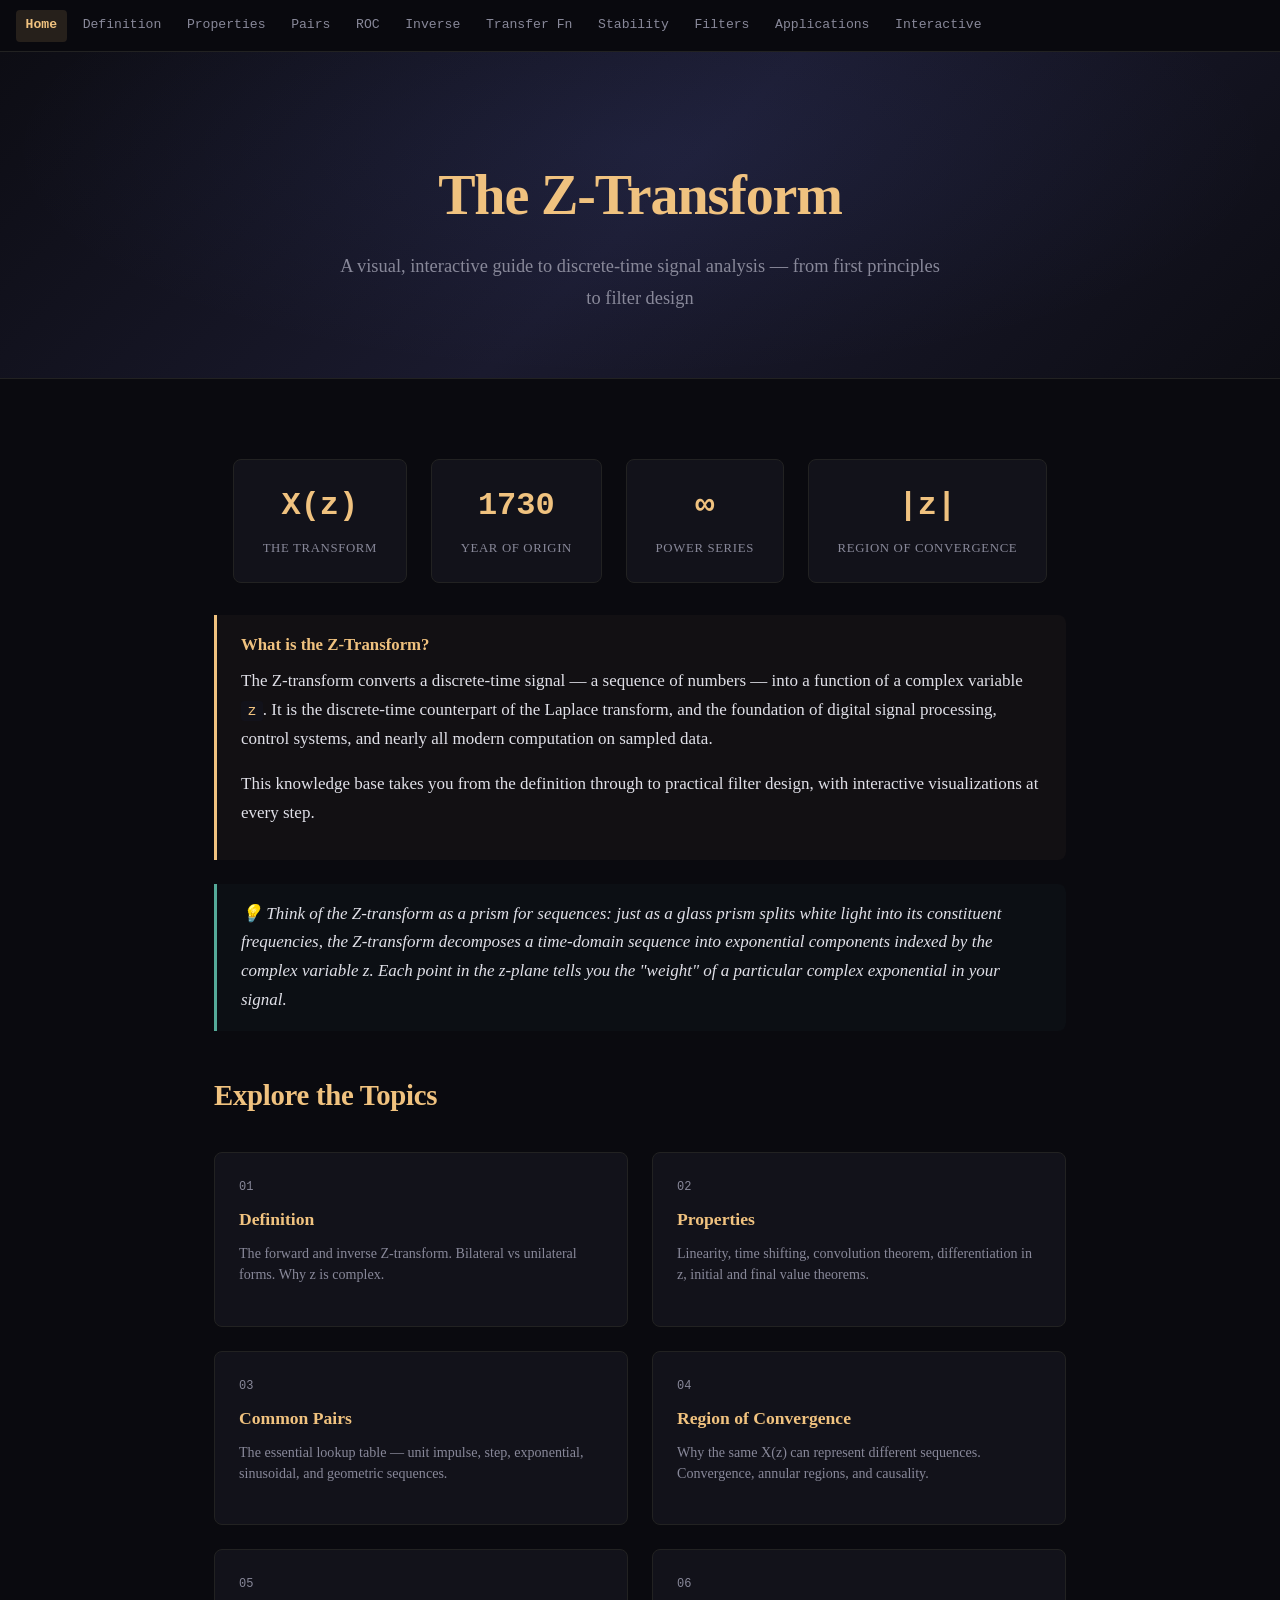
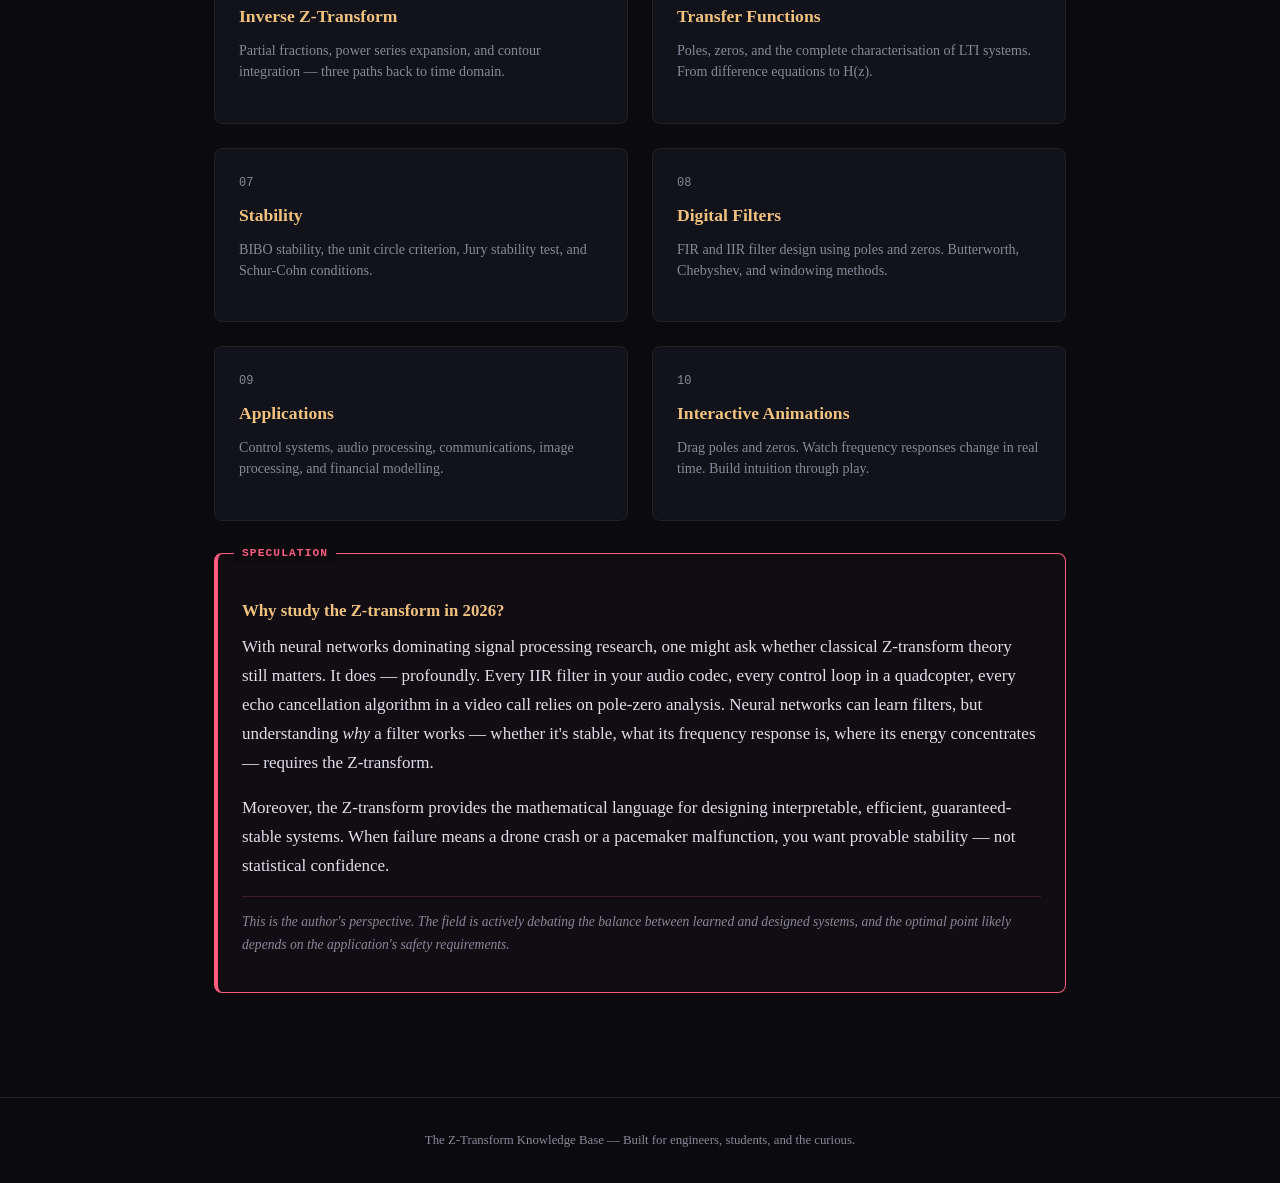
<file: index.html>
<!DOCTYPE html>
<html lang="en">
<head>
    <meta charset="UTF-8">
    <meta name="viewport" content="width=device-width, initial-scale=1.0">
    <title>The Z-Transform — A Visual Knowledge Base</title>
    <link rel="stylesheet" href="styles.css">
</head>
<body>

<nav class="nav">
    <a href="index.html" class="active">Home</a>
    <a href="definition.html">Definition</a>
    <a href="properties.html">Properties</a>
    <a href="common-pairs.html">Pairs</a>
    <a href="roc.html">ROC</a>
    <a href="inverse.html">Inverse</a>
    <a href="transfer-functions.html">Transfer Fn</a>
    <a href="stability.html">Stability</a>
    <a href="filters.html">Filters</a>
    <a href="applications.html">Applications</a>
    <a href="animations.html">Interactive</a>
</nav>

<header class="hero">
    <h1>The Z-Transform</h1>
    <p class="subtitle">A visual, interactive guide to discrete-time signal analysis — from first principles to filter design</p>
</header>

<main class="content">

    <div class="stat-strip">
        <div class="stat-card">
            <span class="number">X(z)</span>
            <span class="label">The Transform</span>
        </div>
        <div class="stat-card">
            <span class="number">1730</span>
            <span class="label">Year of Origin</span>
        </div>
        <div class="stat-card">
            <span class="number">∞</span>
            <span class="label">Power Series</span>
        </div>
        <div class="stat-card">
            <span class="number">|z|</span>
            <span class="label">Region of Convergence</span>
        </div>
    </div>

    <div class="explanation">
        <h4>What is the Z-Transform?</h4>
        <p>The Z-transform converts a discrete-time signal — a sequence of numbers — into a function of a complex variable <code>z</code>. It is the discrete-time counterpart of the Laplace transform, and the foundation of digital signal processing, control systems, and nearly all modern computation on sampled data.</p>
        <p>This knowledge base takes you from the definition through to practical filter design, with interactive visualizations at every step.</p>
    </div>

    <div class="analogy">Think of the Z-transform as a prism for sequences: just as a glass prism splits white light into its constituent frequencies, the Z-transform decomposes a time-domain sequence into exponential components indexed by the complex variable z. Each point in the z-plane tells you the "weight" of a particular complex exponential in your signal.</div>

    <h2>Explore the Topics</h2>

    <div class="card-grid">
        <a href="definition.html" class="card">
            <div class="card-number">01</div>
            <h3>Definition</h3>
            <p>The forward and inverse Z-transform. Bilateral vs unilateral forms. Why z is complex.</p>
        </a>
        <a href="properties.html" class="card">
            <div class="card-number">02</div>
            <h3>Properties</h3>
            <p>Linearity, time shifting, convolution theorem, differentiation in z, initial and final value theorems.</p>
        </a>
        <a href="common-pairs.html" class="card">
            <div class="card-number">03</div>
            <h3>Common Pairs</h3>
            <p>The essential lookup table — unit impulse, step, exponential, sinusoidal, and geometric sequences.</p>
        </a>
        <a href="roc.html" class="card">
            <div class="card-number">04</div>
            <h3>Region of Convergence</h3>
            <p>Why the same X(z) can represent different sequences. Convergence, annular regions, and causality.</p>
        </a>
        <a href="inverse.html" class="card">
            <div class="card-number">05</div>
            <h3>Inverse Z-Transform</h3>
            <p>Partial fractions, power series expansion, and contour integration — three paths back to time domain.</p>
        </a>
        <a href="transfer-functions.html" class="card">
            <div class="card-number">06</div>
            <h3>Transfer Functions</h3>
            <p>Poles, zeros, and the complete characterisation of LTI systems. From difference equations to H(z).</p>
        </a>
        <a href="stability.html" class="card">
            <div class="card-number">07</div>
            <h3>Stability</h3>
            <p>BIBO stability, the unit circle criterion, Jury stability test, and Schur-Cohn conditions.</p>
        </a>
        <a href="filters.html" class="card">
            <div class="card-number">08</div>
            <h3>Digital Filters</h3>
            <p>FIR and IIR filter design using poles and zeros. Butterworth, Chebyshev, and windowing methods.</p>
        </a>
        <a href="applications.html" class="card">
            <div class="card-number">09</div>
            <h3>Applications</h3>
            <p>Control systems, audio processing, communications, image processing, and financial modelling.</p>
        </a>
        <a href="animations.html" class="card">
            <div class="card-number">10</div>
            <h3>Interactive Animations</h3>
            <p>Drag poles and zeros. Watch frequency responses change in real time. Build intuition through play.</p>
        </a>
    </div>

    <div class="speculation-box">
        <h4>Why study the Z-transform in 2026?</h4>
        <p>With neural networks dominating signal processing research, one might ask whether classical Z-transform theory still matters. It does — profoundly. Every IIR filter in your audio codec, every control loop in a quadcopter, every echo cancellation algorithm in a video call relies on pole-zero analysis. Neural networks can learn filters, but understanding <em>why</em> a filter works — whether it's stable, what its frequency response is, where its energy concentrates — requires the Z-transform.</p>
        <p>Moreover, the Z-transform provides the mathematical language for designing interpretable, efficient, guaranteed-stable systems. When failure means a drone crash or a pacemaker malfunction, you want provable stability — not statistical confidence.</p>
        <p class="caveat">This is the author's perspective. The field is actively debating the balance between learned and designed systems, and the optimal point likely depends on the application's safety requirements.</p>
    </div>

</main>

<footer class="footer">
    The Z-Transform Knowledge Base — Built for engineers, students, and the curious.
</footer>

</body>
</html>
</file>
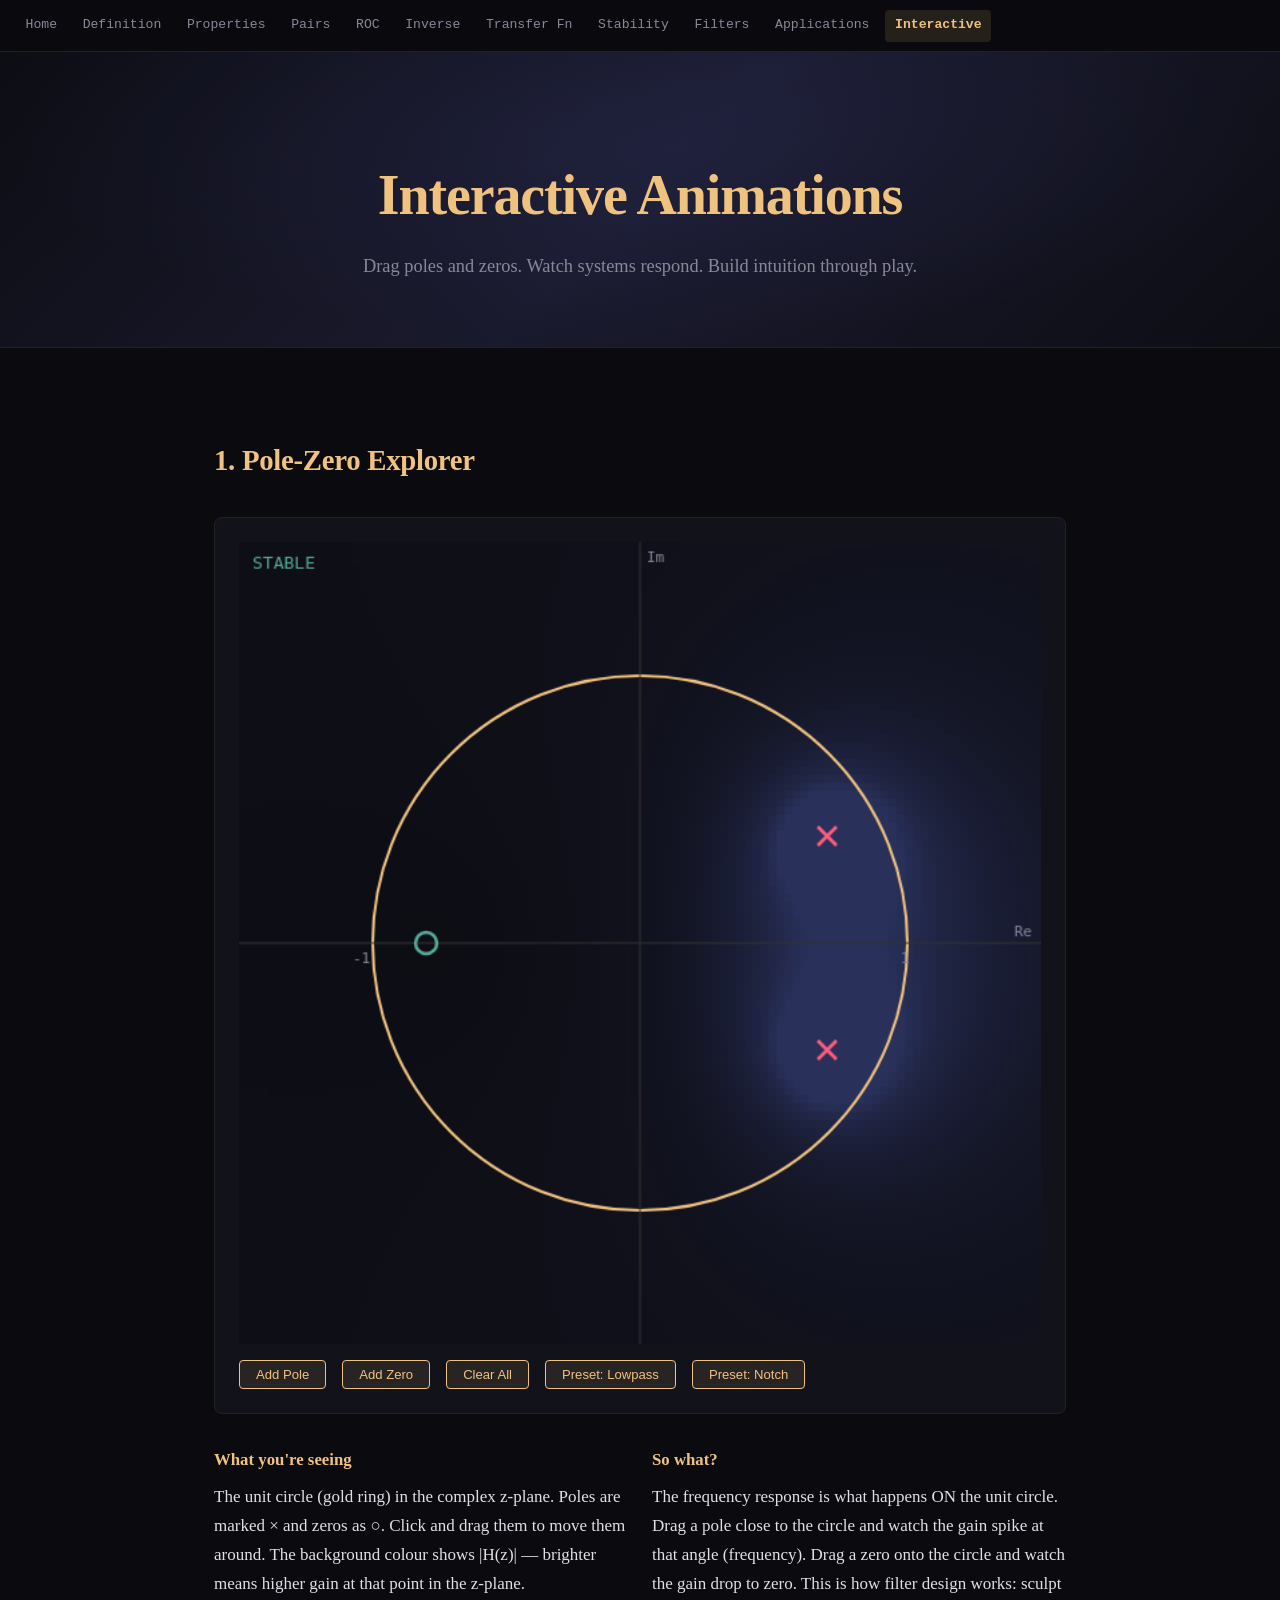
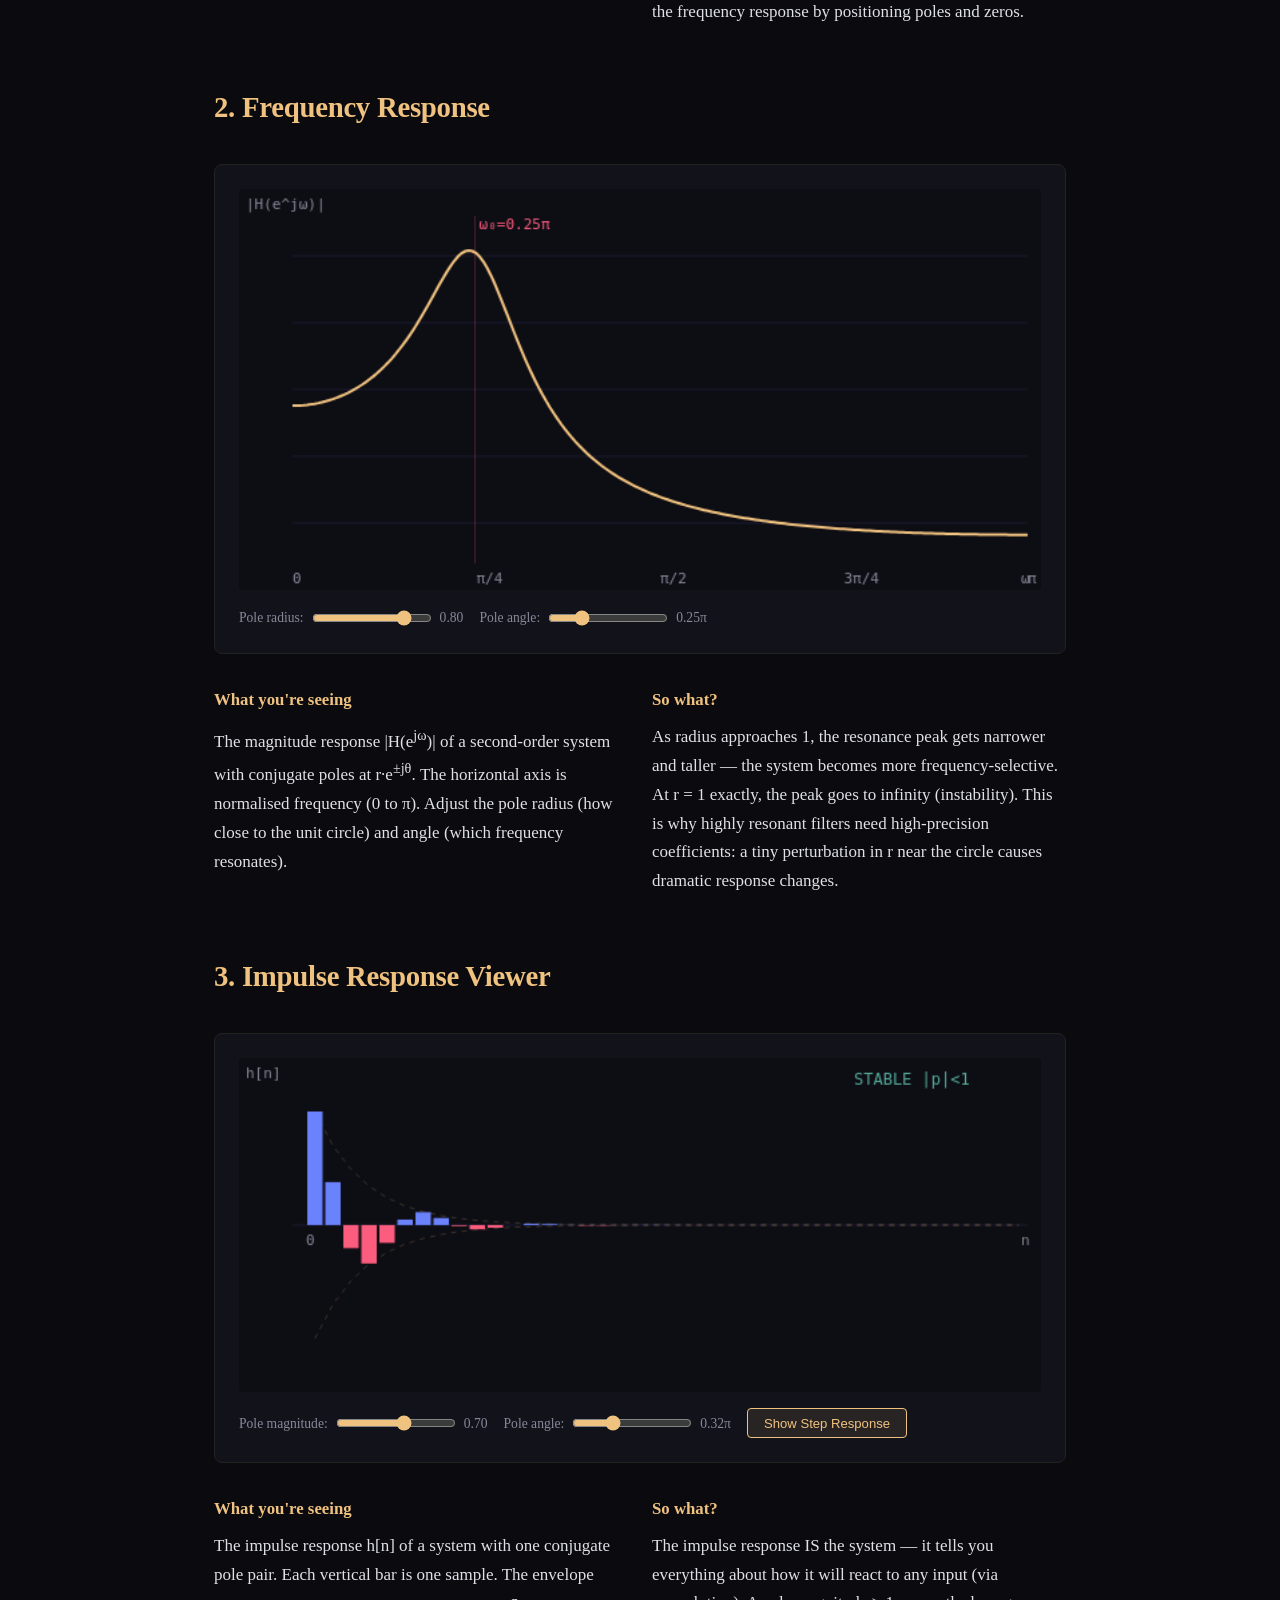
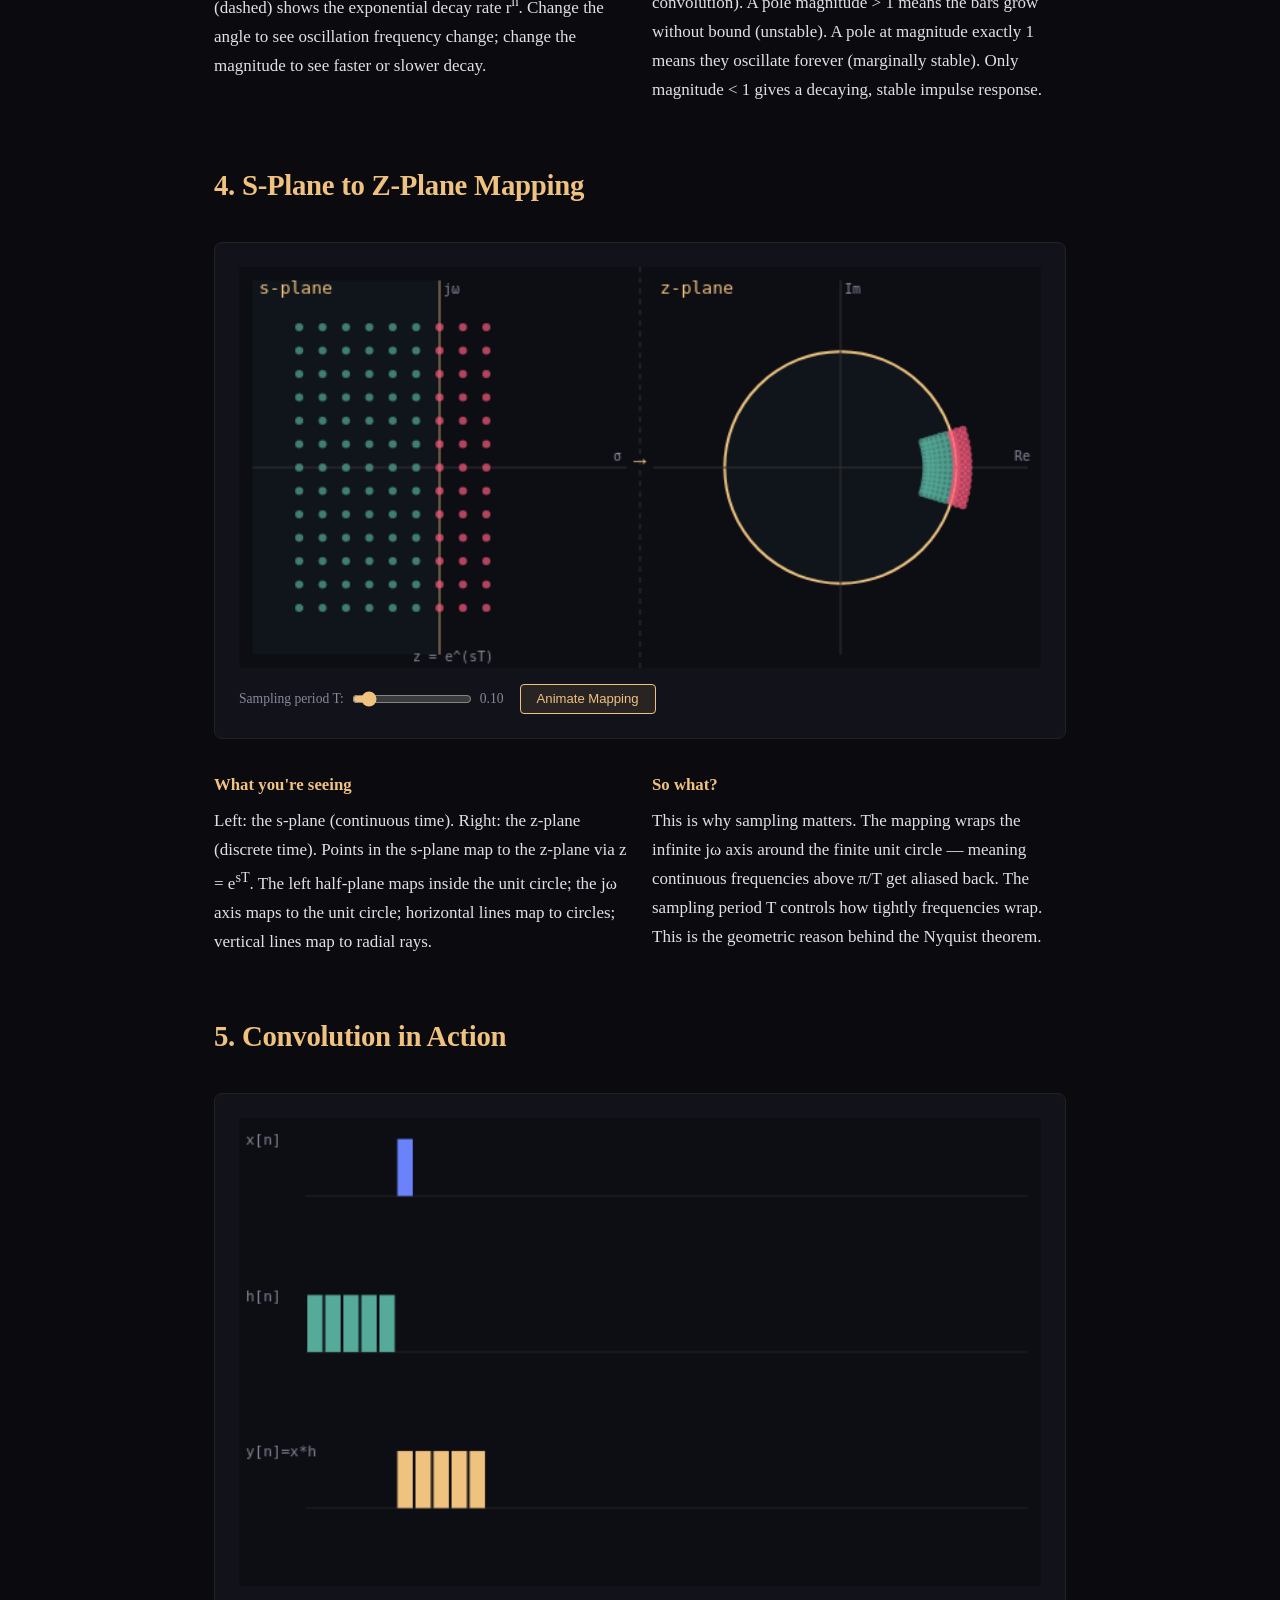
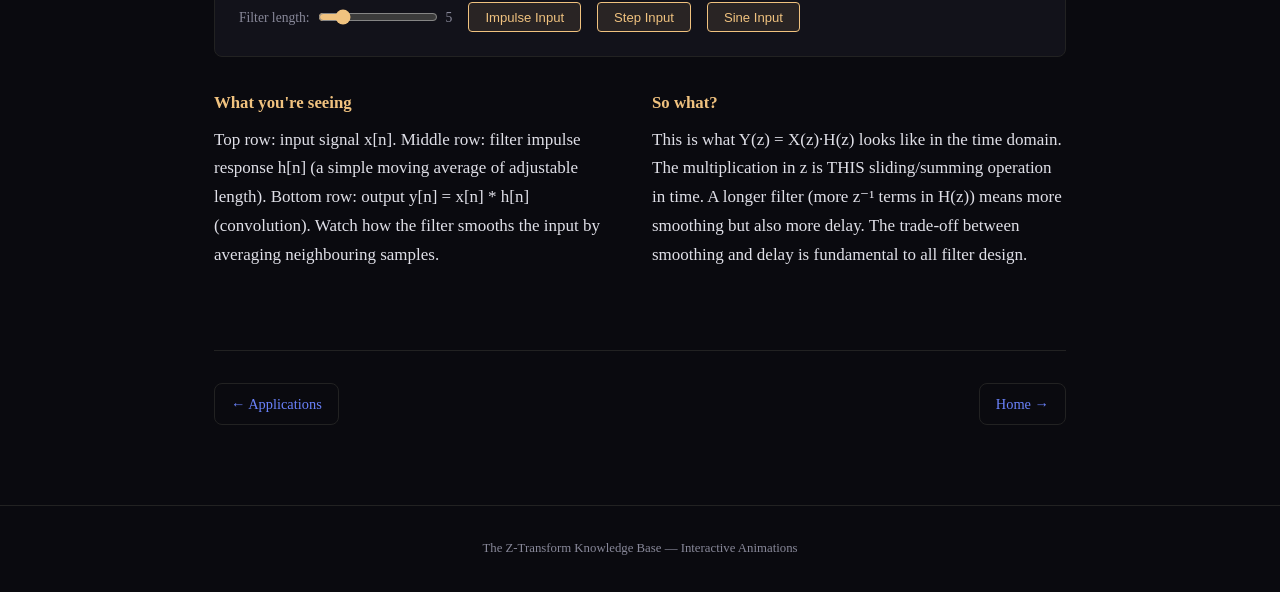
<file: animations.html>
<!DOCTYPE html>
<html lang="en">
<head>
    <meta charset="UTF-8">
    <meta name="viewport" content="width=device-width, initial-scale=1.0">
    <title>Interactive Animations — The Z-Transform</title>
    <link rel="stylesheet" href="styles.css">
</head>
<body>

<nav class="nav">
    <a href="index.html">Home</a>
    <a href="definition.html">Definition</a>
    <a href="properties.html">Properties</a>
    <a href="common-pairs.html">Pairs</a>
    <a href="roc.html">ROC</a>
    <a href="inverse.html">Inverse</a>
    <a href="transfer-functions.html">Transfer Fn</a>
    <a href="stability.html">Stability</a>
    <a href="filters.html">Filters</a>
    <a href="applications.html">Applications</a>
    <a href="animations.html" class="active">Interactive</a>
</nav>

<header class="hero">
    <h1>Interactive Animations</h1>
    <p class="subtitle">Drag poles and zeros. Watch systems respond. Build intuition through play.</p>
</header>

<main class="content">

    <!-- ==================== POLE-ZERO PLOT ==================== -->
    <h2>1. Pole-Zero Explorer</h2>

    <div class="canvas-container">
        <canvas id="pz-canvas" width="600" height="600"></canvas>
        <div class="canvas-controls">
            <button id="pz-add-pole">Add Pole</button>
            <button id="pz-add-zero">Add Zero</button>
            <button id="pz-clear">Clear All</button>
            <button id="pz-preset-lp">Preset: Lowpass</button>
            <button id="pz-preset-notch">Preset: Notch</button>
        </div>
    </div>

    <div class="explainer-grid">
        <div>
            <h4>What you're seeing</h4>
            <p>The unit circle (gold ring) in the complex z-plane. Poles are marked × and zeros as ○. Click and drag them to move them around. The background colour shows |H(z)| — brighter means higher gain at that point in the z-plane.</p>
        </div>
        <div>
            <h4>So what?</h4>
            <p>The frequency response is what happens ON the unit circle. Drag a pole close to the circle and watch the gain spike at that angle (frequency). Drag a zero onto the circle and watch the gain drop to zero. This is how filter design works: sculpt the frequency response by positioning poles and zeros.</p>
        </div>
    </div>

    <!-- ==================== FREQUENCY RESPONSE ==================== -->
    <h2>2. Frequency Response</h2>

    <div class="canvas-container">
        <canvas id="freq-canvas" width="600" height="300"></canvas>
        <div class="canvas-controls">
            <label>Pole radius: <input type="range" id="freq-r" min="0" max="99" value="80"> <span id="freq-r-val">0.80</span></label>
            <label>Pole angle: <input type="range" id="freq-theta" min="0" max="314" value="78"> <span id="freq-theta-val">π/4</span></label>
        </div>
    </div>

    <div class="explainer-grid">
        <div>
            <h4>What you're seeing</h4>
            <p>The magnitude response |H(e<sup>jω</sup>)| of a second-order system with conjugate poles at r·e<sup>±jθ</sup>. The horizontal axis is normalised frequency (0 to π). Adjust the pole radius (how close to the unit circle) and angle (which frequency resonates).</p>
        </div>
        <div>
            <h4>So what?</h4>
            <p>As radius approaches 1, the resonance peak gets narrower and taller — the system becomes more frequency-selective. At r = 1 exactly, the peak goes to infinity (instability). This is why highly resonant filters need high-precision coefficients: a tiny perturbation in r near the circle causes dramatic response changes.</p>
        </div>
    </div>

    <!-- ==================== IMPULSE RESPONSE ==================== -->
    <h2>3. Impulse Response Viewer</h2>

    <div class="canvas-container">
        <canvas id="imp-canvas" width="600" height="250"></canvas>
        <div class="canvas-controls">
            <label>Pole magnitude: <input type="range" id="imp-mag" min="0" max="120" value="70"> <span id="imp-mag-val">0.70</span></label>
            <label>Pole angle: <input type="range" id="imp-angle" min="0" max="314" value="100"> <span id="imp-angle-val">π/3.14</span></label>
            <button id="imp-step">Show Step Response</button>
        </div>
    </div>

    <div class="explainer-grid">
        <div>
            <h4>What you're seeing</h4>
            <p>The impulse response h[n] of a system with one conjugate pole pair. Each vertical bar is one sample. The envelope (dashed) shows the exponential decay rate r<sup>n</sup>. Change the angle to see oscillation frequency change; change the magnitude to see faster or slower decay.</p>
        </div>
        <div>
            <h4>So what?</h4>
            <p>The impulse response IS the system — it tells you everything about how it will react to any input (via convolution). A pole magnitude > 1 means the bars grow without bound (unstable). A pole at magnitude exactly 1 means they oscillate forever (marginally stable). Only magnitude < 1 gives a decaying, stable impulse response.</p>
        </div>
    </div>

    <!-- ==================== Z-PLANE MAPPING ==================== -->
    <h2>4. S-Plane to Z-Plane Mapping</h2>

    <div class="canvas-container">
        <canvas id="map-canvas" width="600" height="300"></canvas>
        <div class="canvas-controls">
            <label>Sampling period T: <input type="range" id="map-T" min="1" max="100" value="10"> <span id="map-T-val">0.10</span></label>
            <button id="map-animate">Animate Mapping</button>
        </div>
    </div>

    <div class="explainer-grid">
        <div>
            <h4>What you're seeing</h4>
            <p>Left: the s-plane (continuous time). Right: the z-plane (discrete time). Points in the s-plane map to the z-plane via z = e<sup>sT</sup>. The left half-plane maps inside the unit circle; the jω axis maps to the unit circle; horizontal lines map to circles; vertical lines map to radial rays.</p>
        </div>
        <div>
            <h4>So what?</h4>
            <p>This is why sampling matters. The mapping wraps the infinite jω axis around the finite unit circle — meaning continuous frequencies above π/T get aliased back. The sampling period T controls how tightly frequencies wrap. This is the geometric reason behind the Nyquist theorem.</p>
        </div>
    </div>

    <!-- ==================== CONVOLUTION ==================== -->
    <h2>5. Convolution in Action</h2>

    <div class="canvas-container">
        <canvas id="conv-canvas" width="600" height="350"></canvas>
        <div class="canvas-controls">
            <label>Filter length: <input type="range" id="conv-len" min="2" max="20" value="5"> <span id="conv-len-val">5</span></label>
            <button id="conv-impulse">Impulse Input</button>
            <button id="conv-step">Step Input</button>
            <button id="conv-sine">Sine Input</button>
        </div>
    </div>

    <div class="explainer-grid">
        <div>
            <h4>What you're seeing</h4>
            <p>Top row: input signal x[n]. Middle row: filter impulse response h[n] (a simple moving average of adjustable length). Bottom row: output y[n] = x[n] * h[n] (convolution). Watch how the filter smooths the input by averaging neighbouring samples.</p>
        </div>
        <div>
            <h4>So what?</h4>
            <p>This is what Y(z) = X(z)·H(z) looks like in the time domain. The multiplication in z is THIS sliding/summing operation in time. A longer filter (more z⁻¹ terms in H(z)) means more smoothing but also more delay. The trade-off between smoothing and delay is fundamental to all filter design.</p>
        </div>
    </div>

    <div class="page-nav">
        <a href="applications.html" class="prev">← Applications</a>
        <a href="index.html" class="next">Home →</a>
    </div>

</main>

<footer class="footer">
    The Z-Transform Knowledge Base — Interactive Animations
</footer>

<script>
// ===================== POLE-ZERO EXPLORER =====================
(function() {
    const canvas = document.getElementById('pz-canvas');
    const ctx = canvas.getContext('2d');
    const W = canvas.width, H = canvas.height;
    const cx = W/2, cy = H/2, scale = W/3;

    let poles = [];
    let zeros = [];
    let dragging = null;

    function toScreen(re, im) { return [cx + re*scale, cy - im*scale]; }
    function toComplex(sx, sy) { return [(sx - cx)/scale, (cy - sy)/scale]; }

    function computeH(zr, zi) {
        let nr = 1, ni = 0;
        for (let z of zeros) {
            let dr = zr - z[0], di = zi - z[1];
            let tr = nr*dr - ni*di, ti = nr*di + ni*dr;
            nr = tr; ni = ti;
        }
        let ddr = 1, ddi = 0;
        for (let p of poles) {
            let dr = zr - p[0], di = zi - p[1];
            let tr = ddr*dr - ddi*di, ti = ddr*di + ddi*dr;
            ddr = tr; ddi = ti;
        }
        let denom = ddr*ddr + ddi*ddi;
        if (denom < 1e-10) return 100;
        let hr = (nr*ddr + ni*ddi)/denom;
        let hi = (ni*ddr - nr*ddi)/denom;
        return Math.sqrt(hr*hr + hi*hi);
    }

    function draw() {
        ctx.fillStyle = '#0d0d14';
        ctx.fillRect(0, 0, W, H);

        // Draw magnitude heatmap (low res for performance)
        const step = 6;
        for (let sx = 0; sx < W; sx += step) {
            for (let sy = 0; sy < H; sy += step) {
                let [re, im] = toComplex(sx, sy);
                let mag = computeH(re, im);
                let brightness = Math.min(mag * 30, 255);
                ctx.fillStyle = `rgba(106, 130, 251, ${brightness/255 * 0.3})`;
                ctx.fillRect(sx, sy, step, step);
            }
        }

        // Unit circle
        ctx.beginPath();
        ctx.arc(cx, cy, scale, 0, 2*Math.PI);
        ctx.strokeStyle = '#f0c27f';
        ctx.lineWidth = 2;
        ctx.stroke();

        // Axes
        ctx.beginPath();
        ctx.moveTo(0, cy); ctx.lineTo(W, cy);
        ctx.moveTo(cx, 0); ctx.lineTo(cx, H);
        ctx.strokeStyle = '#333';
        ctx.lineWidth = 1;
        ctx.stroke();

        // Axis labels
        ctx.fillStyle = '#889';
        ctx.font = '11px Menlo, monospace';
        ctx.fillText('Re', W - 20, cy - 5);
        ctx.fillText('Im', cx + 5, 15);
        ctx.fillText('1', cx + scale - 5, cy + 15);
        ctx.fillText('-1', cx - scale - 15, cy + 15);

        // Draw zeros
        ctx.strokeStyle = '#5a9';
        ctx.lineWidth = 2.5;
        for (let z of zeros) {
            let [sx, sy] = toScreen(z[0], z[1]);
            ctx.beginPath();
            ctx.arc(sx, sy, 8, 0, 2*Math.PI);
            ctx.stroke();
        }

        // Draw poles
        ctx.strokeStyle = '#fc5c7d';
        ctx.lineWidth = 2.5;
        for (let p of poles) {
            let [sx, sy] = toScreen(p[0], p[1]);
            ctx.beginPath();
            ctx.moveTo(sx-7, sy-7); ctx.lineTo(sx+7, sy+7);
            ctx.moveTo(sx+7, sy-7); ctx.lineTo(sx-7, sy+7);
            ctx.stroke();
        }

        // Stability indicator
        let stable = poles.every(p => Math.sqrt(p[0]*p[0]+p[1]*p[1]) < 1);
        ctx.fillStyle = stable ? '#5a9' : '#fc5c7d';
        ctx.font = '13px Menlo, monospace';
        ctx.fillText(stable ? 'STABLE' : 'UNSTABLE', 10, 20);
    }

    canvas.addEventListener('mousedown', function(e) {
        let rect = canvas.getBoundingClientRect();
        let mx = (e.clientX - rect.left) * (W / rect.width);
        let my = (e.clientY - rect.top) * (H / rect.height);
        let [re, im] = toComplex(mx, my);

        // Check if clicking near existing pole/zero
        for (let i = 0; i < poles.length; i++) {
            let d = Math.hypot(re - poles[i][0], im - poles[i][1]);
            if (d < 0.1) { dragging = {type: 'pole', idx: i}; return; }
        }
        for (let i = 0; i < zeros.length; i++) {
            let d = Math.hypot(re - zeros[i][0], im - zeros[i][1]);
            if (d < 0.1) { dragging = {type: 'zero', idx: i}; return; }
        }
    });

    canvas.addEventListener('mousemove', function(e) {
        if (!dragging) return;
        let rect = canvas.getBoundingClientRect();
        let mx = (e.clientX - rect.left) * (W / rect.width);
        let my = (e.clientY - rect.top) * (H / rect.height);
        let [re, im] = toComplex(mx, my);
        if (dragging.type === 'pole') poles[dragging.idx] = [re, im];
        else zeros[dragging.idx] = [re, im];
        draw();
    });

    canvas.addEventListener('mouseup', function() { dragging = null; });
    canvas.addEventListener('mouseleave', function() { dragging = null; });

    document.getElementById('pz-add-pole').addEventListener('click', function() {
        poles.push([0.5, 0.3]);
        poles.push([0.5, -0.3]);
        draw();
    });

    document.getElementById('pz-add-zero').addEventListener('click', function() {
        zeros.push([-0.5, 0.3]);
        zeros.push([-0.5, -0.3]);
        draw();
    });

    document.getElementById('pz-clear').addEventListener('click', function() {
        poles = []; zeros = []; draw();
    });

    document.getElementById('pz-preset-lp').addEventListener('click', function() {
        poles = [[0.6, 0.3], [0.6, -0.3]];
        zeros = [[-1, 0]];
        draw();
    });

    document.getElementById('pz-preset-notch').addEventListener('click', function() {
        let theta = Math.PI/4;
        poles = [[0.9*Math.cos(theta), 0.9*Math.sin(theta)], [0.9*Math.cos(theta), -0.9*Math.sin(theta)]];
        zeros = [[Math.cos(theta), Math.sin(theta)], [Math.cos(theta), -Math.sin(theta)]];
        draw();
    });

    // Initial state
    poles = [[0.7, 0.4], [0.7, -0.4]];
    zeros = [[-0.8, 0]];
    draw();
})();

// ===================== FREQUENCY RESPONSE =====================
(function() {
    const canvas = document.getElementById('freq-canvas');
    const ctx = canvas.getContext('2d');
    const W = canvas.width, H = canvas.height;

    const rSlider = document.getElementById('freq-r');
    const thetaSlider = document.getElementById('freq-theta');
    const rVal = document.getElementById('freq-r-val');
    const thetaVal = document.getElementById('freq-theta-val');

    function draw() {
        let r = parseInt(rSlider.value) / 100;
        let theta = parseInt(thetaSlider.value) / 100;
        rVal.textContent = r.toFixed(2);
        thetaVal.textContent = (theta / Math.PI).toFixed(2) + 'π';

        ctx.fillStyle = '#0d0d14';
        ctx.fillRect(0, 0, W, H);

        // Grid
        ctx.strokeStyle = '#1a1a2e';
        ctx.lineWidth = 1;
        for (let i = 1; i < 6; i++) {
            let y = H - i * (H/6);
            ctx.beginPath(); ctx.moveTo(40, y); ctx.lineTo(W-10, y); ctx.stroke();
        }

        // Compute frequency response
        let points = [];
        let maxMag = 0;
        for (let i = 0; i <= 200; i++) {
            let w = (i / 200) * Math.PI;
            let cosw = Math.cos(w), sinw = Math.sin(w);
            // H(z) = 1 / [(z - r*e^jtheta)(z - r*e^-jtheta)]
            // = 1 / [z^2 - 2r*cos(theta)*z + r^2]
            // evaluate at z = e^jw
            let dr = Math.cos(w) - r*Math.cos(theta);
            let di = Math.sin(w) - r*Math.sin(theta);
            let d1 = Math.sqrt(dr*dr + di*di);
            let dr2 = Math.cos(w) - r*Math.cos(-theta);
            let di2 = Math.sin(w) - r*Math.sin(-theta);
            let d2 = Math.sqrt(dr2*dr2 + di2*di2);
            let mag = 1 / (d1 * d2);
            points.push(mag);
            if (mag > maxMag) maxMag = mag;
        }

        // Normalize and draw
        let plotH = H - 40;
        let plotW = W - 50;
        ctx.beginPath();
        ctx.strokeStyle = '#f0c27f';
        ctx.lineWidth = 2;
        for (let i = 0; i <= 200; i++) {
            let x = 40 + (i/200) * plotW;
            let y = H - 20 - (points[i]/maxMag) * plotH * 0.9;
            if (i === 0) ctx.moveTo(x, y); else ctx.lineTo(x, y);
        }
        ctx.stroke();

        // Axes labels
        ctx.fillStyle = '#889';
        ctx.font = '11px Menlo, monospace';
        ctx.fillText('0', 40, H - 5);
        ctx.fillText('π/4', 40 + plotW*0.25, H - 5);
        ctx.fillText('π/2', 40 + plotW*0.5, H - 5);
        ctx.fillText('3π/4', 40 + plotW*0.75, H - 5);
        ctx.fillText('π', 40 + plotW, H - 5);
        ctx.fillText('|H(e^jω)|', 5, 15);
        ctx.fillText('ω', W - 15, H - 5);

        // Mark resonant frequency
        ctx.strokeStyle = '#fc5c7d44';
        ctx.lineWidth = 1;
        let resonantX = 40 + (theta/Math.PI) * plotW;
        ctx.beginPath(); ctx.moveTo(resonantX, 20); ctx.lineTo(resonantX, H-20); ctx.stroke();
        ctx.fillStyle = '#fc5c7d';
        ctx.fillText('ω₀=' + (theta/Math.PI).toFixed(2) + 'π', resonantX + 3, 30);
    }

    rSlider.addEventListener('input', draw);
    thetaSlider.addEventListener('input', draw);
    draw();
})();

// ===================== IMPULSE RESPONSE =====================
(function() {
    const canvas = document.getElementById('imp-canvas');
    const ctx = canvas.getContext('2d');
    const W = canvas.width, H = canvas.height;

    const magSlider = document.getElementById('imp-mag');
    const angleSlider = document.getElementById('imp-angle');
    const magVal = document.getElementById('imp-mag-val');
    const angleVal = document.getElementById('imp-angle-val');
    let showStep = false;

    document.getElementById('imp-step').addEventListener('click', function() {
        showStep = !showStep;
        this.textContent = showStep ? 'Show Impulse Response' : 'Show Step Response';
        draw();
    });

    function draw() {
        let r = parseInt(magSlider.value) / 100;
        let theta = parseInt(angleSlider.value) / 100;
        magVal.textContent = r.toFixed(2);
        angleVal.textContent = (theta/Math.PI).toFixed(2) + 'π';

        ctx.fillStyle = '#0d0d14';
        ctx.fillRect(0, 0, W, H);

        let N = 40;
        let samples = [];
        let maxAbs = 0;

        for (let n = 0; n < N; n++) {
            let h;
            if (showStep) {
                // Step response = running sum of impulse response
                h = 0;
                for (let k = 0; k <= n; k++) {
                    h += Math.pow(r, k) * Math.cos(theta * k);
                }
            } else {
                h = Math.pow(r, n) * Math.cos(theta * n);
            }
            samples.push(h);
            if (Math.abs(h) > maxAbs) maxAbs = Math.abs(h);
        }
        if (maxAbs < 0.01) maxAbs = 1;

        let plotH = H - 50;
        let baseline = H/2;
        let barW = (W - 60) / N;

        // Grid
        ctx.strokeStyle = '#1a1a2e';
        ctx.lineWidth = 1;
        ctx.beginPath(); ctx.moveTo(40, baseline); ctx.lineTo(W-10, baseline); ctx.stroke();

        // Envelope (for impulse only)
        if (!showStep) {
            ctx.strokeStyle = '#f0c27f33';
            ctx.lineWidth = 1;
            ctx.setLineDash([4, 4]);
            ctx.beginPath();
            for (let n = 0; n < N; n++) {
                let env = Math.pow(r, n);
                let y = baseline - (env/maxAbs) * (plotH/2) * 0.85;
                let x = 50 + n * barW + barW/2;
                if (n === 0) ctx.moveTo(x, y); else ctx.lineTo(x, y);
            }
            ctx.stroke();
            ctx.beginPath();
            for (let n = 0; n < N; n++) {
                let env = -Math.pow(r, n);
                let y = baseline - (env/maxAbs) * (plotH/2) * 0.85;
                let x = 50 + n * barW + barW/2;
                if (n === 0) ctx.moveTo(x, y); else ctx.lineTo(x, y);
            }
            ctx.stroke();
            ctx.setLineDash([]);
        }

        // Bars
        for (let n = 0; n < N; n++) {
            let val = samples[n] / maxAbs;
            let barH = val * (plotH/2) * 0.85;
            let x = 50 + n * barW;
            let color = val >= 0 ? '#6a82fb' : '#fc5c7d';
            ctx.fillStyle = color;
            ctx.fillRect(x + 1, baseline - Math.max(barH, 0), barW - 2, Math.abs(barH));
        }

        // Labels
        ctx.fillStyle = '#889';
        ctx.font = '11px Menlo, monospace';
        ctx.fillText('n', W - 15, baseline + 15);
        ctx.fillText(showStep ? 's[n]' : 'h[n]', 5, 15);
        ctx.fillText('0', 50, baseline + 15);

        // Stability indicator
        let stable = r < 1;
        ctx.fillStyle = stable ? '#5a9' : '#fc5c7d';
        ctx.font = '12px Menlo, monospace';
        ctx.fillText(r >= 1 ? (r === 1 ? 'MARGINAL |p|=1' : 'UNSTABLE |p|>1') : 'STABLE |p|<1', W - 140, 20);
    }

    magSlider.addEventListener('input', draw);
    angleSlider.addEventListener('input', draw);
    draw();
})();

// ===================== S-PLANE TO Z-PLANE MAPPING =====================
(function() {
    const canvas = document.getElementById('map-canvas');
    const ctx = canvas.getContext('2d');
    const W = canvas.width, H = canvas.height;
    const halfW = W/2;

    const TSlider = document.getElementById('map-T');
    const TVal = document.getElementById('map-T-val');
    let animating = false;
    let animPhase = 0;

    function draw() {
        let T = parseInt(TSlider.value) / 100;
        TVal.textContent = T.toFixed(2);

        ctx.fillStyle = '#0d0d14';
        ctx.fillRect(0, 0, W, H);

        // S-plane (left half)
        let sW = halfW - 20, sH = H - 20;
        let sCx = halfW/2, sCy = H/2;
        let sScale = sH / 8;

        // Left half plane shading
        ctx.fillStyle = 'rgba(85, 170, 153, 0.05)';
        ctx.fillRect(10, 10, sCx - 10, sH);

        // S-plane axes
        ctx.strokeStyle = '#333';
        ctx.lineWidth = 1;
        ctx.beginPath();
        ctx.moveTo(10, sCy); ctx.lineTo(halfW - 10, sCy);
        ctx.moveTo(sCx, 10); ctx.lineTo(sCx, H - 10);
        ctx.stroke();

        // jw axis label
        ctx.strokeStyle = '#f0c27f55';
        ctx.lineWidth = 2;
        ctx.beginPath(); ctx.moveTo(sCx, 10); ctx.lineTo(sCx, H-10); ctx.stroke();

        // Z-plane (right half)
        let zCx = halfW + halfW/2, zCy = H/2;
        let zScale = (H - 40) / 3;

        // Unit circle
        ctx.beginPath();
        ctx.arc(zCx, zCy, zScale, 0, 2*Math.PI);
        ctx.strokeStyle = '#f0c27f';
        ctx.lineWidth = 2;
        ctx.stroke();

        // Inside unit circle shading
        ctx.fillStyle = 'rgba(85, 170, 153, 0.05)';
        ctx.beginPath();
        ctx.arc(zCx, zCy, zScale, 0, 2*Math.PI);
        ctx.fill();

        // Z-plane axes
        ctx.strokeStyle = '#333';
        ctx.lineWidth = 1;
        ctx.beginPath();
        ctx.moveTo(halfW + 10, zCy); ctx.lineTo(W - 10, zCy);
        ctx.moveTo(zCx, 10); ctx.lineTo(zCx, H - 10);
        ctx.stroke();

        // Map some points
        let points = [];
        // Grid of s-plane points
        for (let sigma = -3; sigma <= 1; sigma += 0.5) {
            for (let omega = -3; omega <= 3; omega += 0.5) {
                points.push([sigma, omega]);
            }
        }

        // Add animated point
        if (animating) {
            let sigma = -1 + Math.sin(animPhase) * 2;
            let omega = Math.cos(animPhase * 0.7) * 3;
            points.push([sigma, omega]);
        }

        for (let [sigma, omega] of points) {
            // s-plane position
            let sx = sCx + sigma * sScale;
            let sy = sCy - omega * sScale;

            // z = e^(sT) = e^((sigma+jomega)*T)
            let zMag = Math.exp(sigma * T);
            let zAngle = omega * T;
            let zx = zCx + zMag * Math.cos(zAngle) * zScale;
            let zy = zCy - zMag * Math.sin(zAngle) * zScale;

            if (sx > 10 && sx < halfW - 10 && sy > 10 && sy < H - 10) {
                let isStable = sigma < 0;
                ctx.fillStyle = isStable ? 'rgba(85, 170, 153, 0.7)' : 'rgba(252, 92, 125, 0.7)';
                ctx.beginPath(); ctx.arc(sx, sy, 3, 0, 2*Math.PI); ctx.fill();
            }

            if (zx > halfW + 5 && zx < W - 5 && zy > 5 && zy < H - 5) {
                let isStable = zMag < 1;
                ctx.fillStyle = isStable ? 'rgba(85, 170, 153, 0.7)' : 'rgba(252, 92, 125, 0.7)';
                ctx.beginPath(); ctx.arc(zx, zy, 3, 0, 2*Math.PI); ctx.fill();
            }
        }

        // Labels
        ctx.fillStyle = '#f0c27f';
        ctx.font = '13px Menlo, monospace';
        ctx.fillText('s-plane', 15, 20);
        ctx.fillText('z-plane', halfW + 15, 20);
        ctx.fillStyle = '#889';
        ctx.font = '10px Menlo, monospace';
        ctx.fillText('σ', halfW - 20, sCy - 5);
        ctx.fillText('jω', sCx + 3, 20);
        ctx.fillText('Re', W - 20, zCy - 5);
        ctx.fillText('Im', zCx + 3, 20);
        ctx.fillText('z = e^(sT)', halfW/2 - 20, H - 5);

        // Divider
        ctx.strokeStyle = '#333';
        ctx.lineWidth = 1;
        ctx.setLineDash([4, 4]);
        ctx.beginPath(); ctx.moveTo(halfW, 0); ctx.lineTo(halfW, H); ctx.stroke();
        ctx.setLineDash([]);

        // Arrow
        ctx.fillStyle = '#f0c27f';
        ctx.font = '16px serif';
        ctx.fillText('→', halfW - 8, H/2);
    }

    TSlider.addEventListener('input', draw);

    document.getElementById('map-animate').addEventListener('click', function() {
        animating = !animating;
        this.textContent = animating ? 'Stop' : 'Animate Mapping';
        if (animating) animate();
    });

    function animate() {
        if (!animating) return;
        animPhase += 0.03;
        draw();
        requestAnimationFrame(animate);
    }

    draw();
})();

// ===================== CONVOLUTION =====================
(function() {
    const canvas = document.getElementById('conv-canvas');
    const ctx = canvas.getContext('2d');
    const W = canvas.width, H = canvas.height;

    const lenSlider = document.getElementById('conv-len');
    const lenVal = document.getElementById('conv-len-val');
    let inputType = 'impulse';

    document.getElementById('conv-impulse').addEventListener('click', function() { inputType = 'impulse'; draw(); });
    document.getElementById('conv-step').addEventListener('click', function() { inputType = 'step'; draw(); });
    document.getElementById('conv-sine').addEventListener('click', function() { inputType = 'sine'; draw(); });

    function draw() {
        let M = parseInt(lenSlider.value);
        lenVal.textContent = M;

        ctx.fillStyle = '#0d0d14';
        ctx.fillRect(0, 0, W, H);

        let N = 40;
        let x = new Array(N).fill(0);
        let h = new Array(N).fill(0);

        // Generate input
        if (inputType === 'impulse') {
            x[5] = 1;
        } else if (inputType === 'step') {
            for (let i = 5; i < N; i++) x[i] = 1;
        } else {
            for (let i = 0; i < N; i++) x[i] = Math.sin(2*Math.PI*i/8);
        }

        // Filter (moving average)
        for (let i = 0; i < M; i++) h[i] = 1/M;

        // Convolve
        let y = new Array(N).fill(0);
        for (let n = 0; n < N; n++) {
            for (let k = 0; k < M; k++) {
                if (n - k >= 0) y[n] += h[k] * x[n-k];
            }
        }

        let rowH = H / 3 - 10;
        let barW = (W - 60) / N;

        function drawRow(data, yOffset, label, color) {
            let maxAbs = Math.max(...data.map(Math.abs), 0.01);
            let baseline = yOffset + rowH/2;

            // Baseline
            ctx.strokeStyle = '#222';
            ctx.lineWidth = 1;
            ctx.beginPath(); ctx.moveTo(50, baseline); ctx.lineTo(W-10, baseline); ctx.stroke();

            // Bars
            ctx.fillStyle = color;
            for (let i = 0; i < N; i++) {
                let val = data[i] / maxAbs;
                let barH = val * (rowH/2) * 0.8;
                let bx = 50 + i * barW;
                ctx.fillRect(bx + 1, baseline - Math.max(barH, 0), barW - 2, Math.abs(barH));
            }

            // Label
            ctx.fillStyle = '#889';
            ctx.font = '11px Menlo, monospace';
            ctx.fillText(label, 5, yOffset + 15);
        }

        drawRow(x, 5, 'x[n]', '#6a82fb');
        drawRow(h, rowH + 15, 'h[n]', '#5a9');
        drawRow(y, 2*rowH + 25, 'y[n]=x*h', '#f0c27f');
    }

    lenSlider.addEventListener('input', draw);
    draw();
})();
</script>

</body>
</html>
</file>
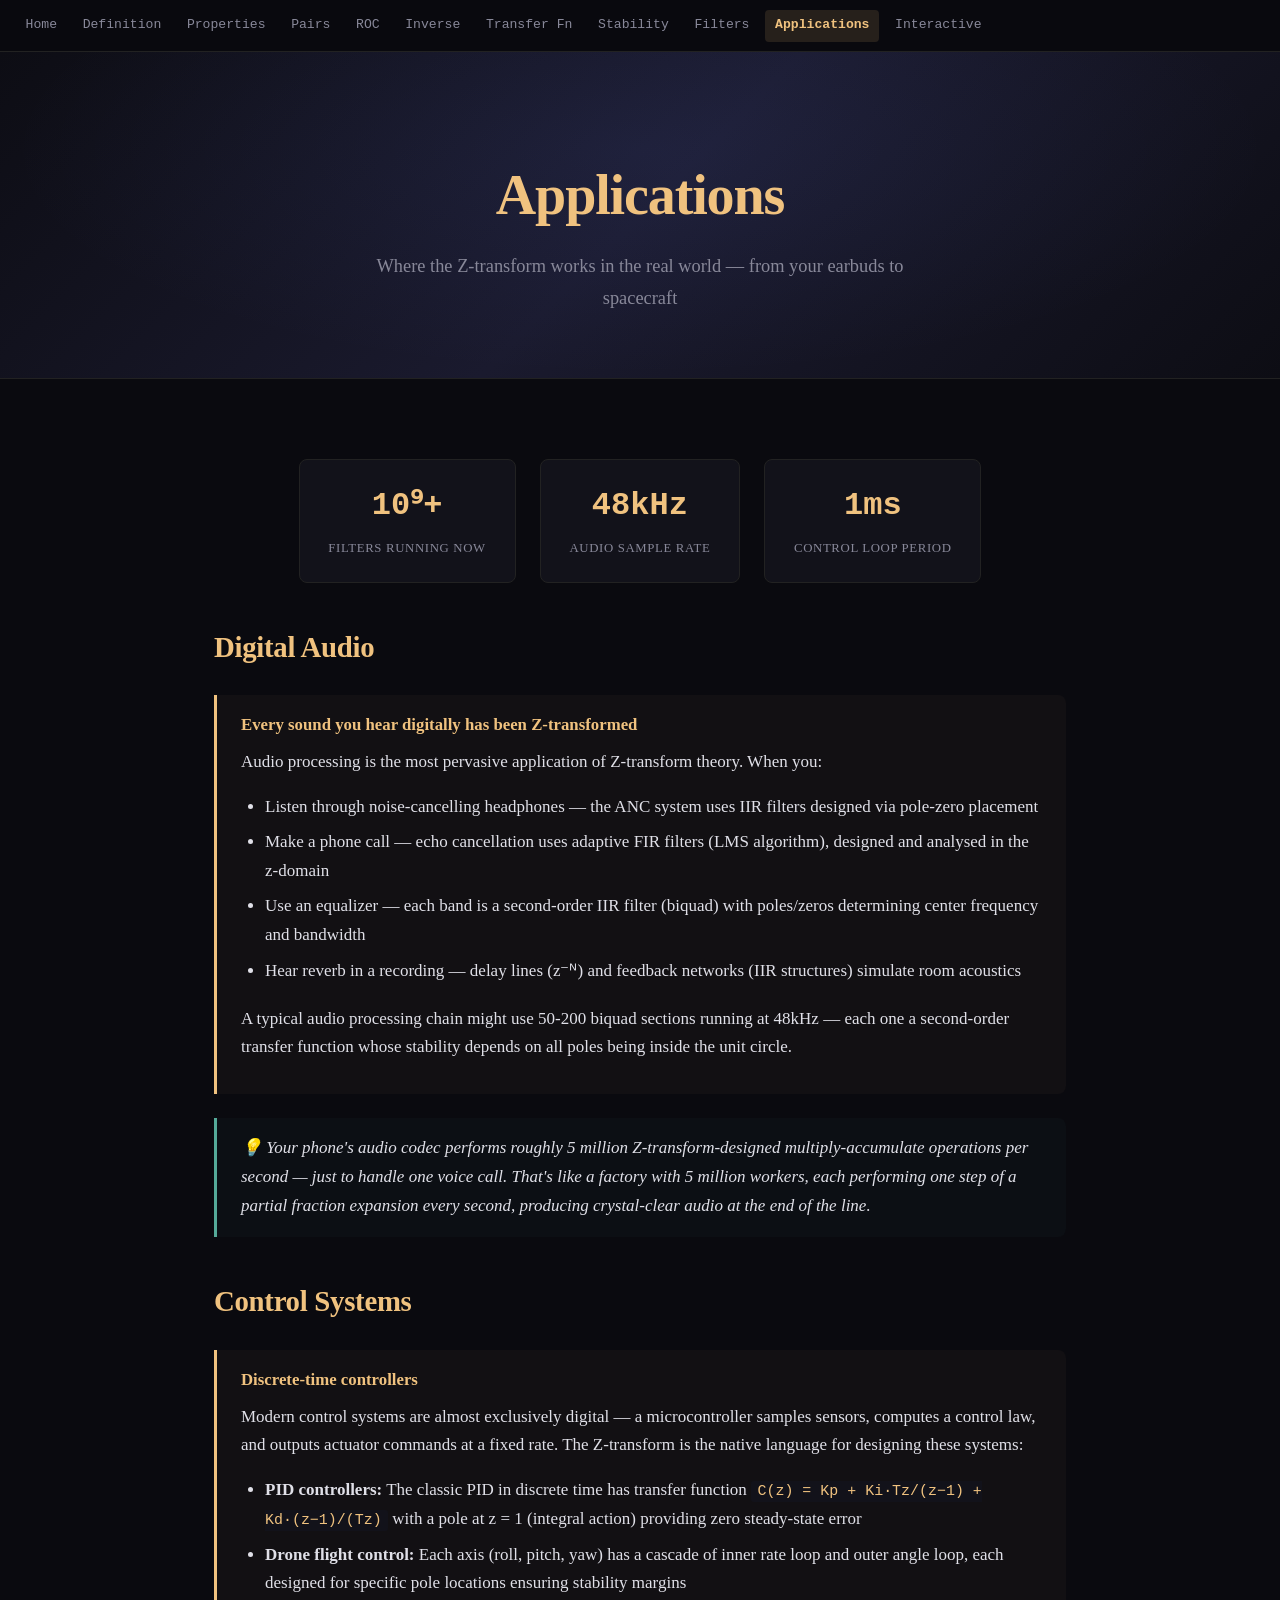
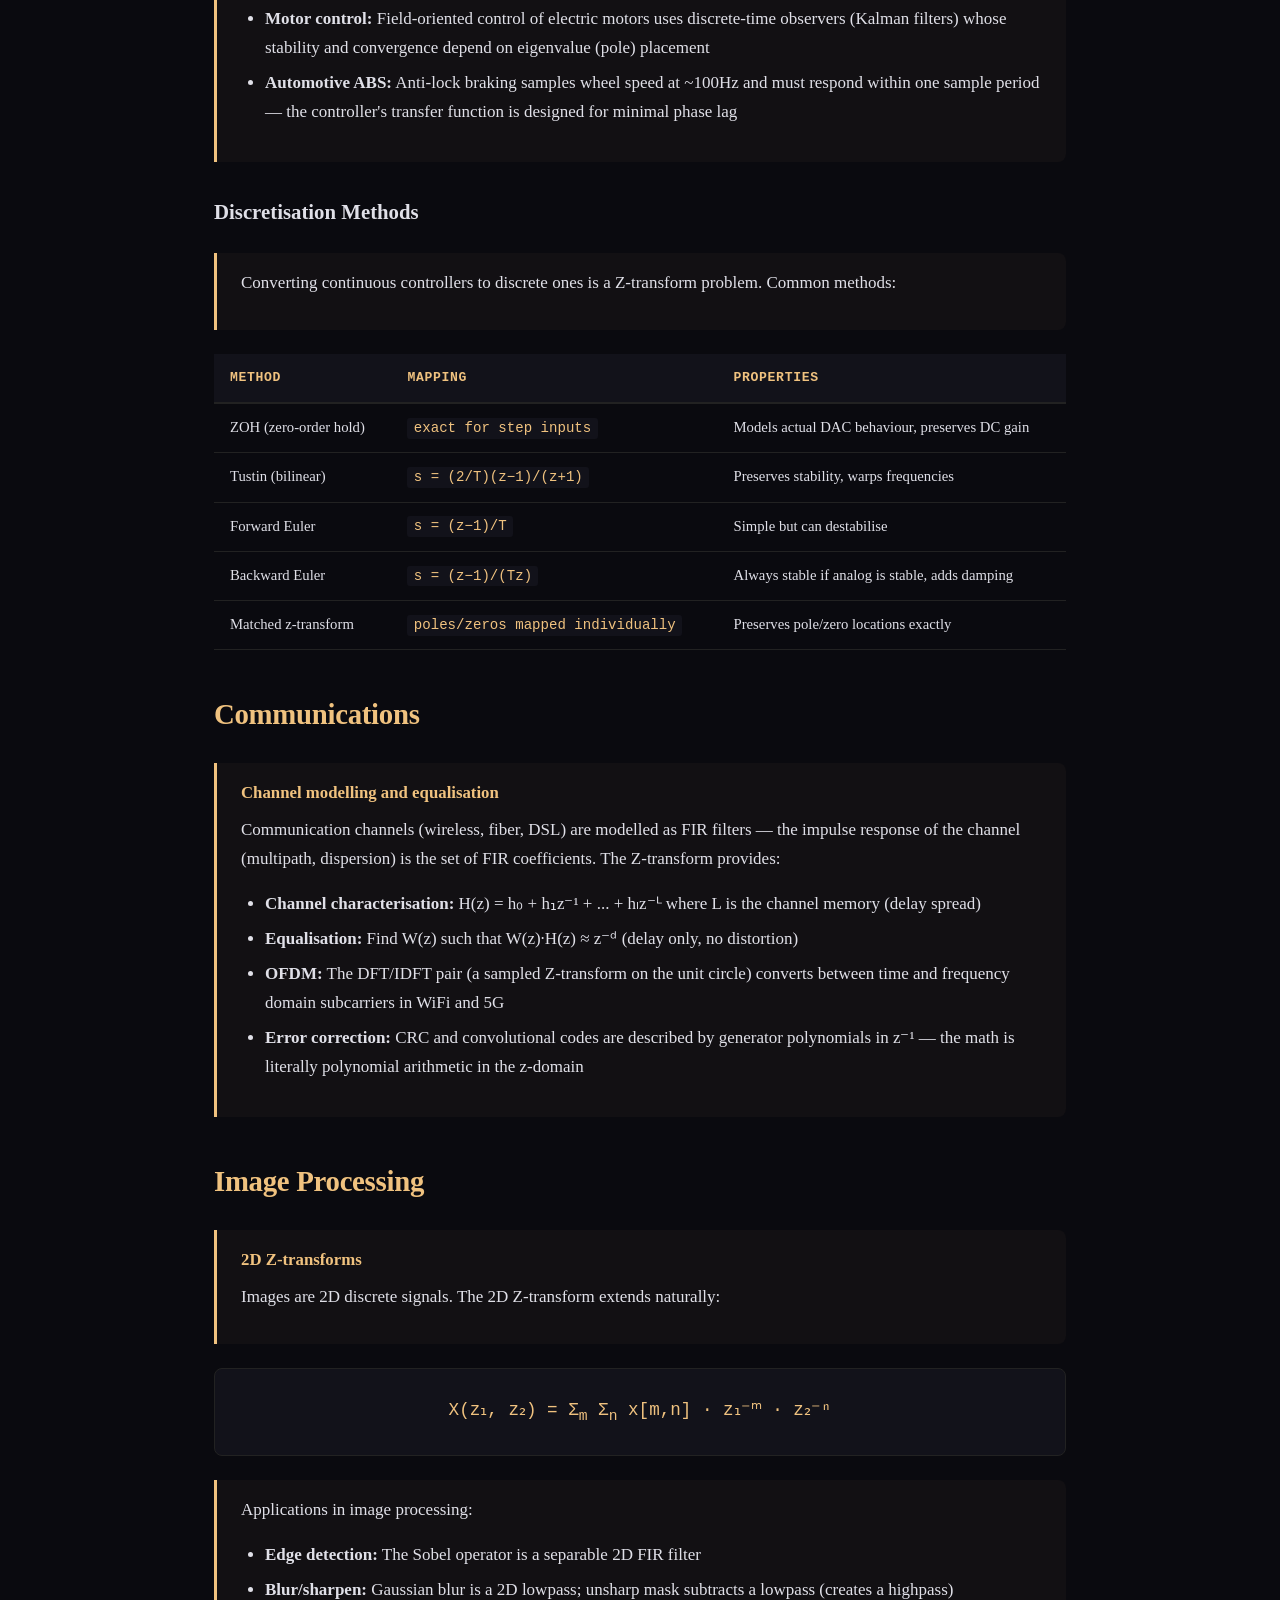
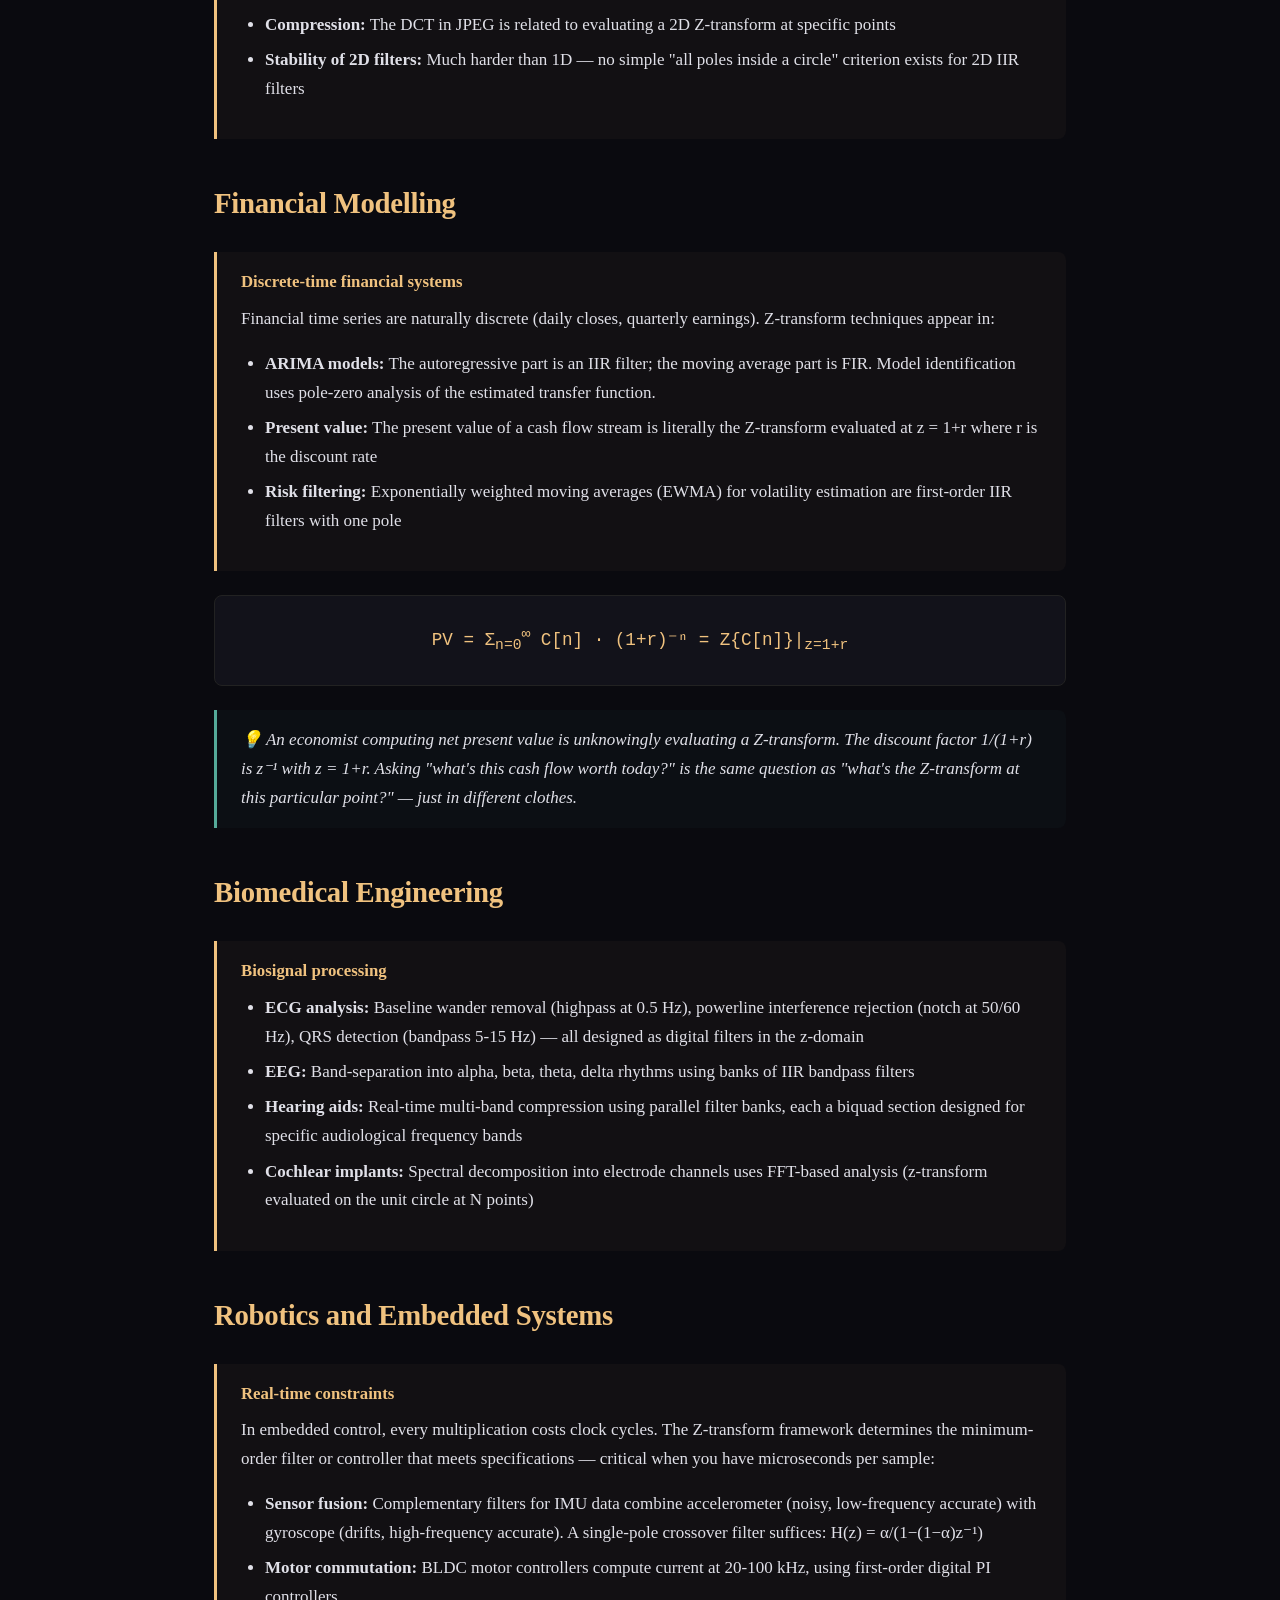
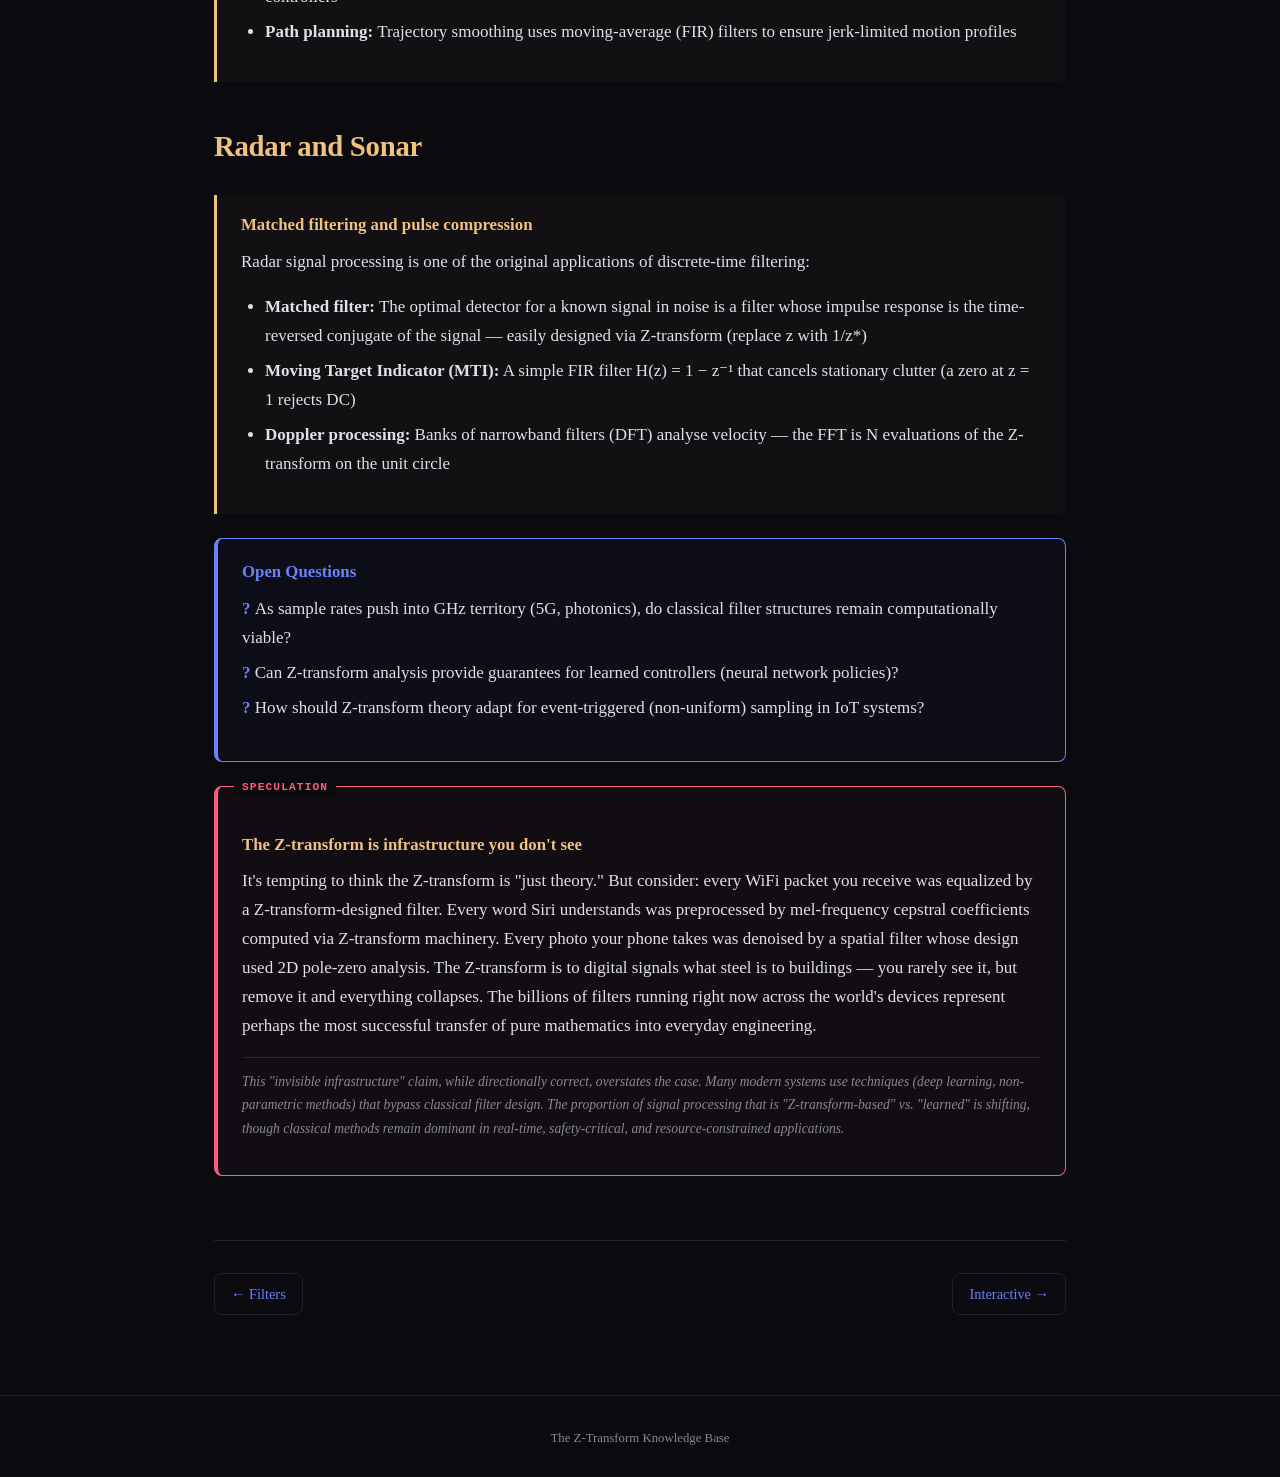
<file: applications.html>
<!DOCTYPE html>
<html lang="en">
<head>
    <meta charset="UTF-8">
    <meta name="viewport" content="width=device-width, initial-scale=1.0">
    <title>Applications — The Z-Transform</title>
    <link rel="stylesheet" href="styles.css">
</head>
<body>

<nav class="nav">
    <a href="index.html">Home</a>
    <a href="definition.html">Definition</a>
    <a href="properties.html">Properties</a>
    <a href="common-pairs.html">Pairs</a>
    <a href="roc.html">ROC</a>
    <a href="inverse.html">Inverse</a>
    <a href="transfer-functions.html">Transfer Fn</a>
    <a href="stability.html">Stability</a>
    <a href="filters.html">Filters</a>
    <a href="applications.html" class="active">Applications</a>
    <a href="animations.html">Interactive</a>
</nav>

<header class="hero">
    <h1>Applications</h1>
    <p class="subtitle">Where the Z-transform works in the real world — from your earbuds to spacecraft</p>
</header>

<main class="content">

    <div class="stat-strip">
        <div class="stat-card">
            <span class="number">10⁹+</span>
            <span class="label">Filters running now</span>
        </div>
        <div class="stat-card">
            <span class="number">48kHz</span>
            <span class="label">Audio sample rate</span>
        </div>
        <div class="stat-card">
            <span class="number">1ms</span>
            <span class="label">Control loop period</span>
        </div>
    </div>

    <h2>Digital Audio</h2>

    <div class="explanation">
        <h4>Every sound you hear digitally has been Z-transformed</h4>
        <p>Audio processing is the most pervasive application of Z-transform theory. When you:</p>
        <ul>
            <li>Listen through noise-cancelling headphones — the ANC system uses IIR filters designed via pole-zero placement</li>
            <li>Make a phone call — echo cancellation uses adaptive FIR filters (LMS algorithm), designed and analysed in the z-domain</li>
            <li>Use an equalizer — each band is a second-order IIR filter (biquad) with poles/zeros determining center frequency and bandwidth</li>
            <li>Hear reverb in a recording — delay lines (z⁻ᴺ) and feedback networks (IIR structures) simulate room acoustics</li>
        </ul>
        <p>A typical audio processing chain might use 50-200 biquad sections running at 48kHz — each one a second-order transfer function whose stability depends on all poles being inside the unit circle.</p>
    </div>

    <div class="analogy">Your phone's audio codec performs roughly 5 million Z-transform-designed multiply-accumulate operations per second — just to handle one voice call. That's like a factory with 5 million workers, each performing one step of a partial fraction expansion every second, producing crystal-clear audio at the end of the line.</div>

    <h2>Control Systems</h2>

    <div class="explanation">
        <h4>Discrete-time controllers</h4>
        <p>Modern control systems are almost exclusively digital — a microcontroller samples sensors, computes a control law, and outputs actuator commands at a fixed rate. The Z-transform is the native language for designing these systems:</p>
        <ul>
            <li><strong>PID controllers:</strong> The classic PID in discrete time has transfer function
                <code>C(z) = Kp + Ki·Tz/(z−1) + Kd·(z−1)/(Tz)</code>
                with a pole at z = 1 (integral action) providing zero steady-state error</li>
            <li><strong>Drone flight control:</strong> Each axis (roll, pitch, yaw) has a cascade of inner rate loop and outer angle loop, each designed for specific pole locations ensuring stability margins</li>
            <li><strong>Motor control:</strong> Field-oriented control of electric motors uses discrete-time observers (Kalman filters) whose stability and convergence depend on eigenvalue (pole) placement</li>
            <li><strong>Automotive ABS:</strong> Anti-lock braking samples wheel speed at ~100Hz and must respond within one sample period — the controller's transfer function is designed for minimal phase lag</li>
        </ul>
    </div>

    <h3>Discretisation Methods</h3>

    <div class="explanation">
        <p>Converting continuous controllers to discrete ones is a Z-transform problem. Common methods:</p>
    </div>

    <table class="data-table">
        <thead>
            <tr>
                <th>Method</th>
                <th>Mapping</th>
                <th>Properties</th>
            </tr>
        </thead>
        <tbody>
            <tr><td>ZOH (zero-order hold)</td><td><code>exact for step inputs</code></td><td>Models actual DAC behaviour, preserves DC gain</td></tr>
            <tr><td>Tustin (bilinear)</td><td><code>s = (2/T)(z−1)/(z+1)</code></td><td>Preserves stability, warps frequencies</td></tr>
            <tr><td>Forward Euler</td><td><code>s = (z−1)/T</code></td><td>Simple but can destabilise</td></tr>
            <tr><td>Backward Euler</td><td><code>s = (z−1)/(Tz)</code></td><td>Always stable if analog is stable, adds damping</td></tr>
            <tr><td>Matched z-transform</td><td><code>poles/zeros mapped individually</code></td><td>Preserves pole/zero locations exactly</td></tr>
        </tbody>
    </table>

    <h2>Communications</h2>

    <div class="explanation">
        <h4>Channel modelling and equalisation</h4>
        <p>Communication channels (wireless, fiber, DSL) are modelled as FIR filters — the impulse response of the channel (multipath, dispersion) is the set of FIR coefficients. The Z-transform provides:</p>
        <ul>
            <li><strong>Channel characterisation:</strong> H(z) = h₀ + h₁z⁻¹ + ... + hₗz⁻ᴸ where L is the channel memory (delay spread)</li>
            <li><strong>Equalisation:</strong> Find W(z) such that W(z)·H(z) ≈ z⁻ᵈ (delay only, no distortion)</li>
            <li><strong>OFDM:</strong> The DFT/IDFT pair (a sampled Z-transform on the unit circle) converts between time and frequency domain subcarriers in WiFi and 5G</li>
            <li><strong>Error correction:</strong> CRC and convolutional codes are described by generator polynomials in z⁻¹ — the math is literally polynomial arithmetic in the z-domain</li>
        </ul>
    </div>

    <h2>Image Processing</h2>

    <div class="explanation">
        <h4>2D Z-transforms</h4>
        <p>Images are 2D discrete signals. The 2D Z-transform extends naturally:</p>
    </div>

    <div class="formula">
        X(z₁, z₂) = Σ<sub>m</sub> Σ<sub>n</sub> x[m,n] · z₁⁻ᵐ · z₂⁻ⁿ
    </div>

    <div class="explanation">
        <p>Applications in image processing:</p>
        <ul>
            <li><strong>Edge detection:</strong> The Sobel operator is a separable 2D FIR filter</li>
            <li><strong>Blur/sharpen:</strong> Gaussian blur is a 2D lowpass; unsharp mask subtracts a lowpass (creates a highpass)</li>
            <li><strong>Compression:</strong> The DCT in JPEG is related to evaluating a 2D Z-transform at specific points</li>
            <li><strong>Stability of 2D filters:</strong> Much harder than 1D — no simple "all poles inside a circle" criterion exists for 2D IIR filters</li>
        </ul>
    </div>

    <h2>Financial Modelling</h2>

    <div class="explanation">
        <h4>Discrete-time financial systems</h4>
        <p>Financial time series are naturally discrete (daily closes, quarterly earnings). Z-transform techniques appear in:</p>
        <ul>
            <li><strong>ARIMA models:</strong> The autoregressive part is an IIR filter; the moving average part is FIR. Model identification uses pole-zero analysis of the estimated transfer function.</li>
            <li><strong>Present value:</strong> The present value of a cash flow stream is literally the Z-transform evaluated at z = 1+r where r is the discount rate</li>
            <li><strong>Risk filtering:</strong> Exponentially weighted moving averages (EWMA) for volatility estimation are first-order IIR filters with one pole</li>
        </ul>
    </div>

    <div class="formula">
        PV = Σ<sub>n=0</sub><sup>∞</sup> C[n] · (1+r)⁻ⁿ = Z{C[n]}|<sub>z=1+r</sub>
    </div>

    <div class="analogy">An economist computing net present value is unknowingly evaluating a Z-transform. The discount factor 1/(1+r) is z⁻¹ with z = 1+r. Asking "what's this cash flow worth today?" is the same question as "what's the Z-transform at this particular point?" — just in different clothes.</div>

    <h2>Biomedical Engineering</h2>

    <div class="explanation">
        <h4>Biosignal processing</h4>
        <ul>
            <li><strong>ECG analysis:</strong> Baseline wander removal (highpass at 0.5 Hz), powerline interference rejection (notch at 50/60 Hz), QRS detection (bandpass 5-15 Hz) — all designed as digital filters in the z-domain</li>
            <li><strong>EEG:</strong> Band-separation into alpha, beta, theta, delta rhythms using banks of IIR bandpass filters</li>
            <li><strong>Hearing aids:</strong> Real-time multi-band compression using parallel filter banks, each a biquad section designed for specific audiological frequency bands</li>
            <li><strong>Cochlear implants:</strong> Spectral decomposition into electrode channels uses FFT-based analysis (z-transform evaluated on the unit circle at N points)</li>
        </ul>
    </div>

    <h2>Robotics and Embedded Systems</h2>

    <div class="explanation">
        <h4>Real-time constraints</h4>
        <p>In embedded control, every multiplication costs clock cycles. The Z-transform framework determines the minimum-order filter or controller that meets specifications — critical when you have microseconds per sample:</p>
        <ul>
            <li><strong>Sensor fusion:</strong> Complementary filters for IMU data combine accelerometer (noisy, low-frequency accurate) with gyroscope (drifts, high-frequency accurate). A single-pole crossover filter suffices: H(z) = α/(1−(1−α)z⁻¹)</li>
            <li><strong>Motor commutation:</strong> BLDC motor controllers compute current at 20-100 kHz, using first-order digital PI controllers</li>
            <li><strong>Path planning:</strong> Trajectory smoothing uses moving-average (FIR) filters to ensure jerk-limited motion profiles</li>
        </ul>
    </div>

    <h2>Radar and Sonar</h2>

    <div class="explanation">
        <h4>Matched filtering and pulse compression</h4>
        <p>Radar signal processing is one of the original applications of discrete-time filtering:</p>
        <ul>
            <li><strong>Matched filter:</strong> The optimal detector for a known signal in noise is a filter whose impulse response is the time-reversed conjugate of the signal — easily designed via Z-transform (replace z with 1/z*)</li>
            <li><strong>Moving Target Indicator (MTI):</strong> A simple FIR filter H(z) = 1 − z⁻¹ that cancels stationary clutter (a zero at z = 1 rejects DC)</li>
            <li><strong>Doppler processing:</strong> Banks of narrowband filters (DFT) analyse velocity — the FFT is N evaluations of the Z-transform on the unit circle</li>
        </ul>
    </div>

    <div class="question-box">
        <h4>Open Questions</h4>
        <ul>
            <li>As sample rates push into GHz territory (5G, photonics), do classical filter structures remain computationally viable?</li>
            <li>Can Z-transform analysis provide guarantees for learned controllers (neural network policies)?</li>
            <li>How should Z-transform theory adapt for event-triggered (non-uniform) sampling in IoT systems?</li>
        </ul>
    </div>

    <div class="speculation-box">
        <h4>The Z-transform is infrastructure you don't see</h4>
        <p>It's tempting to think the Z-transform is "just theory." But consider: every WiFi packet you receive was equalized by a Z-transform-designed filter. Every word Siri understands was preprocessed by mel-frequency cepstral coefficients computed via Z-transform machinery. Every photo your phone takes was denoised by a spatial filter whose design used 2D pole-zero analysis. The Z-transform is to digital signals what steel is to buildings — you rarely see it, but remove it and everything collapses. The billions of filters running right now across the world's devices represent perhaps the most successful transfer of pure mathematics into everyday engineering.</p>
        <p class="caveat">This "invisible infrastructure" claim, while directionally correct, overstates the case. Many modern systems use techniques (deep learning, non-parametric methods) that bypass classical filter design. The proportion of signal processing that is "Z-transform-based" vs. "learned" is shifting, though classical methods remain dominant in real-time, safety-critical, and resource-constrained applications.</p>
    </div>

    <div class="page-nav">
        <a href="filters.html" class="prev">← Filters</a>
        <a href="animations.html" class="next">Interactive →</a>
    </div>

</main>

<footer class="footer">
    The Z-Transform Knowledge Base
</footer>

</body>
</html>
</file>
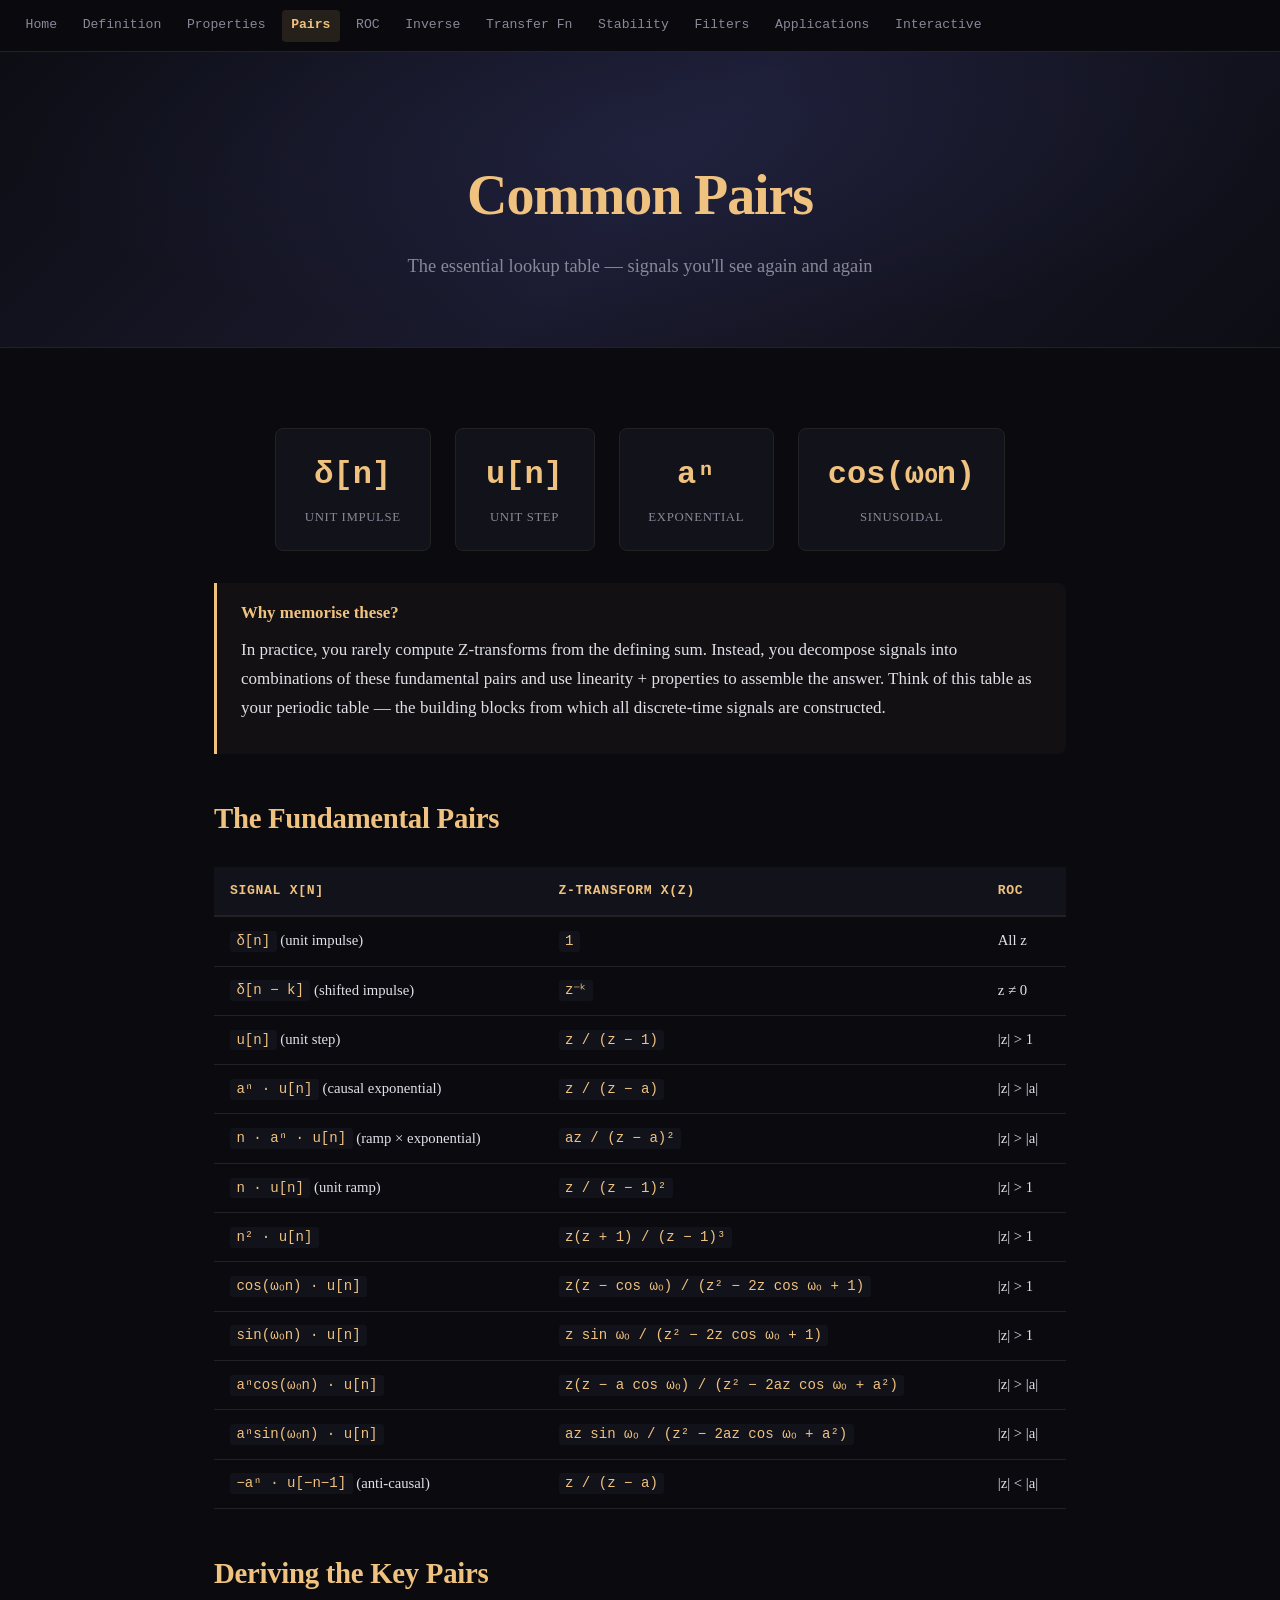
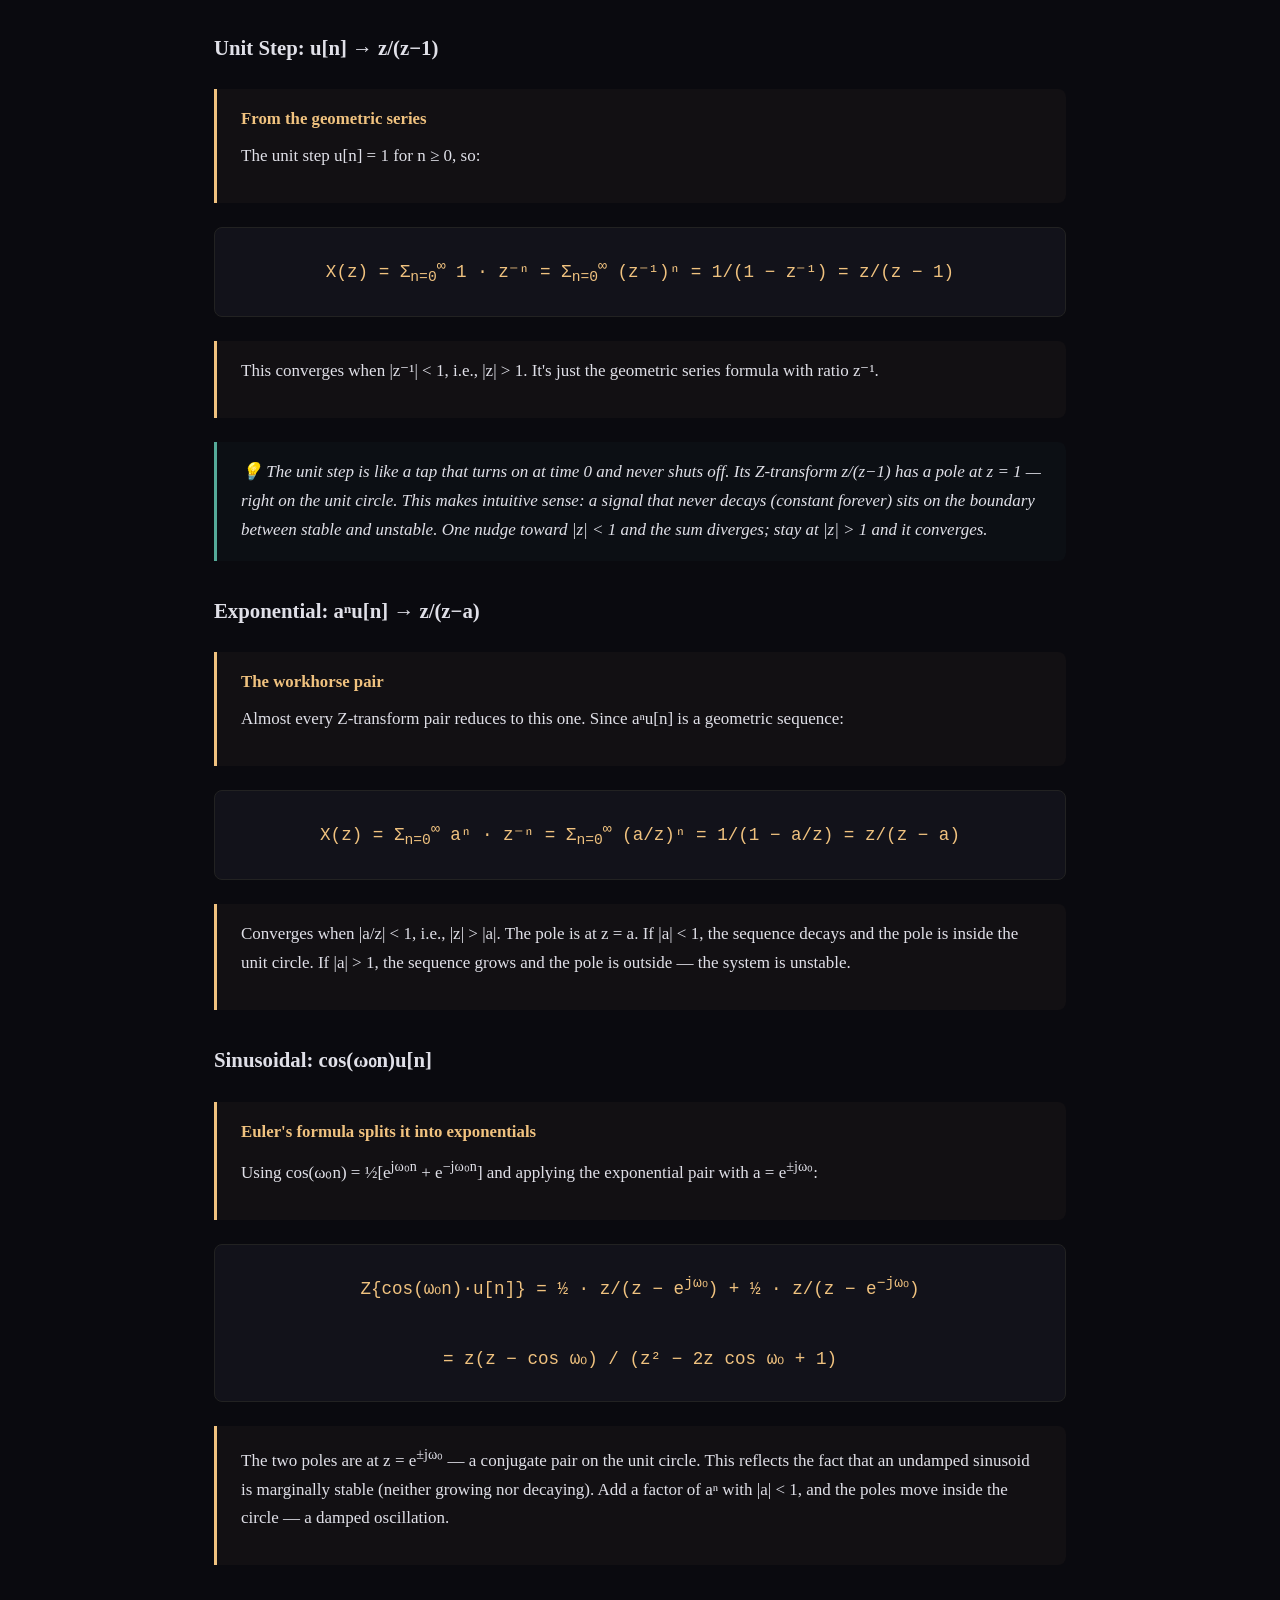
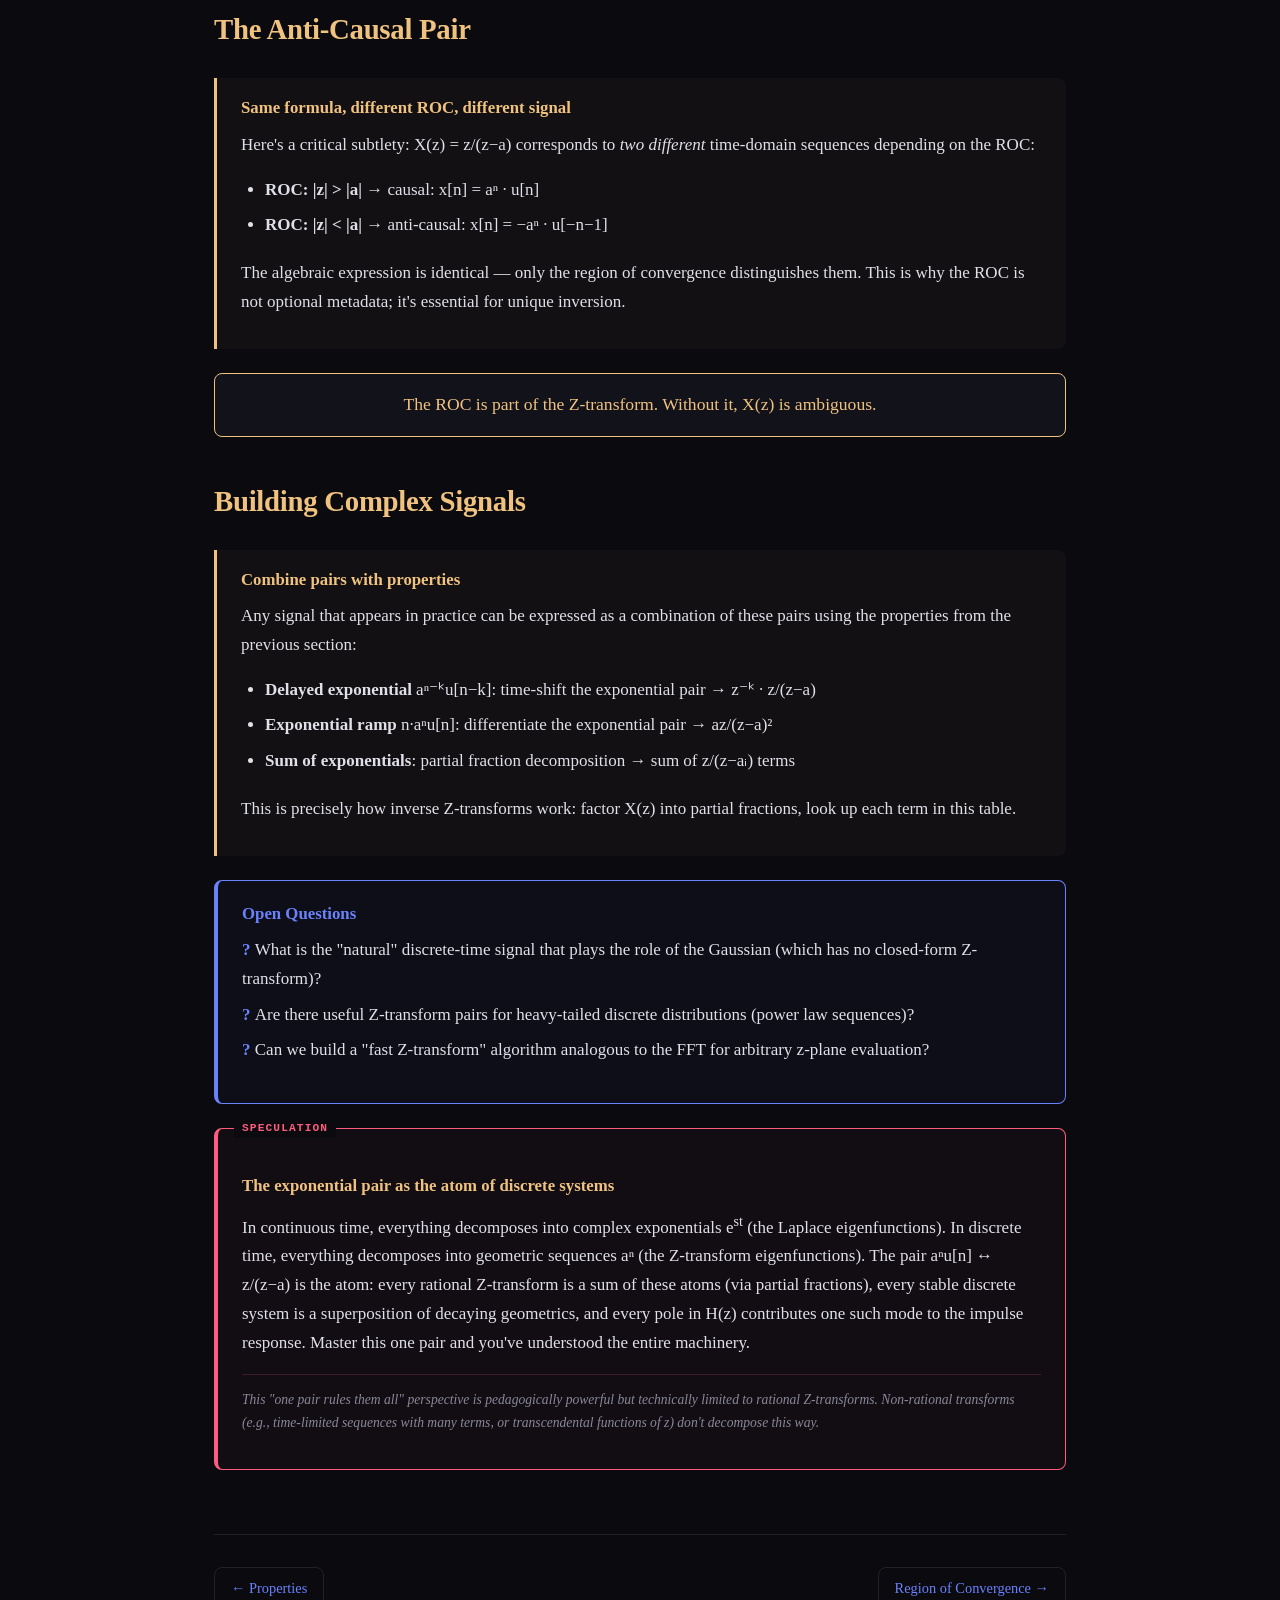
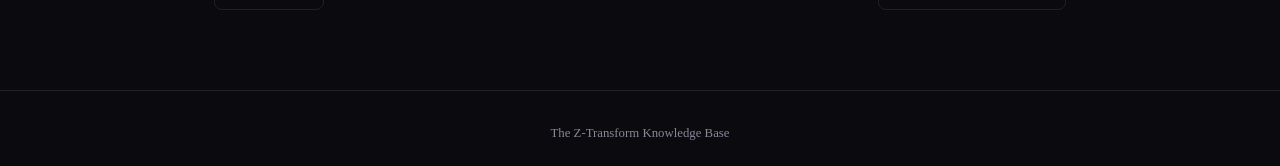
<file: common-pairs.html>
<!DOCTYPE html>
<html lang="en">
<head>
    <meta charset="UTF-8">
    <meta name="viewport" content="width=device-width, initial-scale=1.0">
    <title>Common Pairs — The Z-Transform</title>
    <link rel="stylesheet" href="styles.css">
</head>
<body>

<nav class="nav">
    <a href="index.html">Home</a>
    <a href="definition.html">Definition</a>
    <a href="properties.html">Properties</a>
    <a href="common-pairs.html" class="active">Pairs</a>
    <a href="roc.html">ROC</a>
    <a href="inverse.html">Inverse</a>
    <a href="transfer-functions.html">Transfer Fn</a>
    <a href="stability.html">Stability</a>
    <a href="filters.html">Filters</a>
    <a href="applications.html">Applications</a>
    <a href="animations.html">Interactive</a>
</nav>

<header class="hero">
    <h1>Common Pairs</h1>
    <p class="subtitle">The essential lookup table — signals you'll see again and again</p>
</header>

<main class="content">

    <div class="stat-strip">
        <div class="stat-card">
            <span class="number">δ[n]</span>
            <span class="label">Unit impulse</span>
        </div>
        <div class="stat-card">
            <span class="number">u[n]</span>
            <span class="label">Unit step</span>
        </div>
        <div class="stat-card">
            <span class="number">aⁿ</span>
            <span class="label">Exponential</span>
        </div>
        <div class="stat-card">
            <span class="number">cos(ω₀n)</span>
            <span class="label">Sinusoidal</span>
        </div>
    </div>

    <div class="explanation">
        <h4>Why memorise these?</h4>
        <p>In practice, you rarely compute Z-transforms from the defining sum. Instead, you decompose signals into combinations of these fundamental pairs and use linearity + properties to assemble the answer. Think of this table as your periodic table — the building blocks from which all discrete-time signals are constructed.</p>
    </div>

    <h2>The Fundamental Pairs</h2>

    <table class="data-table">
        <thead>
            <tr>
                <th>Signal x[n]</th>
                <th>Z-Transform X(z)</th>
                <th>ROC</th>
            </tr>
        </thead>
        <tbody>
            <tr>
                <td><code>δ[n]</code> (unit impulse)</td>
                <td><code>1</code></td>
                <td>All z</td>
            </tr>
            <tr>
                <td><code>δ[n − k]</code> (shifted impulse)</td>
                <td><code>z⁻ᵏ</code></td>
                <td>z ≠ 0</td>
            </tr>
            <tr>
                <td><code>u[n]</code> (unit step)</td>
                <td><code>z / (z − 1)</code></td>
                <td>|z| > 1</td>
            </tr>
            <tr>
                <td><code>aⁿ · u[n]</code> (causal exponential)</td>
                <td><code>z / (z − a)</code></td>
                <td>|z| > |a|</td>
            </tr>
            <tr>
                <td><code>n · aⁿ · u[n]</code> (ramp × exponential)</td>
                <td><code>az / (z − a)²</code></td>
                <td>|z| > |a|</td>
            </tr>
            <tr>
                <td><code>n · u[n]</code> (unit ramp)</td>
                <td><code>z / (z − 1)²</code></td>
                <td>|z| > 1</td>
            </tr>
            <tr>
                <td><code>n² · u[n]</code></td>
                <td><code>z(z + 1) / (z − 1)³</code></td>
                <td>|z| > 1</td>
            </tr>
            <tr>
                <td><code>cos(ω₀n) · u[n]</code></td>
                <td><code>z(z − cos ω₀) / (z² − 2z cos ω₀ + 1)</code></td>
                <td>|z| > 1</td>
            </tr>
            <tr>
                <td><code>sin(ω₀n) · u[n]</code></td>
                <td><code>z sin ω₀ / (z² − 2z cos ω₀ + 1)</code></td>
                <td>|z| > 1</td>
            </tr>
            <tr>
                <td><code>aⁿcos(ω₀n) · u[n]</code></td>
                <td><code>z(z − a cos ω₀) / (z² − 2az cos ω₀ + a²)</code></td>
                <td>|z| > |a|</td>
            </tr>
            <tr>
                <td><code>aⁿsin(ω₀n) · u[n]</code></td>
                <td><code>az sin ω₀ / (z² − 2az cos ω₀ + a²)</code></td>
                <td>|z| > |a|</td>
            </tr>
            <tr>
                <td><code>−aⁿ · u[−n−1]</code> (anti-causal)</td>
                <td><code>z / (z − a)</code></td>
                <td>|z| < |a|</td>
            </tr>
        </tbody>
    </table>

    <h2>Deriving the Key Pairs</h2>

    <h3>Unit Step: u[n] → z/(z−1)</h3>

    <div class="explanation">
        <h4>From the geometric series</h4>
        <p>The unit step u[n] = 1 for n ≥ 0, so:</p>
    </div>

    <div class="formula">
        X(z) = Σ<sub>n=0</sub><sup>∞</sup> 1 · z⁻ⁿ = Σ<sub>n=0</sub><sup>∞</sup> (z⁻¹)ⁿ = 1/(1 − z⁻¹) = z/(z − 1)
    </div>

    <div class="explanation">
        <p>This converges when |z⁻¹| < 1, i.e., |z| > 1. It's just the geometric series formula with ratio z⁻¹.</p>
    </div>

    <div class="analogy">The unit step is like a tap that turns on at time 0 and never shuts off. Its Z-transform z/(z−1) has a pole at z = 1 — right on the unit circle. This makes intuitive sense: a signal that never decays (constant forever) sits on the boundary between stable and unstable. One nudge toward |z| < 1 and the sum diverges; stay at |z| > 1 and it converges.</div>

    <h3>Exponential: aⁿu[n] → z/(z−a)</h3>

    <div class="explanation">
        <h4>The workhorse pair</h4>
        <p>Almost every Z-transform pair reduces to this one. Since aⁿu[n] is a geometric sequence:</p>
    </div>

    <div class="formula">
        X(z) = Σ<sub>n=0</sub><sup>∞</sup> aⁿ · z⁻ⁿ = Σ<sub>n=0</sub><sup>∞</sup> (a/z)ⁿ = 1/(1 − a/z) = z/(z − a)
    </div>

    <div class="explanation">
        <p>Converges when |a/z| < 1, i.e., |z| > |a|. The pole is at z = a. If |a| < 1, the sequence decays and the pole is inside the unit circle. If |a| > 1, the sequence grows and the pole is outside — the system is unstable.</p>
    </div>

    <h3>Sinusoidal: cos(ω₀n)u[n]</h3>

    <div class="explanation">
        <h4>Euler's formula splits it into exponentials</h4>
        <p>Using cos(ω₀n) = ½[e<sup>jω₀n</sup> + e<sup>−jω₀n</sup>] and applying the exponential pair with a = e<sup>±jω₀</sup>:</p>
    </div>

    <div class="formula">
        Z{cos(ω₀n)·u[n]} = ½ · z/(z − e<sup>jω₀</sup>) + ½ · z/(z − e<sup>−jω₀</sup>)
        <br><br>
        = z(z − cos ω₀) / (z² − 2z cos ω₀ + 1)
    </div>

    <div class="explanation">
        <p>The two poles are at z = e<sup>±jω₀</sup> — a conjugate pair on the unit circle. This reflects the fact that an undamped sinusoid is marginally stable (neither growing nor decaying). Add a factor of aⁿ with |a| < 1, and the poles move inside the circle — a damped oscillation.</p>
    </div>

    <h2>The Anti-Causal Pair</h2>

    <div class="explanation">
        <h4>Same formula, different ROC, different signal</h4>
        <p>Here's a critical subtlety: X(z) = z/(z−a) corresponds to <em>two different</em> time-domain sequences depending on the ROC:</p>
        <ul>
            <li><strong>ROC: |z| > |a|</strong> → causal: x[n] = aⁿ · u[n]</li>
            <li><strong>ROC: |z| < |a|</strong> → anti-causal: x[n] = −aⁿ · u[−n−1]</li>
        </ul>
        <p>The algebraic expression is identical — only the region of convergence distinguishes them. This is why the ROC is not optional metadata; it's essential for unique inversion.</p>
    </div>

    <div class="highlight-fact">
        The ROC is part of the Z-transform. Without it, X(z) is ambiguous.
    </div>

    <h2>Building Complex Signals</h2>

    <div class="explanation">
        <h4>Combine pairs with properties</h4>
        <p>Any signal that appears in practice can be expressed as a combination of these pairs using the properties from the previous section:</p>
        <ul>
            <li><strong>Delayed exponential</strong> aⁿ⁻ᵏu[n−k]: time-shift the exponential pair → z⁻ᵏ · z/(z−a)</li>
            <li><strong>Exponential ramp</strong> n·aⁿu[n]: differentiate the exponential pair → az/(z−a)²</li>
            <li><strong>Sum of exponentials</strong>: partial fraction decomposition → sum of z/(z−aᵢ) terms</li>
        </ul>
        <p>This is precisely how inverse Z-transforms work: factor X(z) into partial fractions, look up each term in this table.</p>
    </div>

    <div class="question-box">
        <h4>Open Questions</h4>
        <ul>
            <li>What is the "natural" discrete-time signal that plays the role of the Gaussian (which has no closed-form Z-transform)?</li>
            <li>Are there useful Z-transform pairs for heavy-tailed discrete distributions (power law sequences)?</li>
            <li>Can we build a "fast Z-transform" algorithm analogous to the FFT for arbitrary z-plane evaluation?</li>
        </ul>
    </div>

    <div class="speculation-box">
        <h4>The exponential pair as the atom of discrete systems</h4>
        <p>In continuous time, everything decomposes into complex exponentials e<sup>st</sup> (the Laplace eigenfunctions). In discrete time, everything decomposes into geometric sequences aⁿ (the Z-transform eigenfunctions). The pair aⁿu[n] ↔ z/(z−a) is the atom: every rational Z-transform is a sum of these atoms (via partial fractions), every stable discrete system is a superposition of decaying geometrics, and every pole in H(z) contributes one such mode to the impulse response. Master this one pair and you've understood the entire machinery.</p>
        <p class="caveat">This "one pair rules them all" perspective is pedagogically powerful but technically limited to rational Z-transforms. Non-rational transforms (e.g., time-limited sequences with many terms, or transcendental functions of z) don't decompose this way.</p>
    </div>

    <div class="page-nav">
        <a href="properties.html" class="prev">← Properties</a>
        <a href="roc.html" class="next">Region of Convergence →</a>
    </div>

</main>

<footer class="footer">
    The Z-Transform Knowledge Base
</footer>

</body>
</html>
</file>
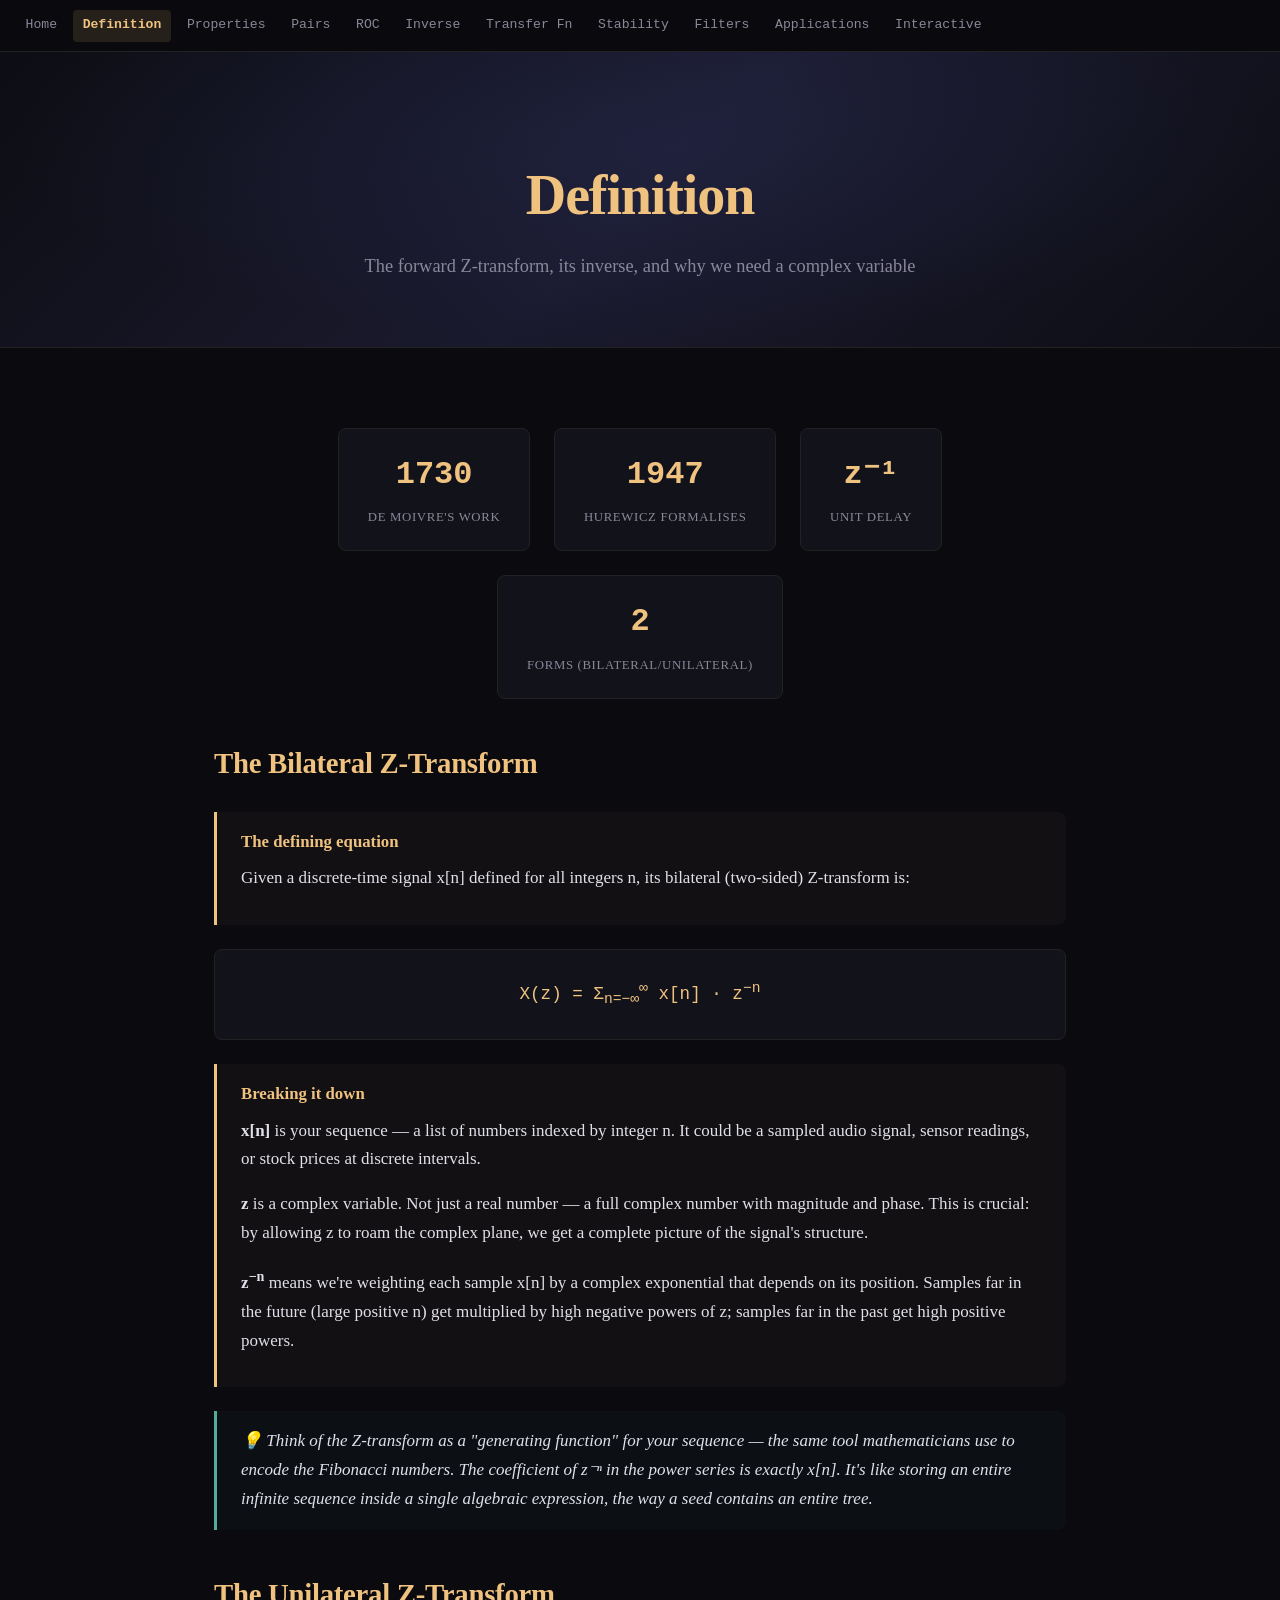
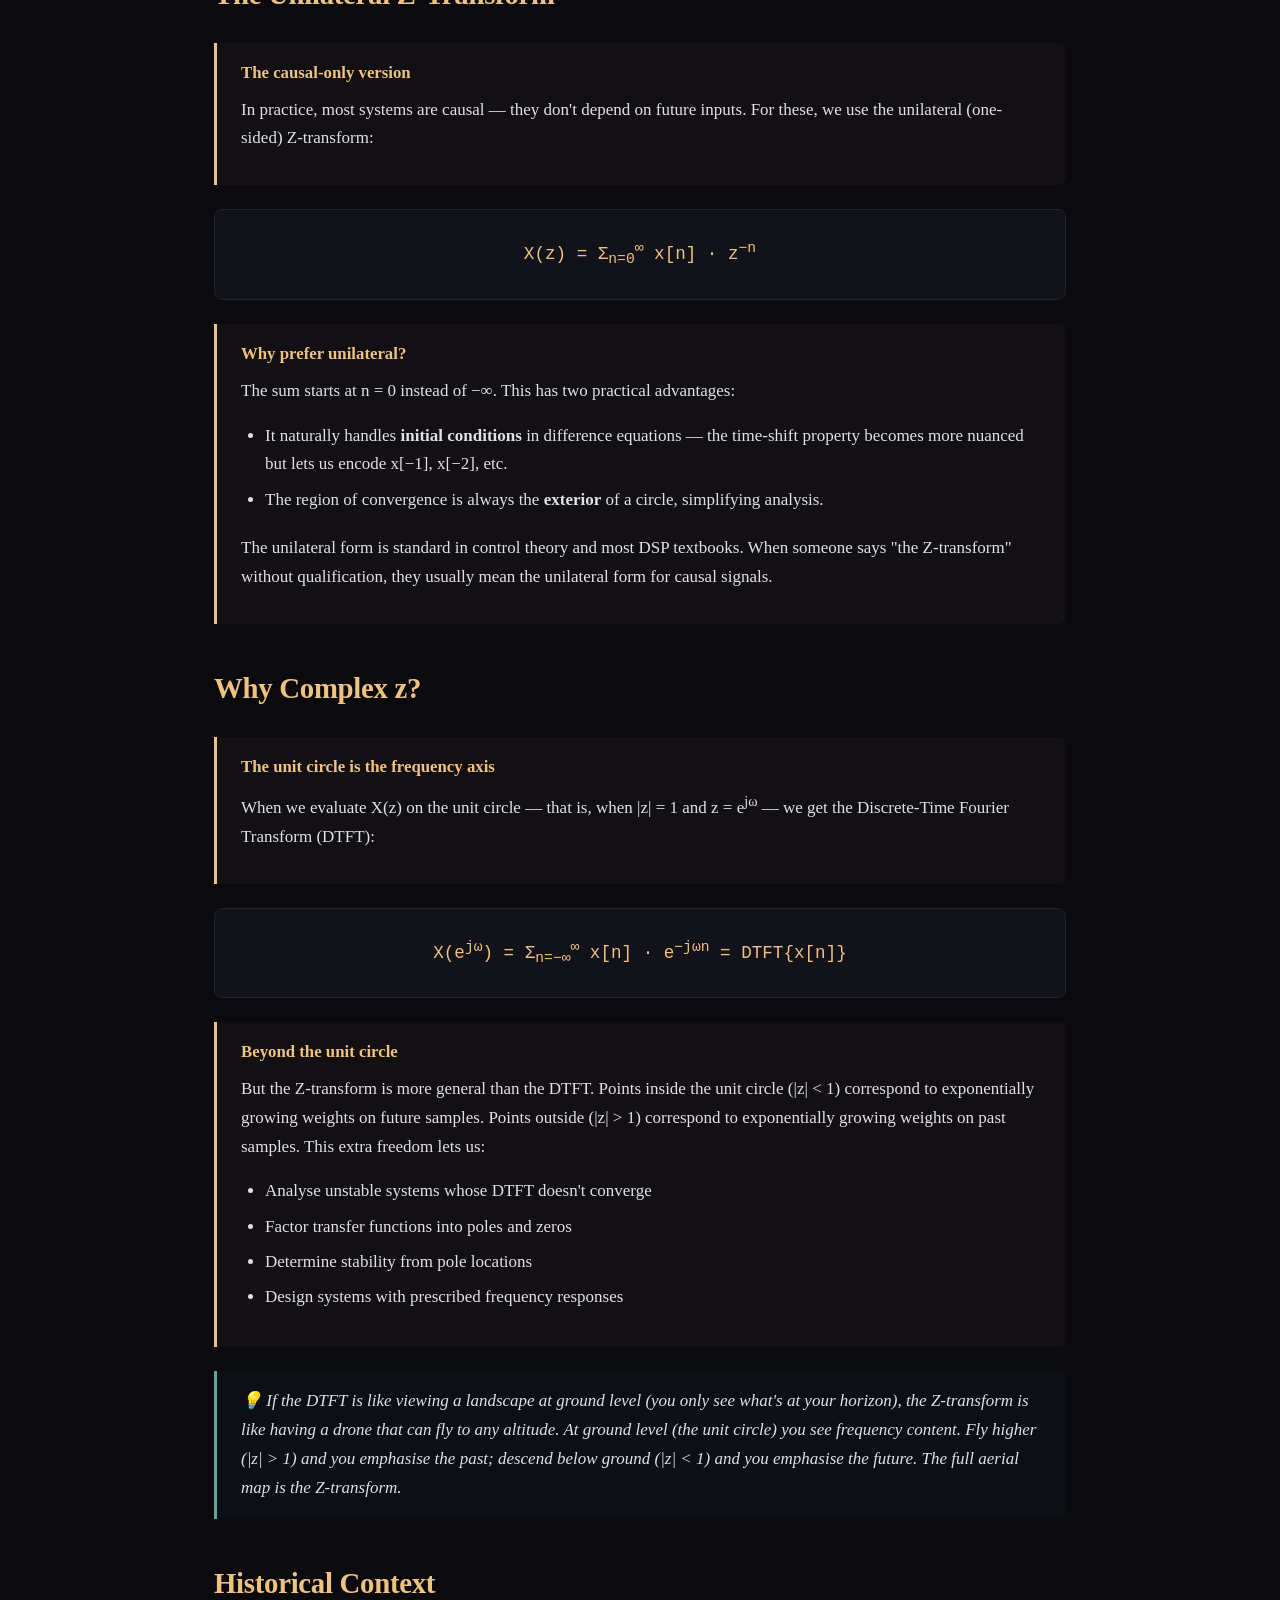
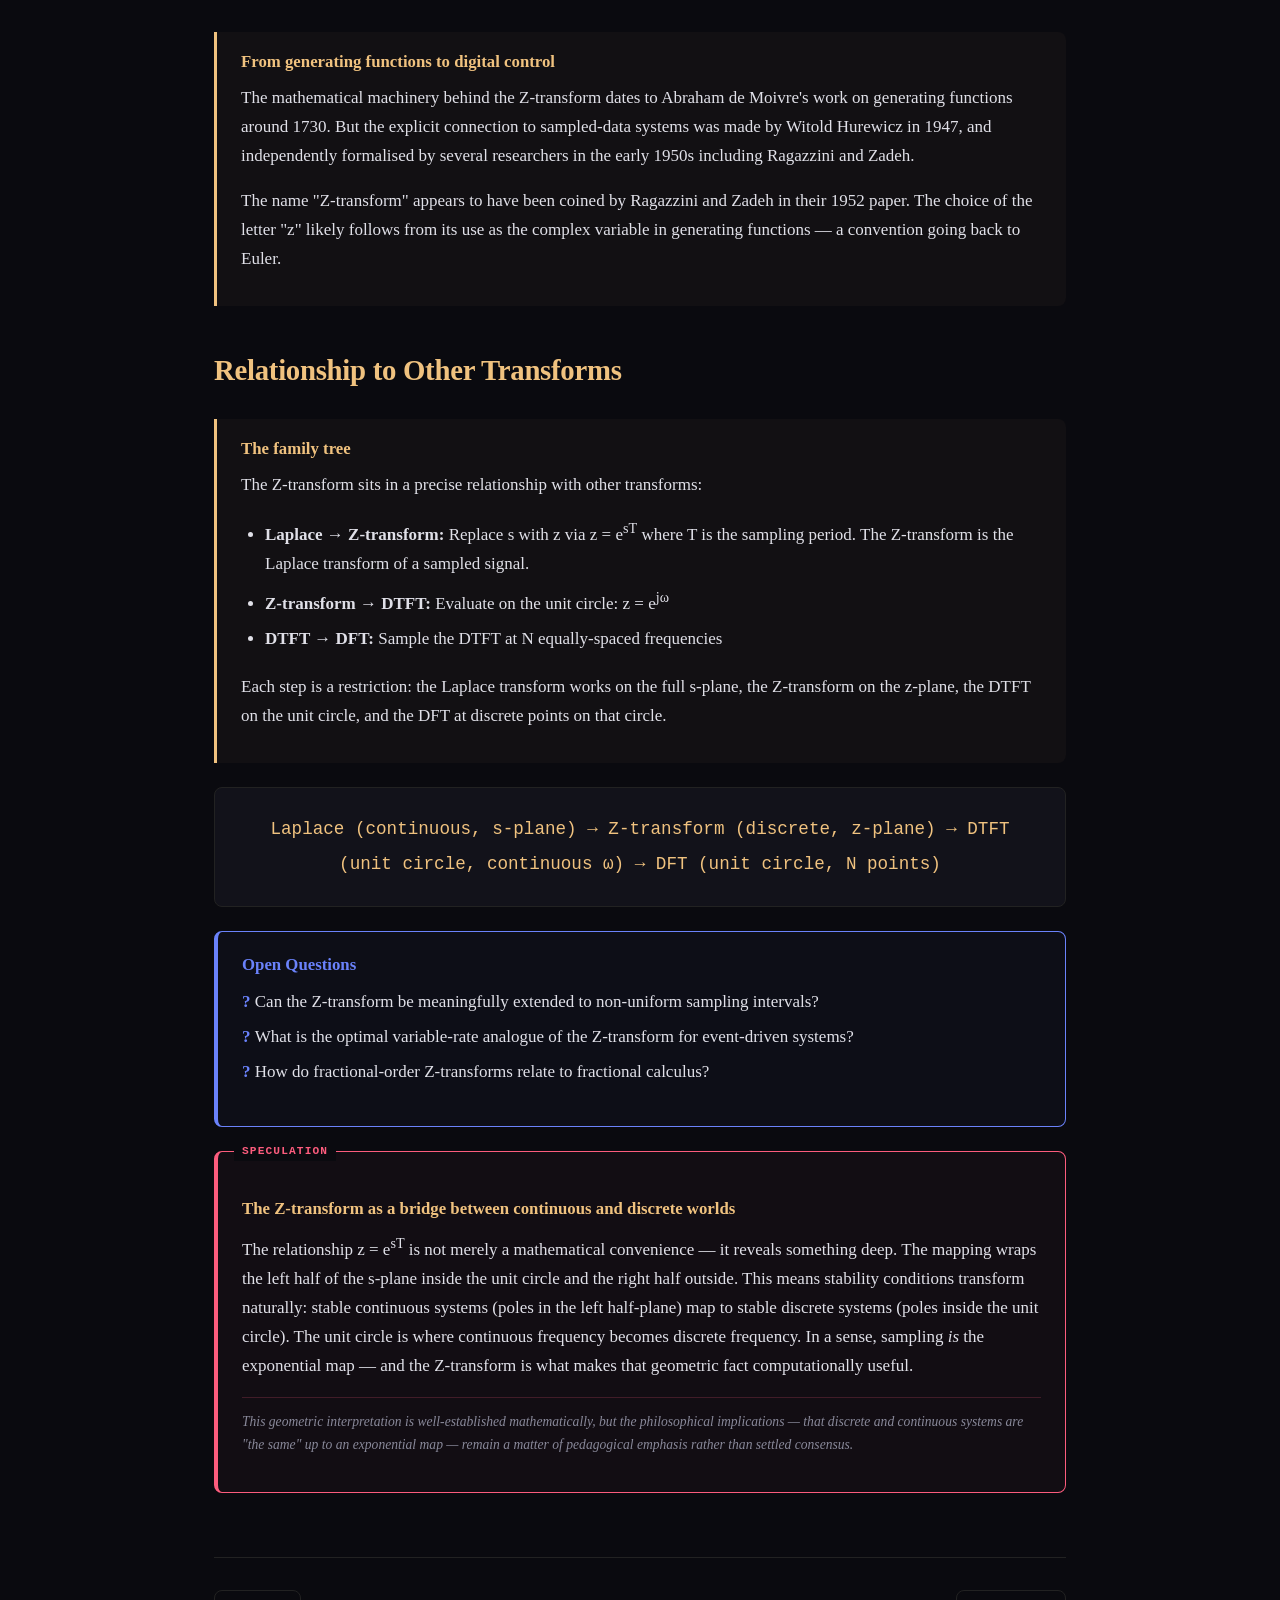
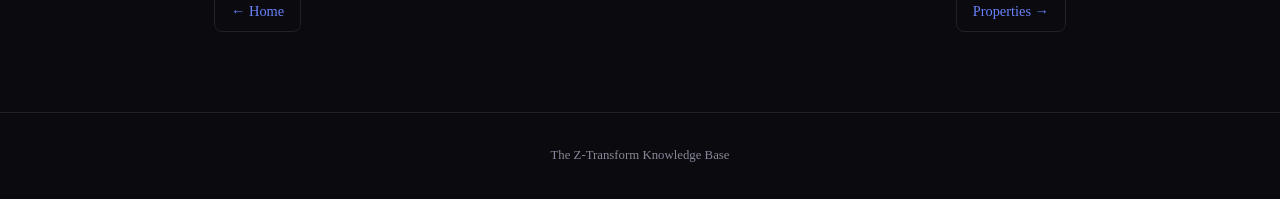
<file: definition.html>
<!DOCTYPE html>
<html lang="en">
<head>
    <meta charset="UTF-8">
    <meta name="viewport" content="width=device-width, initial-scale=1.0">
    <title>Definition — The Z-Transform</title>
    <link rel="stylesheet" href="styles.css">
</head>
<body>

<nav class="nav">
    <a href="index.html">Home</a>
    <a href="definition.html" class="active">Definition</a>
    <a href="properties.html">Properties</a>
    <a href="common-pairs.html">Pairs</a>
    <a href="roc.html">ROC</a>
    <a href="inverse.html">Inverse</a>
    <a href="transfer-functions.html">Transfer Fn</a>
    <a href="stability.html">Stability</a>
    <a href="filters.html">Filters</a>
    <a href="applications.html">Applications</a>
    <a href="animations.html">Interactive</a>
</nav>

<header class="hero">
    <h1>Definition</h1>
    <p class="subtitle">The forward Z-transform, its inverse, and why we need a complex variable</p>
</header>

<main class="content">

    <div class="stat-strip">
        <div class="stat-card">
            <span class="number">1730</span>
            <span class="label">De Moivre's work</span>
        </div>
        <div class="stat-card">
            <span class="number">1947</span>
            <span class="label">Hurewicz formalises</span>
        </div>
        <div class="stat-card">
            <span class="number">z⁻¹</span>
            <span class="label">Unit delay</span>
        </div>
        <div class="stat-card">
            <span class="number">2</span>
            <span class="label">Forms (bilateral/unilateral)</span>
        </div>
    </div>

    <h2>The Bilateral Z-Transform</h2>

    <div class="explanation">
        <h4>The defining equation</h4>
        <p>Given a discrete-time signal x[n] defined for all integers n, its bilateral (two-sided) Z-transform is:</p>
    </div>

    <div class="formula">
        X(z) = Σ<sub>n=−∞</sub><sup>∞</sup> x[n] · z<sup>−n</sup>
    </div>

    <div class="explanation">
        <h4>Breaking it down</h4>
        <p><strong>x[n]</strong> is your sequence — a list of numbers indexed by integer n. It could be a sampled audio signal, sensor readings, or stock prices at discrete intervals.</p>
        <p><strong>z</strong> is a complex variable. Not just a real number — a full complex number with magnitude and phase. This is crucial: by allowing z to roam the complex plane, we get a complete picture of the signal's structure.</p>
        <p><strong>z<sup>−n</sup></strong> means we're weighting each sample x[n] by a complex exponential that depends on its position. Samples far in the future (large positive n) get multiplied by high negative powers of z; samples far in the past get high positive powers.</p>
    </div>

    <div class="analogy">Think of the Z-transform as a "generating function" for your sequence — the same tool mathematicians use to encode the Fibonacci numbers. The coefficient of z⁻ⁿ in the power series is exactly x[n]. It's like storing an entire infinite sequence inside a single algebraic expression, the way a seed contains an entire tree.</div>

    <h2>The Unilateral Z-Transform</h2>

    <div class="explanation">
        <h4>The causal-only version</h4>
        <p>In practice, most systems are causal — they don't depend on future inputs. For these, we use the unilateral (one-sided) Z-transform:</p>
    </div>

    <div class="formula">
        X(z) = Σ<sub>n=0</sub><sup>∞</sup> x[n] · z<sup>−n</sup>
    </div>

    <div class="explanation">
        <h4>Why prefer unilateral?</h4>
        <p>The sum starts at n = 0 instead of −∞. This has two practical advantages:</p>
        <ul>
            <li>It naturally handles <strong>initial conditions</strong> in difference equations — the time-shift property becomes more nuanced but lets us encode x[−1], x[−2], etc.</li>
            <li>The region of convergence is always the <strong>exterior</strong> of a circle, simplifying analysis.</li>
        </ul>
        <p>The unilateral form is standard in control theory and most DSP textbooks. When someone says "the Z-transform" without qualification, they usually mean the unilateral form for causal signals.</p>
    </div>

    <h2>Why Complex z?</h2>

    <div class="explanation">
        <h4>The unit circle is the frequency axis</h4>
        <p>When we evaluate X(z) on the unit circle — that is, when |z| = 1 and z = e<sup>jω</sup> — we get the Discrete-Time Fourier Transform (DTFT):</p>
    </div>

    <div class="formula">
        X(e<sup>jω</sup>) = Σ<sub>n=−∞</sub><sup>∞</sup> x[n] · e<sup>−jωn</sup> = DTFT{x[n]}
    </div>

    <div class="explanation">
        <h4>Beyond the unit circle</h4>
        <p>But the Z-transform is more general than the DTFT. Points inside the unit circle (|z| < 1) correspond to exponentially growing weights on future samples. Points outside (|z| > 1) correspond to exponentially growing weights on past samples. This extra freedom lets us:</p>
        <ul>
            <li>Analyse unstable systems whose DTFT doesn't converge</li>
            <li>Factor transfer functions into poles and zeros</li>
            <li>Determine stability from pole locations</li>
            <li>Design systems with prescribed frequency responses</li>
        </ul>
    </div>

    <div class="analogy">If the DTFT is like viewing a landscape at ground level (you only see what's at your horizon), the Z-transform is like having a drone that can fly to any altitude. At ground level (the unit circle) you see frequency content. Fly higher (|z| > 1) and you emphasise the past; descend below ground (|z| < 1) and you emphasise the future. The full aerial map is the Z-transform.</div>

    <h2>Historical Context</h2>

    <div class="explanation">
        <h4>From generating functions to digital control</h4>
        <p>The mathematical machinery behind the Z-transform dates to Abraham de Moivre's work on generating functions around 1730. But the explicit connection to sampled-data systems was made by Witold Hurewicz in 1947, and independently formalised by several researchers in the early 1950s including Ragazzini and Zadeh.</p>
        <p>The name "Z-transform" appears to have been coined by Ragazzini and Zadeh in their 1952 paper. The choice of the letter "z" likely follows from its use as the complex variable in generating functions — a convention going back to Euler.</p>
    </div>

    <h2>Relationship to Other Transforms</h2>

    <div class="explanation">
        <h4>The family tree</h4>
        <p>The Z-transform sits in a precise relationship with other transforms:</p>
        <ul>
            <li><strong>Laplace → Z-transform:</strong> Replace s with z via z = e<sup>sT</sup> where T is the sampling period. The Z-transform is the Laplace transform of a sampled signal.</li>
            <li><strong>Z-transform → DTFT:</strong> Evaluate on the unit circle: z = e<sup>jω</sup></li>
            <li><strong>DTFT → DFT:</strong> Sample the DTFT at N equally-spaced frequencies</li>
        </ul>
        <p>Each step is a restriction: the Laplace transform works on the full s-plane, the Z-transform on the z-plane, the DTFT on the unit circle, and the DFT at discrete points on that circle.</p>
    </div>

    <div class="formula">
        Laplace (continuous, s-plane)
        → Z-transform (discrete, z-plane)
        → DTFT (unit circle, continuous ω)
        → DFT (unit circle, N points)
    </div>

    <div class="question-box">
        <h4>Open Questions</h4>
        <ul>
            <li>Can the Z-transform be meaningfully extended to non-uniform sampling intervals?</li>
            <li>What is the optimal variable-rate analogue of the Z-transform for event-driven systems?</li>
            <li>How do fractional-order Z-transforms relate to fractional calculus?</li>
        </ul>
    </div>

    <div class="speculation-box">
        <h4>The Z-transform as a bridge between continuous and discrete worlds</h4>
        <p>The relationship z = e<sup>sT</sup> is not merely a mathematical convenience — it reveals something deep. The mapping wraps the left half of the s-plane inside the unit circle and the right half outside. This means stability conditions transform naturally: stable continuous systems (poles in the left half-plane) map to stable discrete systems (poles inside the unit circle). The unit circle is where continuous frequency becomes discrete frequency. In a sense, sampling <em>is</em> the exponential map — and the Z-transform is what makes that geometric fact computationally useful.</p>
        <p class="caveat">This geometric interpretation is well-established mathematically, but the philosophical implications — that discrete and continuous systems are "the same" up to an exponential map — remain a matter of pedagogical emphasis rather than settled consensus.</p>
    </div>

    <div class="page-nav">
        <a href="index.html" class="prev">← Home</a>
        <a href="properties.html" class="next">Properties →</a>
    </div>

</main>

<footer class="footer">
    The Z-Transform Knowledge Base
</footer>

</body>
</html>
</file>
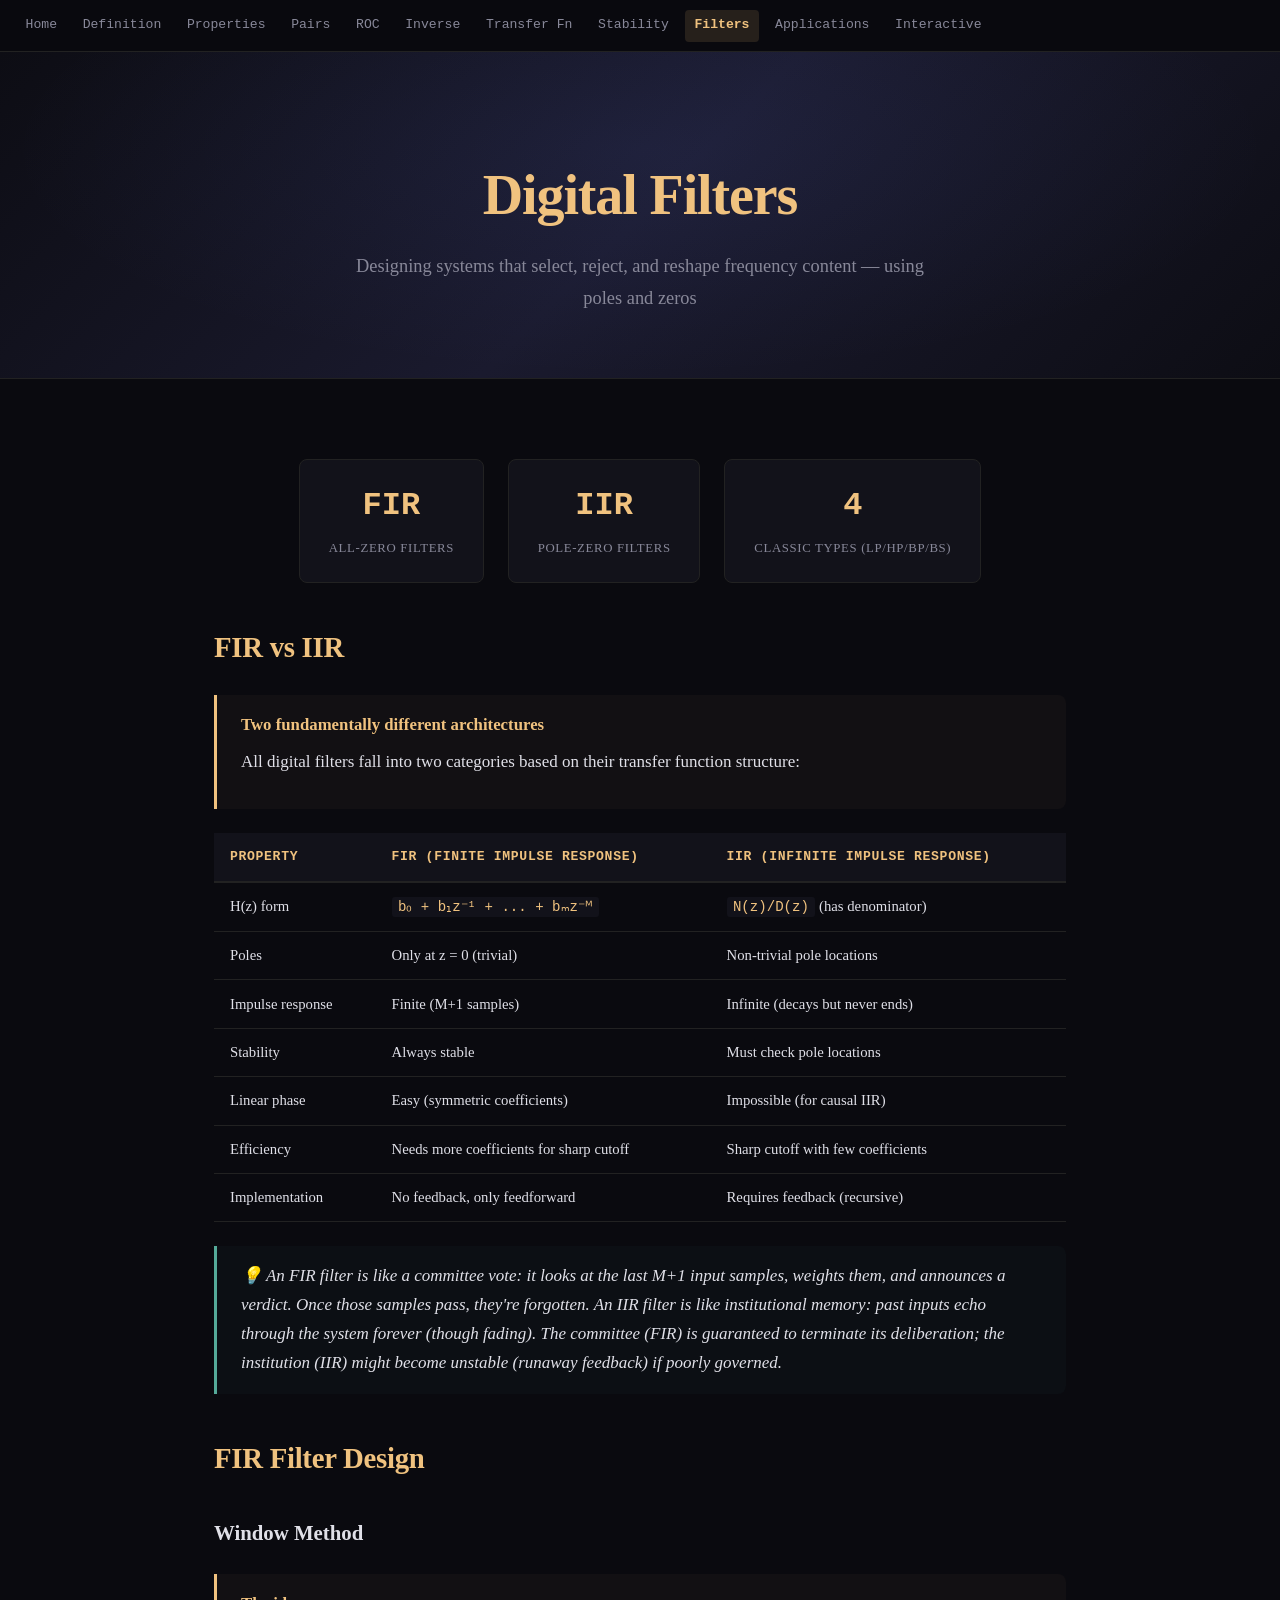
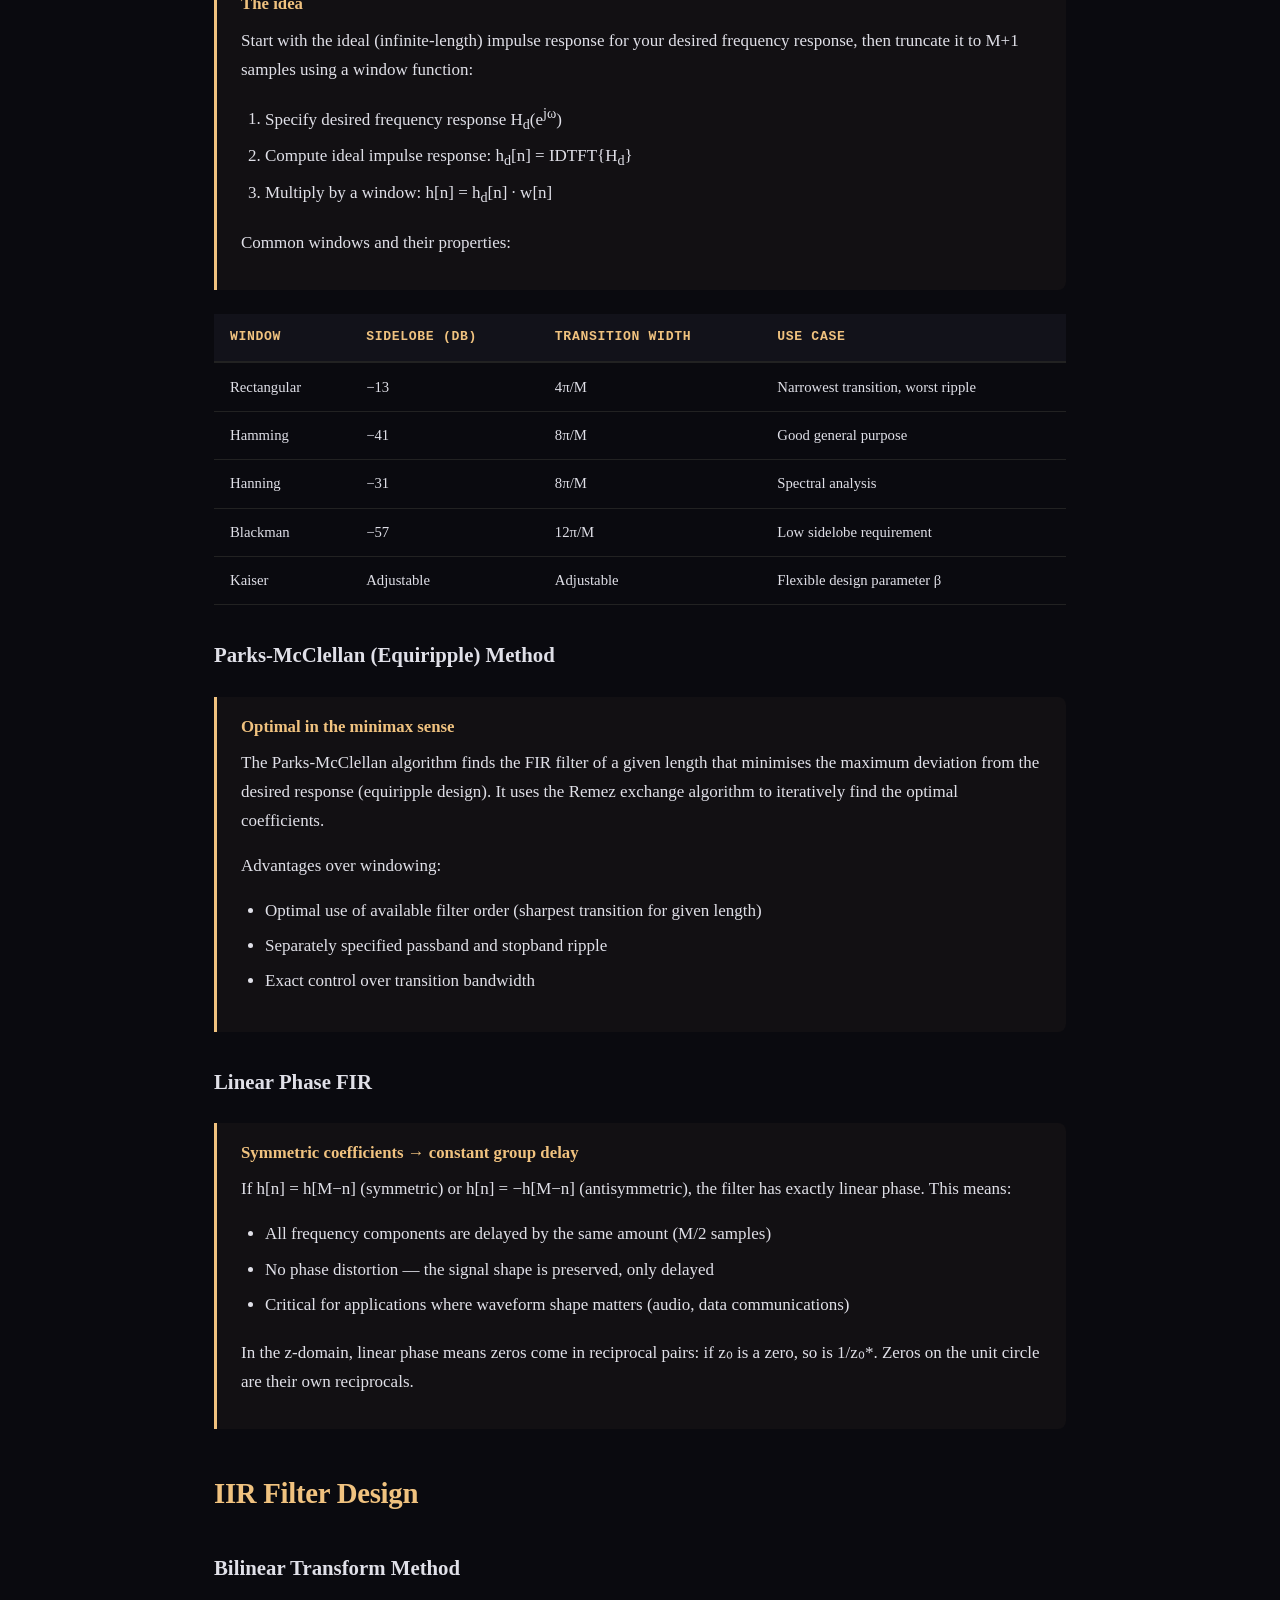
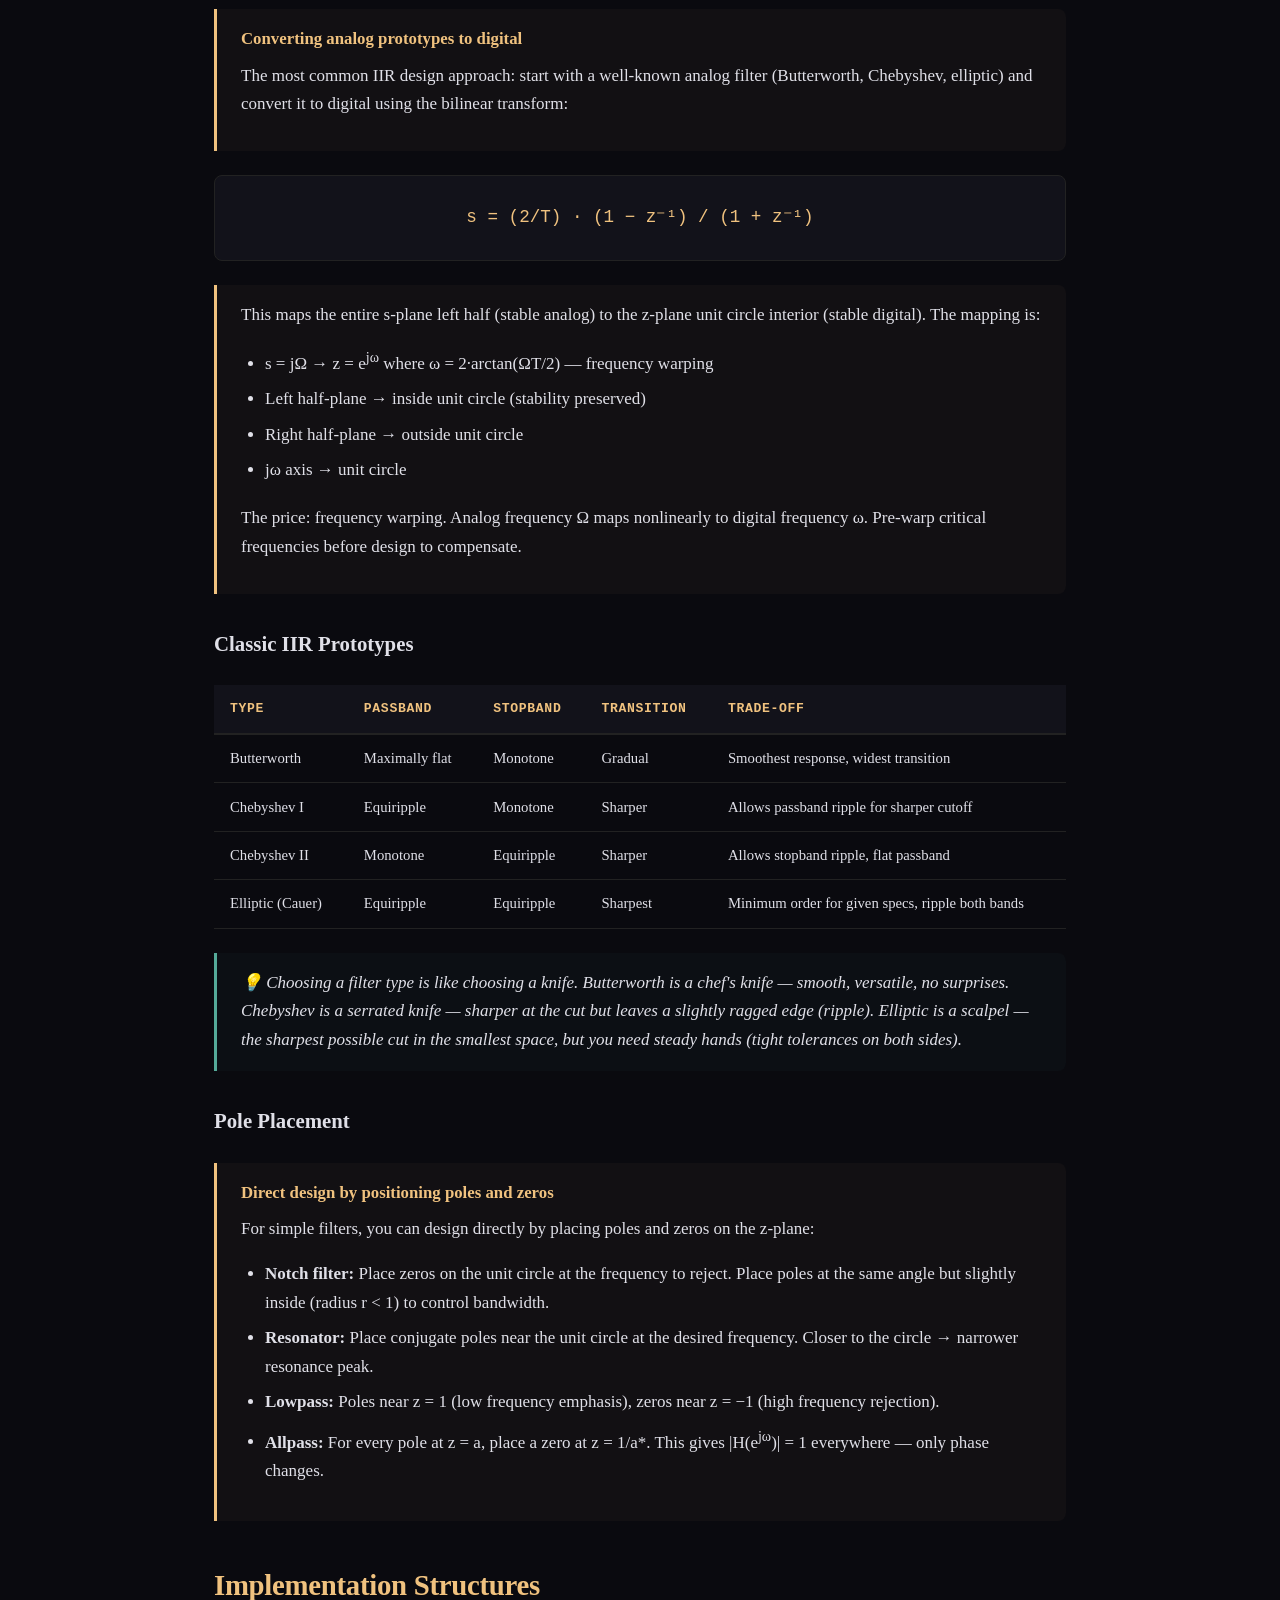
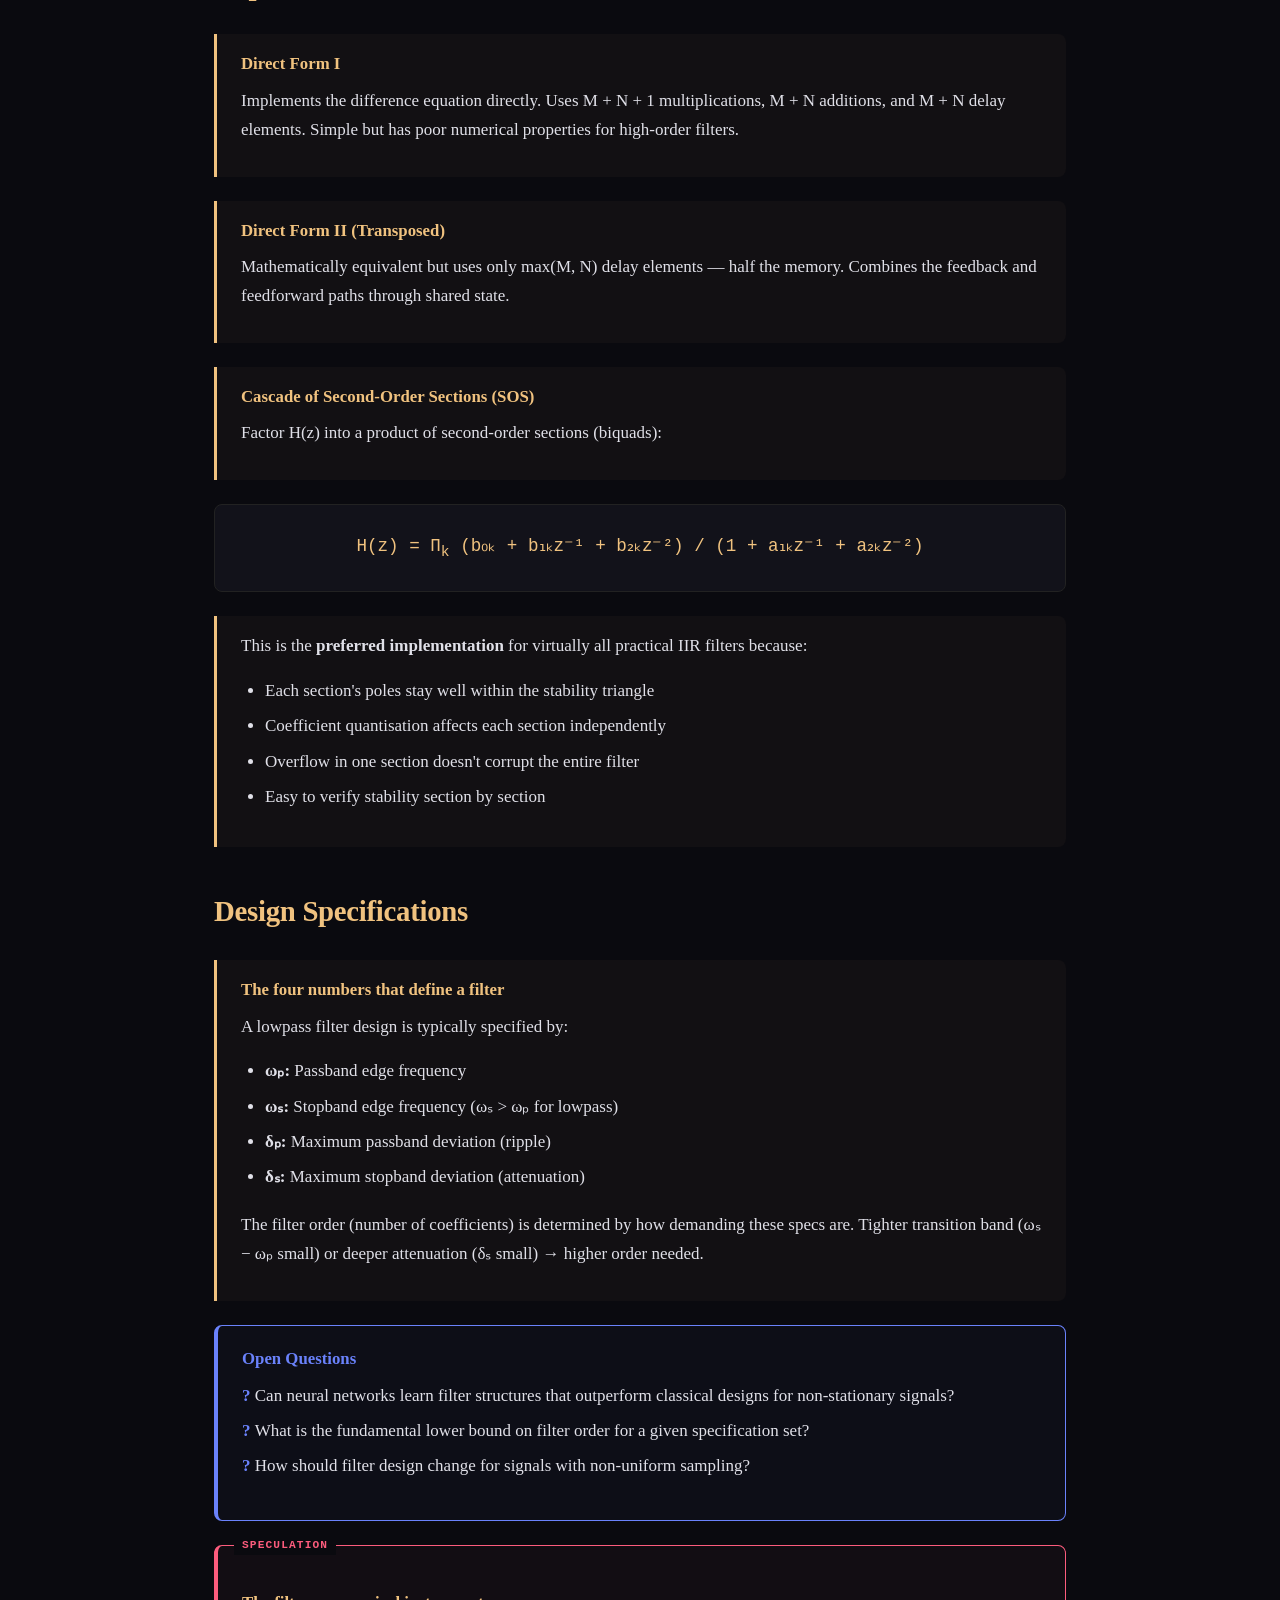
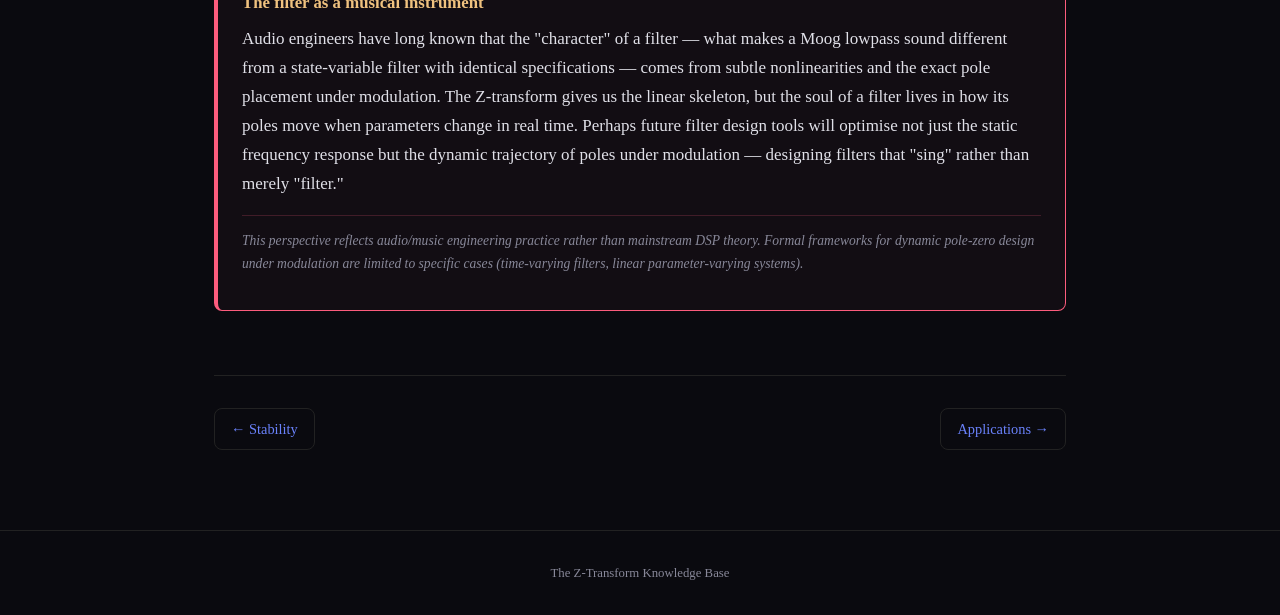
<file: filters.html>
<!DOCTYPE html>
<html lang="en">
<head>
    <meta charset="UTF-8">
    <meta name="viewport" content="width=device-width, initial-scale=1.0">
    <title>Digital Filters — The Z-Transform</title>
    <link rel="stylesheet" href="styles.css">
</head>
<body>

<nav class="nav">
    <a href="index.html">Home</a>
    <a href="definition.html">Definition</a>
    <a href="properties.html">Properties</a>
    <a href="common-pairs.html">Pairs</a>
    <a href="roc.html">ROC</a>
    <a href="inverse.html">Inverse</a>
    <a href="transfer-functions.html">Transfer Fn</a>
    <a href="stability.html">Stability</a>
    <a href="filters.html" class="active">Filters</a>
    <a href="applications.html">Applications</a>
    <a href="animations.html">Interactive</a>
</nav>

<header class="hero">
    <h1>Digital Filters</h1>
    <p class="subtitle">Designing systems that select, reject, and reshape frequency content — using poles and zeros</p>
</header>

<main class="content">

    <div class="stat-strip">
        <div class="stat-card">
            <span class="number">FIR</span>
            <span class="label">All-zero filters</span>
        </div>
        <div class="stat-card">
            <span class="number">IIR</span>
            <span class="label">Pole-zero filters</span>
        </div>
        <div class="stat-card">
            <span class="number">4</span>
            <span class="label">Classic types (LP/HP/BP/BS)</span>
        </div>
    </div>

    <h2>FIR vs IIR</h2>

    <div class="explanation">
        <h4>Two fundamentally different architectures</h4>
        <p>All digital filters fall into two categories based on their transfer function structure:</p>
    </div>

    <table class="data-table">
        <thead>
            <tr>
                <th>Property</th>
                <th>FIR (Finite Impulse Response)</th>
                <th>IIR (Infinite Impulse Response)</th>
            </tr>
        </thead>
        <tbody>
            <tr><td>H(z) form</td><td><code>b₀ + b₁z⁻¹ + ... + bₘz⁻ᴹ</code></td><td><code>N(z)/D(z)</code> (has denominator)</td></tr>
            <tr><td>Poles</td><td>Only at z = 0 (trivial)</td><td>Non-trivial pole locations</td></tr>
            <tr><td>Impulse response</td><td>Finite (M+1 samples)</td><td>Infinite (decays but never ends)</td></tr>
            <tr><td>Stability</td><td>Always stable</td><td>Must check pole locations</td></tr>
            <tr><td>Linear phase</td><td>Easy (symmetric coefficients)</td><td>Impossible (for causal IIR)</td></tr>
            <tr><td>Efficiency</td><td>Needs more coefficients for sharp cutoff</td><td>Sharp cutoff with few coefficients</td></tr>
            <tr><td>Implementation</td><td>No feedback, only feedforward</td><td>Requires feedback (recursive)</td></tr>
        </tbody>
    </table>

    <div class="analogy">An FIR filter is like a committee vote: it looks at the last M+1 input samples, weights them, and announces a verdict. Once those samples pass, they're forgotten. An IIR filter is like institutional memory: past inputs echo through the system forever (though fading). The committee (FIR) is guaranteed to terminate its deliberation; the institution (IIR) might become unstable (runaway feedback) if poorly governed.</div>

    <h2>FIR Filter Design</h2>

    <h3>Window Method</h3>

    <div class="explanation">
        <h4>The idea</h4>
        <p>Start with the ideal (infinite-length) impulse response for your desired frequency response, then truncate it to M+1 samples using a window function:</p>
        <ol>
            <li>Specify desired frequency response H<sub>d</sub>(e<sup>jω</sup>)</li>
            <li>Compute ideal impulse response: h<sub>d</sub>[n] = IDTFT{H<sub>d</sub>}</li>
            <li>Multiply by a window: h[n] = h<sub>d</sub>[n] · w[n]</li>
        </ol>
        <p>Common windows and their properties:</p>
    </div>

    <table class="data-table">
        <thead>
            <tr>
                <th>Window</th>
                <th>Sidelobe (dB)</th>
                <th>Transition Width</th>
                <th>Use Case</th>
            </tr>
        </thead>
        <tbody>
            <tr><td>Rectangular</td><td>−13</td><td>4π/M</td><td>Narrowest transition, worst ripple</td></tr>
            <tr><td>Hamming</td><td>−41</td><td>8π/M</td><td>Good general purpose</td></tr>
            <tr><td>Hanning</td><td>−31</td><td>8π/M</td><td>Spectral analysis</td></tr>
            <tr><td>Blackman</td><td>−57</td><td>12π/M</td><td>Low sidelobe requirement</td></tr>
            <tr><td>Kaiser</td><td>Adjustable</td><td>Adjustable</td><td>Flexible design parameter β</td></tr>
        </tbody>
    </table>

    <h3>Parks-McClellan (Equiripple) Method</h3>

    <div class="explanation">
        <h4>Optimal in the minimax sense</h4>
        <p>The Parks-McClellan algorithm finds the FIR filter of a given length that minimises the maximum deviation from the desired response (equiripple design). It uses the Remez exchange algorithm to iteratively find the optimal coefficients.</p>
        <p>Advantages over windowing:</p>
        <ul>
            <li>Optimal use of available filter order (sharpest transition for given length)</li>
            <li>Separately specified passband and stopband ripple</li>
            <li>Exact control over transition bandwidth</li>
        </ul>
    </div>

    <h3>Linear Phase FIR</h3>

    <div class="explanation">
        <h4>Symmetric coefficients → constant group delay</h4>
        <p>If h[n] = h[M−n] (symmetric) or h[n] = −h[M−n] (antisymmetric), the filter has exactly linear phase. This means:</p>
        <ul>
            <li>All frequency components are delayed by the same amount (M/2 samples)</li>
            <li>No phase distortion — the signal shape is preserved, only delayed</li>
            <li>Critical for applications where waveform shape matters (audio, data communications)</li>
        </ul>
        <p>In the z-domain, linear phase means zeros come in reciprocal pairs: if z₀ is a zero, so is 1/z₀*. Zeros on the unit circle are their own reciprocals.</p>
    </div>

    <h2>IIR Filter Design</h2>

    <h3>Bilinear Transform Method</h3>

    <div class="explanation">
        <h4>Converting analog prototypes to digital</h4>
        <p>The most common IIR design approach: start with a well-known analog filter (Butterworth, Chebyshev, elliptic) and convert it to digital using the bilinear transform:</p>
    </div>

    <div class="formula">
        s = (2/T) · (1 − z⁻¹) / (1 + z⁻¹)
    </div>

    <div class="explanation">
        <p>This maps the entire s-plane left half (stable analog) to the z-plane unit circle interior (stable digital). The mapping is:</p>
        <ul>
            <li>s = jΩ → z = e<sup>jω</sup> where ω = 2·arctan(ΩT/2) — frequency warping</li>
            <li>Left half-plane → inside unit circle (stability preserved)</li>
            <li>Right half-plane → outside unit circle</li>
            <li>jω axis → unit circle</li>
        </ul>
        <p>The price: frequency warping. Analog frequency Ω maps nonlinearly to digital frequency ω. Pre-warp critical frequencies before design to compensate.</p>
    </div>

    <h3>Classic IIR Prototypes</h3>

    <table class="data-table">
        <thead>
            <tr>
                <th>Type</th>
                <th>Passband</th>
                <th>Stopband</th>
                <th>Transition</th>
                <th>Trade-off</th>
            </tr>
        </thead>
        <tbody>
            <tr><td>Butterworth</td><td>Maximally flat</td><td>Monotone</td><td>Gradual</td><td>Smoothest response, widest transition</td></tr>
            <tr><td>Chebyshev I</td><td>Equiripple</td><td>Monotone</td><td>Sharper</td><td>Allows passband ripple for sharper cutoff</td></tr>
            <tr><td>Chebyshev II</td><td>Monotone</td><td>Equiripple</td><td>Sharper</td><td>Allows stopband ripple, flat passband</td></tr>
            <tr><td>Elliptic (Cauer)</td><td>Equiripple</td><td>Equiripple</td><td>Sharpest</td><td>Minimum order for given specs, ripple both bands</td></tr>
        </tbody>
    </table>

    <div class="analogy">Choosing a filter type is like choosing a knife. Butterworth is a chef's knife — smooth, versatile, no surprises. Chebyshev is a serrated knife — sharper at the cut but leaves a slightly ragged edge (ripple). Elliptic is a scalpel — the sharpest possible cut in the smallest space, but you need steady hands (tight tolerances on both sides).</div>

    <h3>Pole Placement</h3>

    <div class="explanation">
        <h4>Direct design by positioning poles and zeros</h4>
        <p>For simple filters, you can design directly by placing poles and zeros on the z-plane:</p>
        <ul>
            <li><strong>Notch filter:</strong> Place zeros on the unit circle at the frequency to reject. Place poles at the same angle but slightly inside (radius r < 1) to control bandwidth.</li>
            <li><strong>Resonator:</strong> Place conjugate poles near the unit circle at the desired frequency. Closer to the circle → narrower resonance peak.</li>
            <li><strong>Lowpass:</strong> Poles near z = 1 (low frequency emphasis), zeros near z = −1 (high frequency rejection).</li>
            <li><strong>Allpass:</strong> For every pole at z = a, place a zero at z = 1/a*. This gives |H(e<sup>jω</sup>)| = 1 everywhere — only phase changes.</li>
        </ul>
    </div>

    <h2>Implementation Structures</h2>

    <div class="explanation">
        <h4>Direct Form I</h4>
        <p>Implements the difference equation directly. Uses M + N + 1 multiplications, M + N additions, and M + N delay elements. Simple but has poor numerical properties for high-order filters.</p>
    </div>

    <div class="explanation">
        <h4>Direct Form II (Transposed)</h4>
        <p>Mathematically equivalent but uses only max(M, N) delay elements — half the memory. Combines the feedback and feedforward paths through shared state.</p>
    </div>

    <div class="explanation">
        <h4>Cascade of Second-Order Sections (SOS)</h4>
        <p>Factor H(z) into a product of second-order sections (biquads):</p>
    </div>

    <div class="formula">
        H(z) = Π<sub>k</sub> (b₀ₖ + b₁ₖz⁻¹ + b₂ₖz⁻²) / (1 + a₁ₖz⁻¹ + a₂ₖz⁻²)
    </div>

    <div class="explanation">
        <p>This is the <strong>preferred implementation</strong> for virtually all practical IIR filters because:</p>
        <ul>
            <li>Each section's poles stay well within the stability triangle</li>
            <li>Coefficient quantisation affects each section independently</li>
            <li>Overflow in one section doesn't corrupt the entire filter</li>
            <li>Easy to verify stability section by section</li>
        </ul>
    </div>

    <h2>Design Specifications</h2>

    <div class="explanation">
        <h4>The four numbers that define a filter</h4>
        <p>A lowpass filter design is typically specified by:</p>
        <ul>
            <li><strong>ωₚ:</strong> Passband edge frequency</li>
            <li><strong>ωₛ:</strong> Stopband edge frequency (ωₛ > ωₚ for lowpass)</li>
            <li><strong>δₚ:</strong> Maximum passband deviation (ripple)</li>
            <li><strong>δₛ:</strong> Maximum stopband deviation (attenuation)</li>
        </ul>
        <p>The filter order (number of coefficients) is determined by how demanding these specs are. Tighter transition band (ωₛ − ωₚ small) or deeper attenuation (δₛ small) → higher order needed.</p>
    </div>

    <div class="question-box">
        <h4>Open Questions</h4>
        <ul>
            <li>Can neural networks learn filter structures that outperform classical designs for non-stationary signals?</li>
            <li>What is the fundamental lower bound on filter order for a given specification set?</li>
            <li>How should filter design change for signals with non-uniform sampling?</li>
        </ul>
    </div>

    <div class="speculation-box">
        <h4>The filter as a musical instrument</h4>
        <p>Audio engineers have long known that the "character" of a filter — what makes a Moog lowpass sound different from a state-variable filter with identical specifications — comes from subtle nonlinearities and the exact pole placement under modulation. The Z-transform gives us the linear skeleton, but the soul of a filter lives in how its poles move when parameters change in real time. Perhaps future filter design tools will optimise not just the static frequency response but the dynamic trajectory of poles under modulation — designing filters that "sing" rather than merely "filter."</p>
        <p class="caveat">This perspective reflects audio/music engineering practice rather than mainstream DSP theory. Formal frameworks for dynamic pole-zero design under modulation are limited to specific cases (time-varying filters, linear parameter-varying systems).</p>
    </div>

    <div class="page-nav">
        <a href="stability.html" class="prev">← Stability</a>
        <a href="applications.html" class="next">Applications →</a>
    </div>

</main>

<footer class="footer">
    The Z-Transform Knowledge Base
</footer>

</body>
</html>
</file>
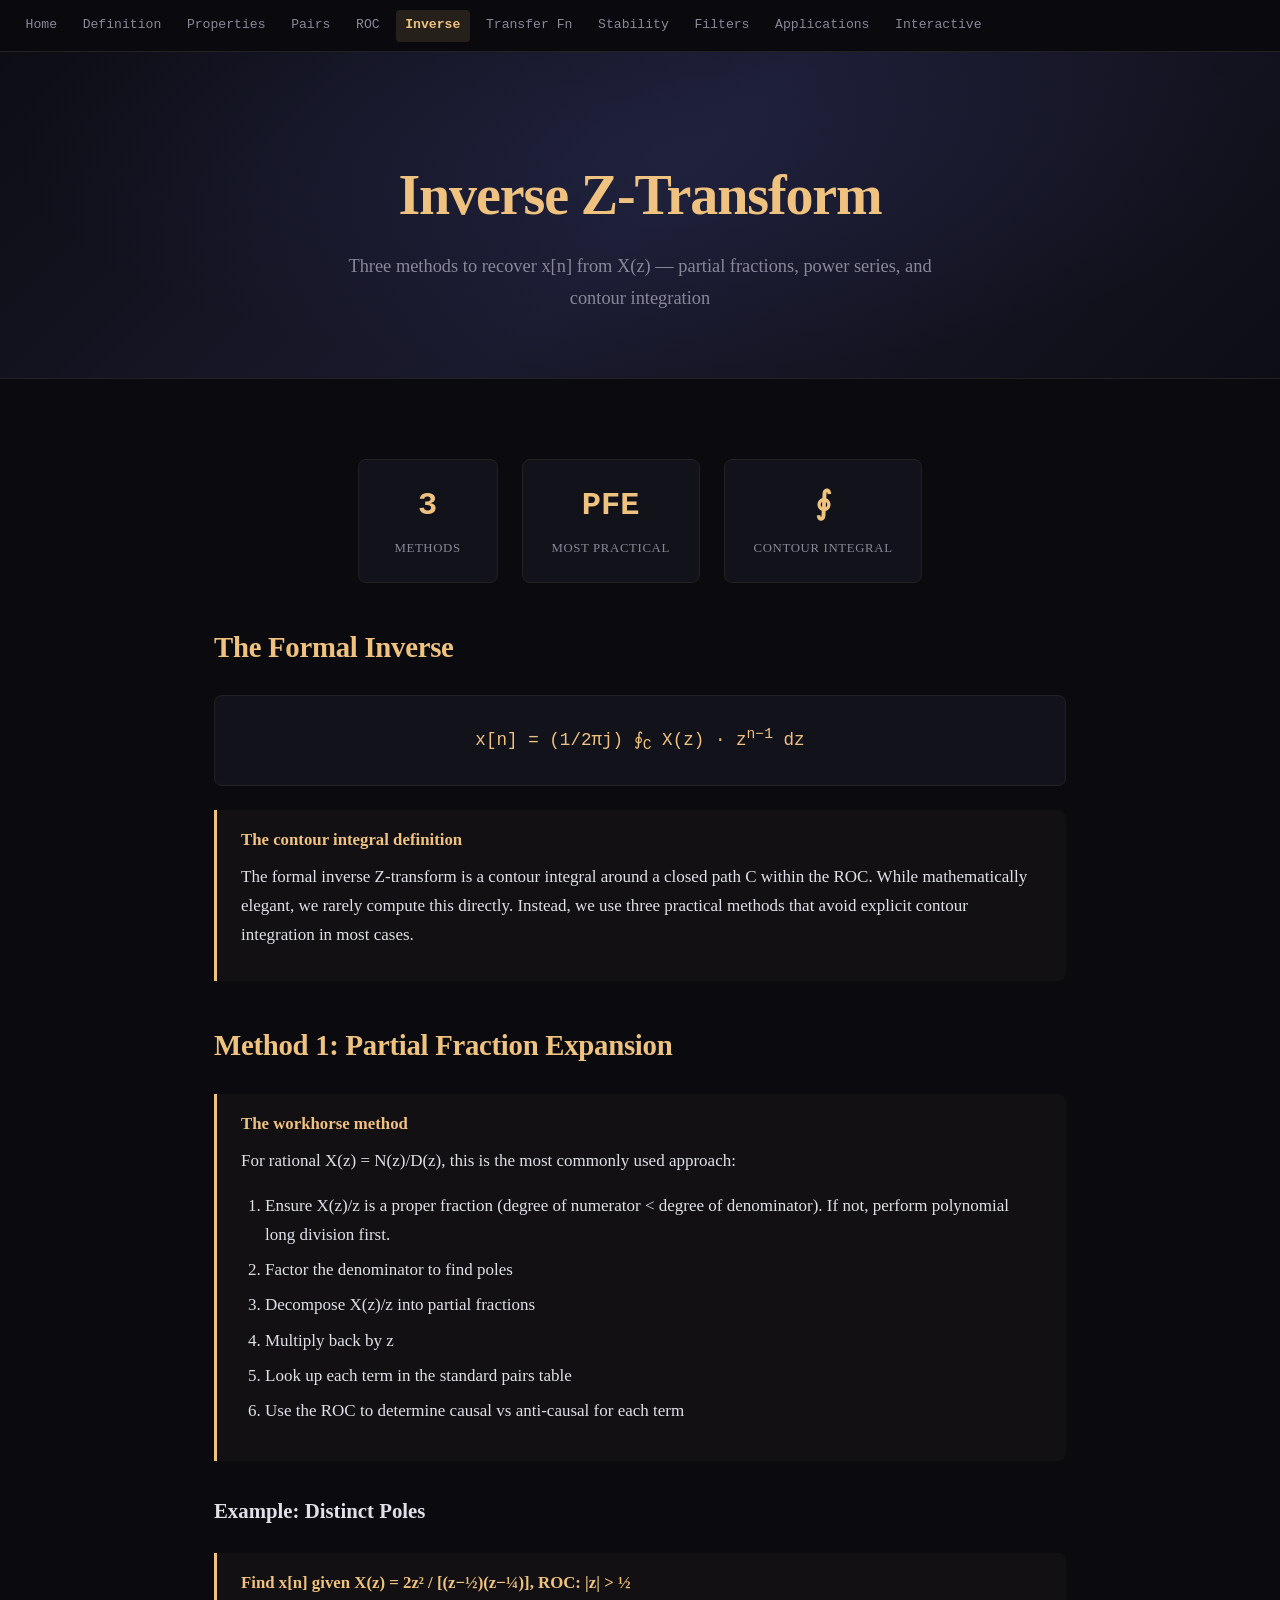
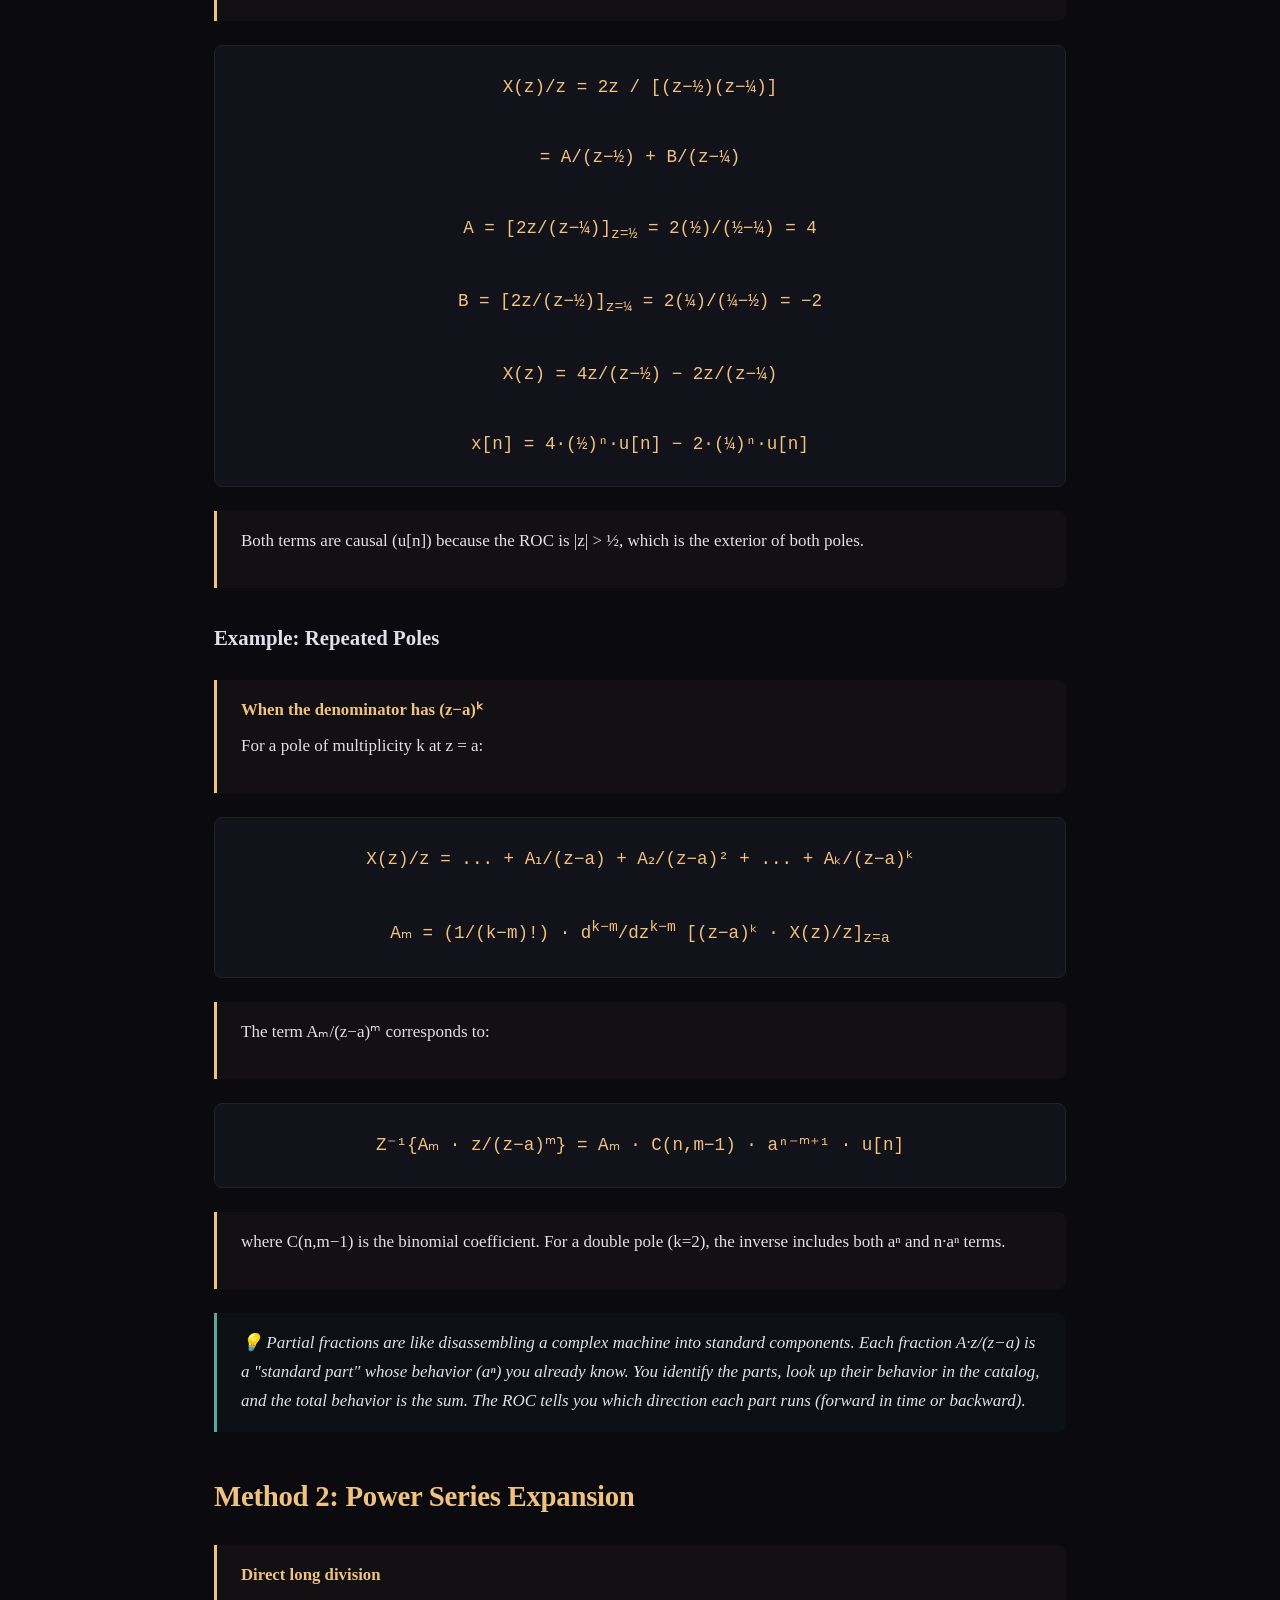
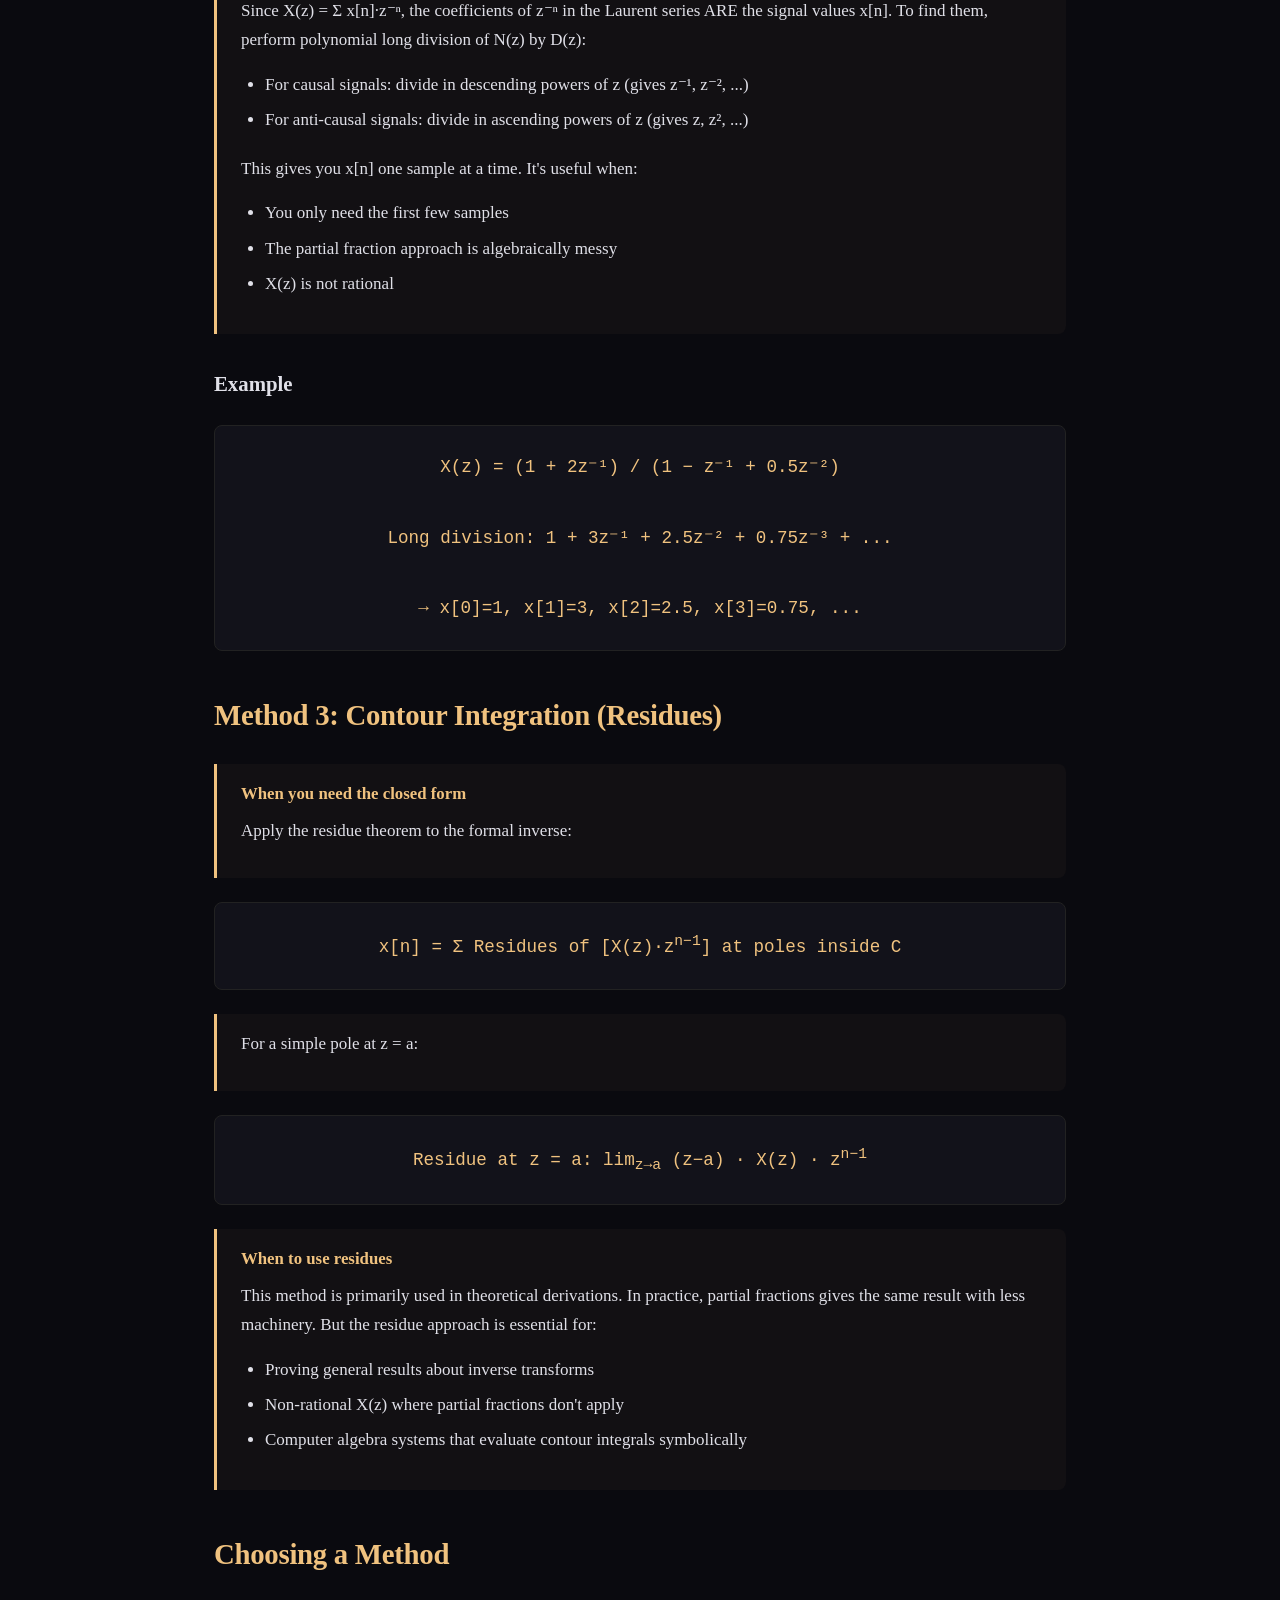
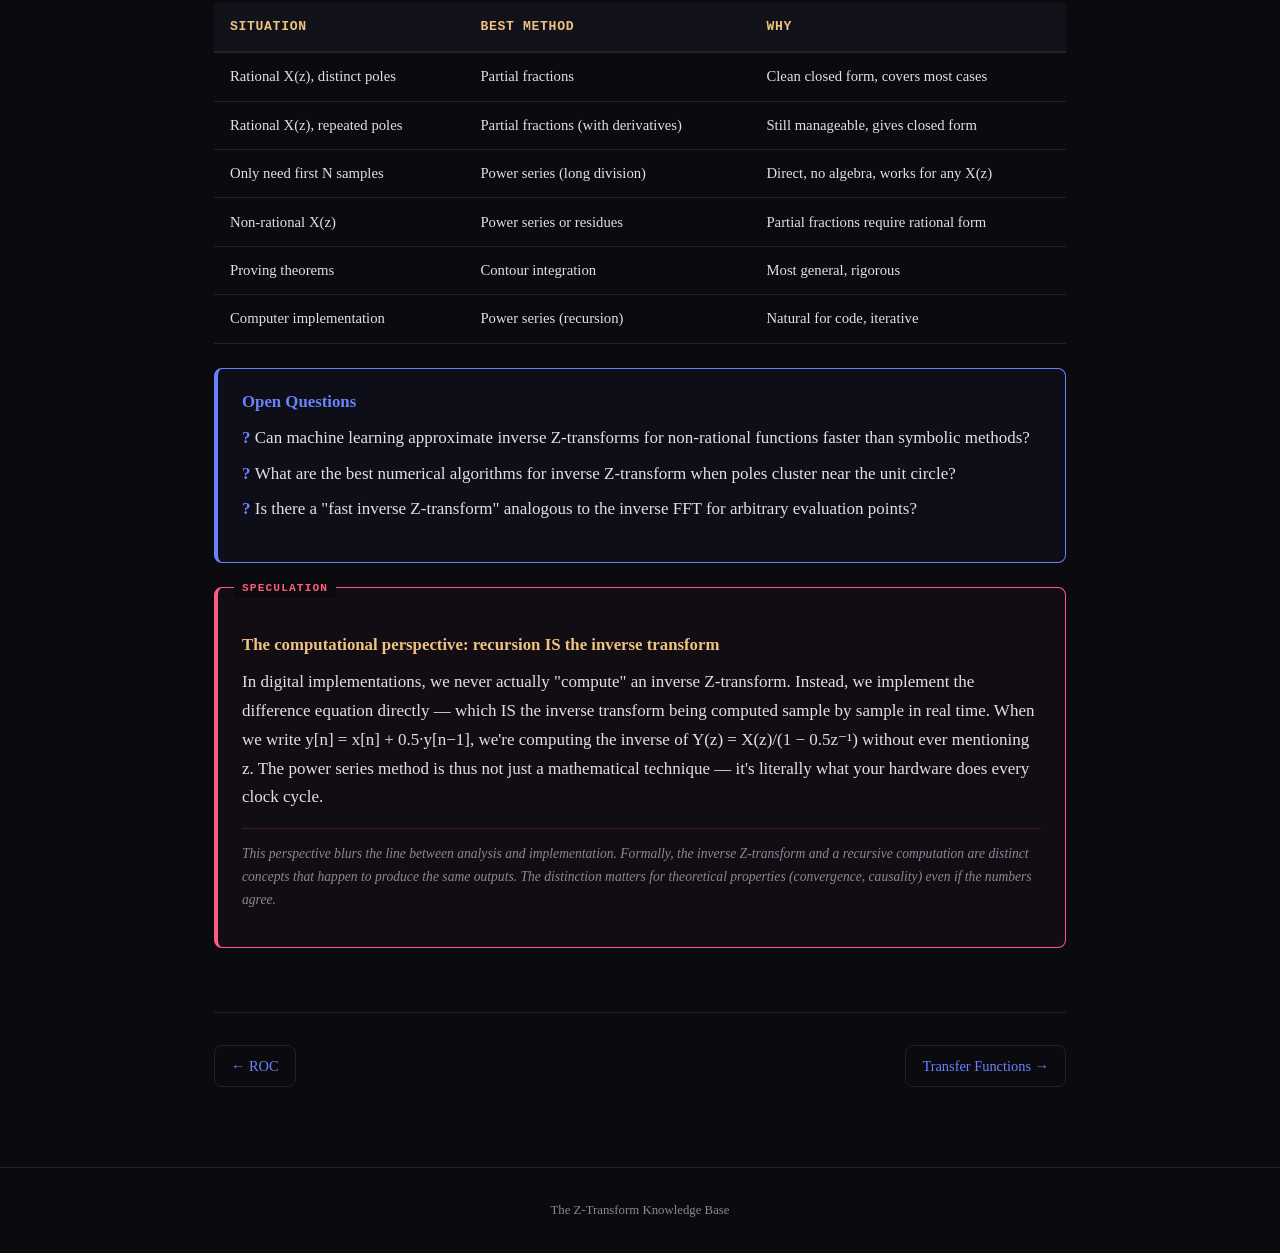
<file: inverse.html>
<!DOCTYPE html>
<html lang="en">
<head>
    <meta charset="UTF-8">
    <meta name="viewport" content="width=device-width, initial-scale=1.0">
    <title>Inverse Z-Transform — The Z-Transform</title>
    <link rel="stylesheet" href="styles.css">
</head>
<body>

<nav class="nav">
    <a href="index.html">Home</a>
    <a href="definition.html">Definition</a>
    <a href="properties.html">Properties</a>
    <a href="common-pairs.html">Pairs</a>
    <a href="roc.html">ROC</a>
    <a href="inverse.html" class="active">Inverse</a>
    <a href="transfer-functions.html">Transfer Fn</a>
    <a href="stability.html">Stability</a>
    <a href="filters.html">Filters</a>
    <a href="applications.html">Applications</a>
    <a href="animations.html">Interactive</a>
</nav>

<header class="hero">
    <h1>Inverse Z-Transform</h1>
    <p class="subtitle">Three methods to recover x[n] from X(z) — partial fractions, power series, and contour integration</p>
</header>

<main class="content">

    <div class="stat-strip">
        <div class="stat-card">
            <span class="number">3</span>
            <span class="label">Methods</span>
        </div>
        <div class="stat-card">
            <span class="number">PFE</span>
            <span class="label">Most practical</span>
        </div>
        <div class="stat-card">
            <span class="number">∮</span>
            <span class="label">Contour integral</span>
        </div>
    </div>

    <h2>The Formal Inverse</h2>

    <div class="formula">
        x[n] = (1/2πj) ∮<sub>C</sub> X(z) · z<sup>n−1</sup> dz
    </div>

    <div class="explanation">
        <h4>The contour integral definition</h4>
        <p>The formal inverse Z-transform is a contour integral around a closed path C within the ROC. While mathematically elegant, we rarely compute this directly. Instead, we use three practical methods that avoid explicit contour integration in most cases.</p>
    </div>

    <h2>Method 1: Partial Fraction Expansion</h2>

    <div class="explanation">
        <h4>The workhorse method</h4>
        <p>For rational X(z) = N(z)/D(z), this is the most commonly used approach:</p>
        <ol>
            <li>Ensure X(z)/z is a proper fraction (degree of numerator < degree of denominator). If not, perform polynomial long division first.</li>
            <li>Factor the denominator to find poles</li>
            <li>Decompose X(z)/z into partial fractions</li>
            <li>Multiply back by z</li>
            <li>Look up each term in the standard pairs table</li>
            <li>Use the ROC to determine causal vs anti-causal for each term</li>
        </ol>
    </div>

    <h3>Example: Distinct Poles</h3>

    <div class="explanation">
        <h4>Find x[n] given X(z) = 2z² / [(z−½)(z−¼)], ROC: |z| > ½</h4>
    </div>

    <div class="formula">
        X(z)/z = 2z / [(z−½)(z−¼)]
        <br><br>
        = A/(z−½) + B/(z−¼)
        <br><br>
        A = [2z/(z−¼)]<sub>z=½</sub> = 2(½)/(½−¼) = 4
        <br><br>
        B = [2z/(z−½)]<sub>z=¼</sub> = 2(¼)/(¼−½) = −2
        <br><br>
        X(z) = 4z/(z−½) − 2z/(z−¼)
        <br><br>
        x[n] = 4·(½)ⁿ·u[n] − 2·(¼)ⁿ·u[n]
    </div>

    <div class="explanation">
        <p>Both terms are causal (u[n]) because the ROC is |z| > ½, which is the exterior of both poles.</p>
    </div>

    <h3>Example: Repeated Poles</h3>

    <div class="explanation">
        <h4>When the denominator has (z−a)ᵏ</h4>
        <p>For a pole of multiplicity k at z = a:</p>
    </div>

    <div class="formula">
        X(z)/z = ... + A₁/(z−a) + A₂/(z−a)² + ... + Aₖ/(z−a)ᵏ
        <br><br>
        Aₘ = (1/(k−m)!) · d<sup>k−m</sup>/dz<sup>k−m</sup> [(z−a)ᵏ · X(z)/z]<sub>z=a</sub>
    </div>

    <div class="explanation">
        <p>The term Aₘ/(z−a)ᵐ corresponds to:</p>
    </div>

    <div class="formula">
        Z⁻¹{Aₘ · z/(z−a)ᵐ} = Aₘ · C(n,m−1) · aⁿ⁻ᵐ⁺¹ · u[n]
    </div>

    <div class="explanation">
        <p>where C(n,m−1) is the binomial coefficient. For a double pole (k=2), the inverse includes both aⁿ and n·aⁿ terms.</p>
    </div>

    <div class="analogy">Partial fractions are like disassembling a complex machine into standard components. Each fraction A·z/(z−a) is a "standard part" whose behavior (aⁿ) you already know. You identify the parts, look up their behavior in the catalog, and the total behavior is the sum. The ROC tells you which direction each part runs (forward in time or backward).</div>

    <h2>Method 2: Power Series Expansion</h2>

    <div class="explanation">
        <h4>Direct long division</h4>
        <p>Since X(z) = Σ x[n]·z⁻ⁿ, the coefficients of z⁻ⁿ in the Laurent series ARE the signal values x[n]. To find them, perform polynomial long division of N(z) by D(z):</p>
        <ul>
            <li>For causal signals: divide in descending powers of z (gives z⁻¹, z⁻², ...)</li>
            <li>For anti-causal signals: divide in ascending powers of z (gives z, z², ...)</li>
        </ul>
        <p>This gives you x[n] one sample at a time. It's useful when:</p>
        <ul>
            <li>You only need the first few samples</li>
            <li>The partial fraction approach is algebraically messy</li>
            <li>X(z) is not rational</li>
        </ul>
    </div>

    <h3>Example</h3>

    <div class="formula">
        X(z) = (1 + 2z⁻¹) / (1 − z⁻¹ + 0.5z⁻²)
        <br><br>
        Long division: 1 + 3z⁻¹ + 2.5z⁻² + 0.75z⁻³ + ...
        <br><br>
        → x[0]=1, x[1]=3, x[2]=2.5, x[3]=0.75, ...
    </div>

    <h2>Method 3: Contour Integration (Residues)</h2>

    <div class="explanation">
        <h4>When you need the closed form</h4>
        <p>Apply the residue theorem to the formal inverse:</p>
    </div>

    <div class="formula">
        x[n] = Σ Residues of [X(z)·z<sup>n−1</sup>] at poles inside C
    </div>

    <div class="explanation">
        <p>For a simple pole at z = a:</p>
    </div>

    <div class="formula">
        Residue at z = a: lim<sub>z→a</sub> (z−a) · X(z) · z<sup>n−1</sup>
    </div>

    <div class="explanation">
        <h4>When to use residues</h4>
        <p>This method is primarily used in theoretical derivations. In practice, partial fractions gives the same result with less machinery. But the residue approach is essential for:</p>
        <ul>
            <li>Proving general results about inverse transforms</li>
            <li>Non-rational X(z) where partial fractions don't apply</li>
            <li>Computer algebra systems that evaluate contour integrals symbolically</li>
        </ul>
    </div>

    <h2>Choosing a Method</h2>

    <table class="data-table">
        <thead>
            <tr>
                <th>Situation</th>
                <th>Best Method</th>
                <th>Why</th>
            </tr>
        </thead>
        <tbody>
            <tr><td>Rational X(z), distinct poles</td><td>Partial fractions</td><td>Clean closed form, covers most cases</td></tr>
            <tr><td>Rational X(z), repeated poles</td><td>Partial fractions (with derivatives)</td><td>Still manageable, gives closed form</td></tr>
            <tr><td>Only need first N samples</td><td>Power series (long division)</td><td>Direct, no algebra, works for any X(z)</td></tr>
            <tr><td>Non-rational X(z)</td><td>Power series or residues</td><td>Partial fractions require rational form</td></tr>
            <tr><td>Proving theorems</td><td>Contour integration</td><td>Most general, rigorous</td></tr>
            <tr><td>Computer implementation</td><td>Power series (recursion)</td><td>Natural for code, iterative</td></tr>
        </tbody>
    </table>

    <div class="question-box">
        <h4>Open Questions</h4>
        <ul>
            <li>Can machine learning approximate inverse Z-transforms for non-rational functions faster than symbolic methods?</li>
            <li>What are the best numerical algorithms for inverse Z-transform when poles cluster near the unit circle?</li>
            <li>Is there a "fast inverse Z-transform" analogous to the inverse FFT for arbitrary evaluation points?</li>
        </ul>
    </div>

    <div class="speculation-box">
        <h4>The computational perspective: recursion IS the inverse transform</h4>
        <p>In digital implementations, we never actually "compute" an inverse Z-transform. Instead, we implement the difference equation directly — which IS the inverse transform being computed sample by sample in real time. When we write y[n] = x[n] + 0.5·y[n−1], we're computing the inverse of Y(z) = X(z)/(1 − 0.5z⁻¹) without ever mentioning z. The power series method is thus not just a mathematical technique — it's literally what your hardware does every clock cycle.</p>
        <p class="caveat">This perspective blurs the line between analysis and implementation. Formally, the inverse Z-transform and a recursive computation are distinct concepts that happen to produce the same outputs. The distinction matters for theoretical properties (convergence, causality) even if the numbers agree.</p>
    </div>

    <div class="page-nav">
        <a href="roc.html" class="prev">← ROC</a>
        <a href="transfer-functions.html" class="next">Transfer Functions →</a>
    </div>

</main>

<footer class="footer">
    The Z-Transform Knowledge Base
</footer>

</body>
</html>
</file>
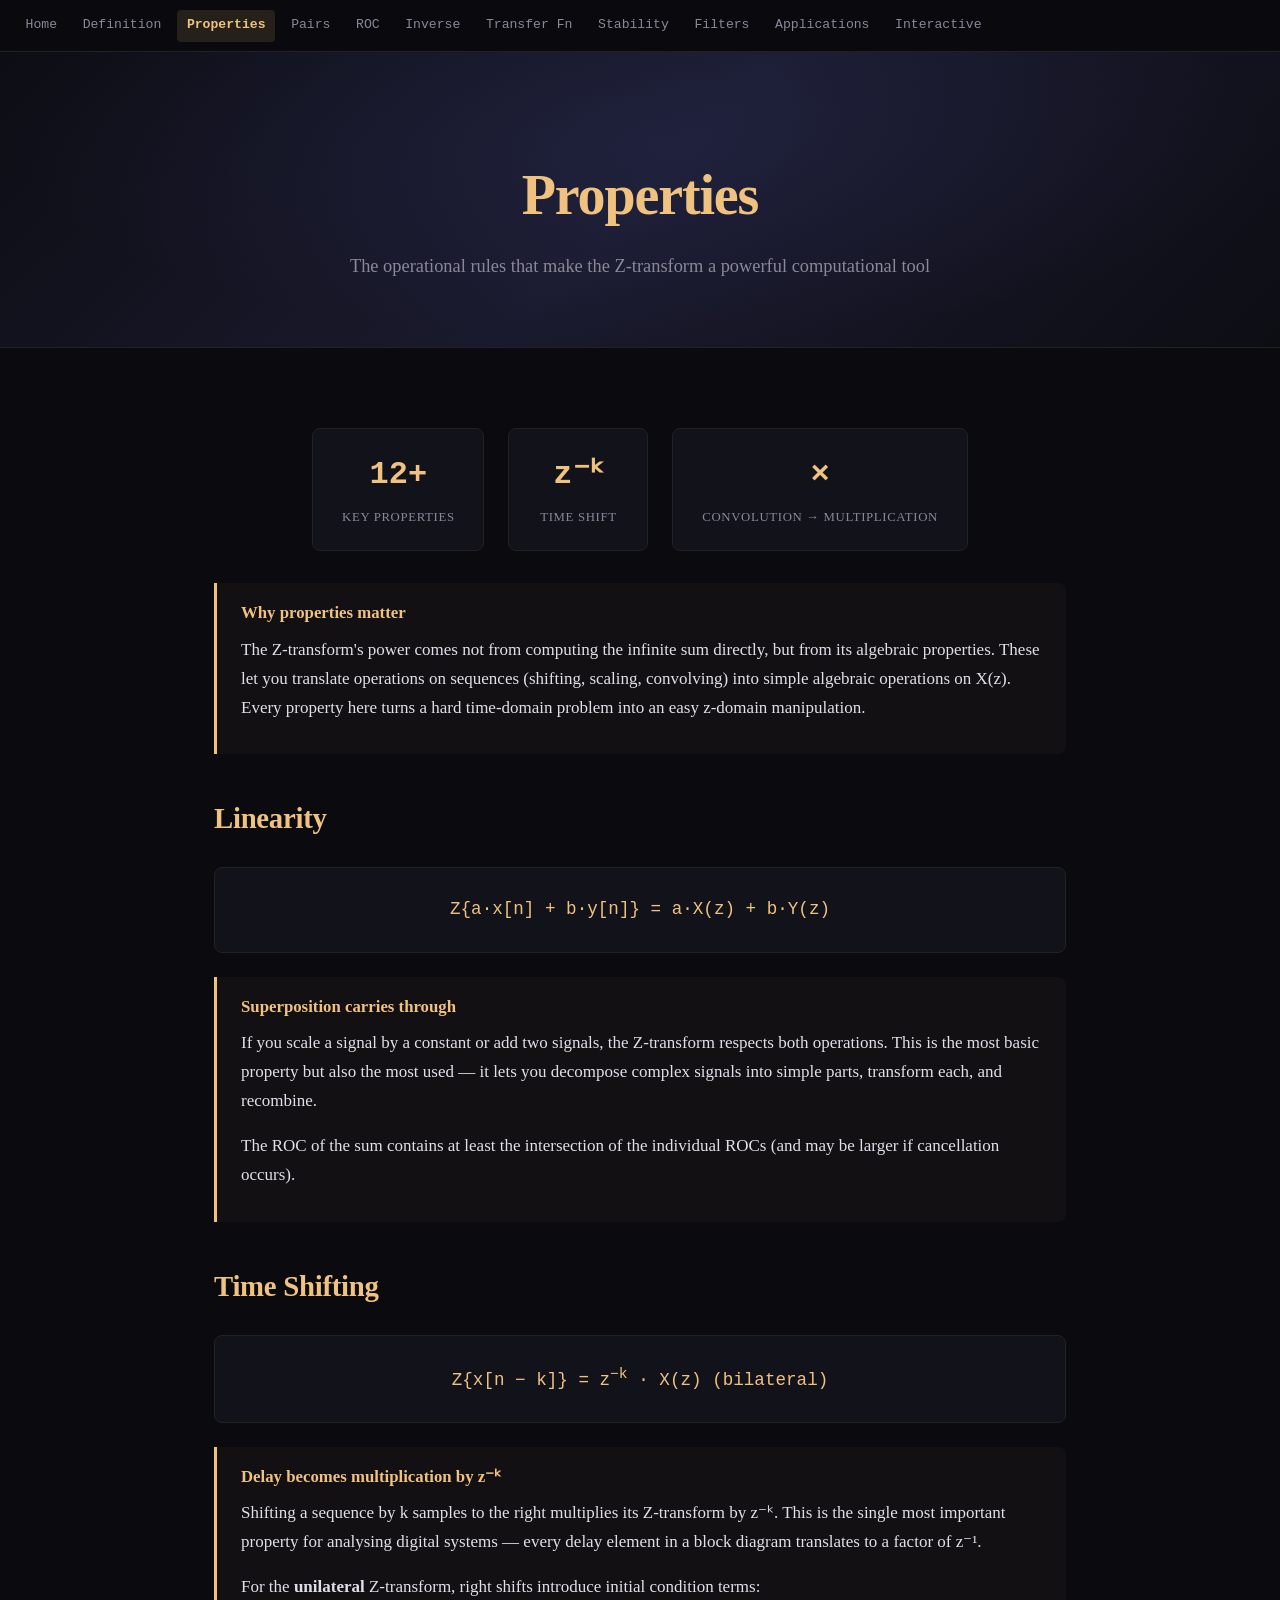
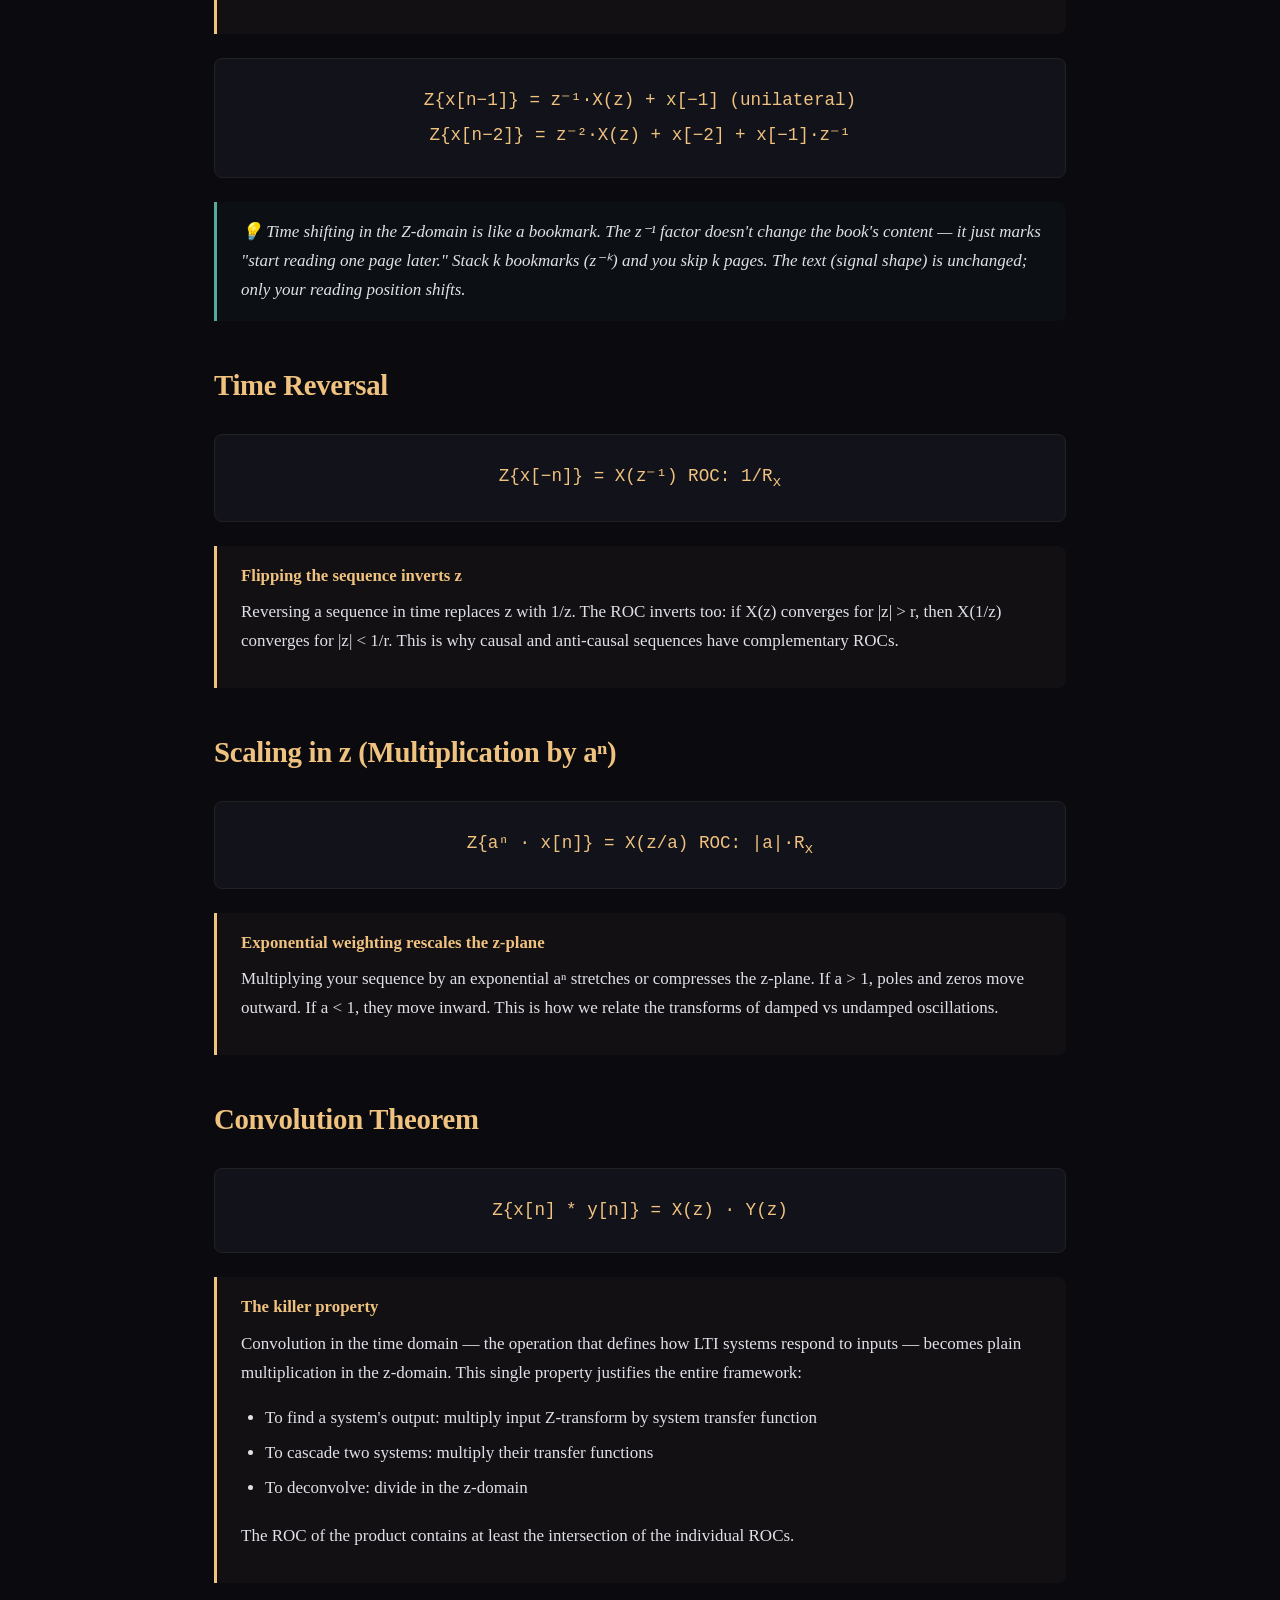
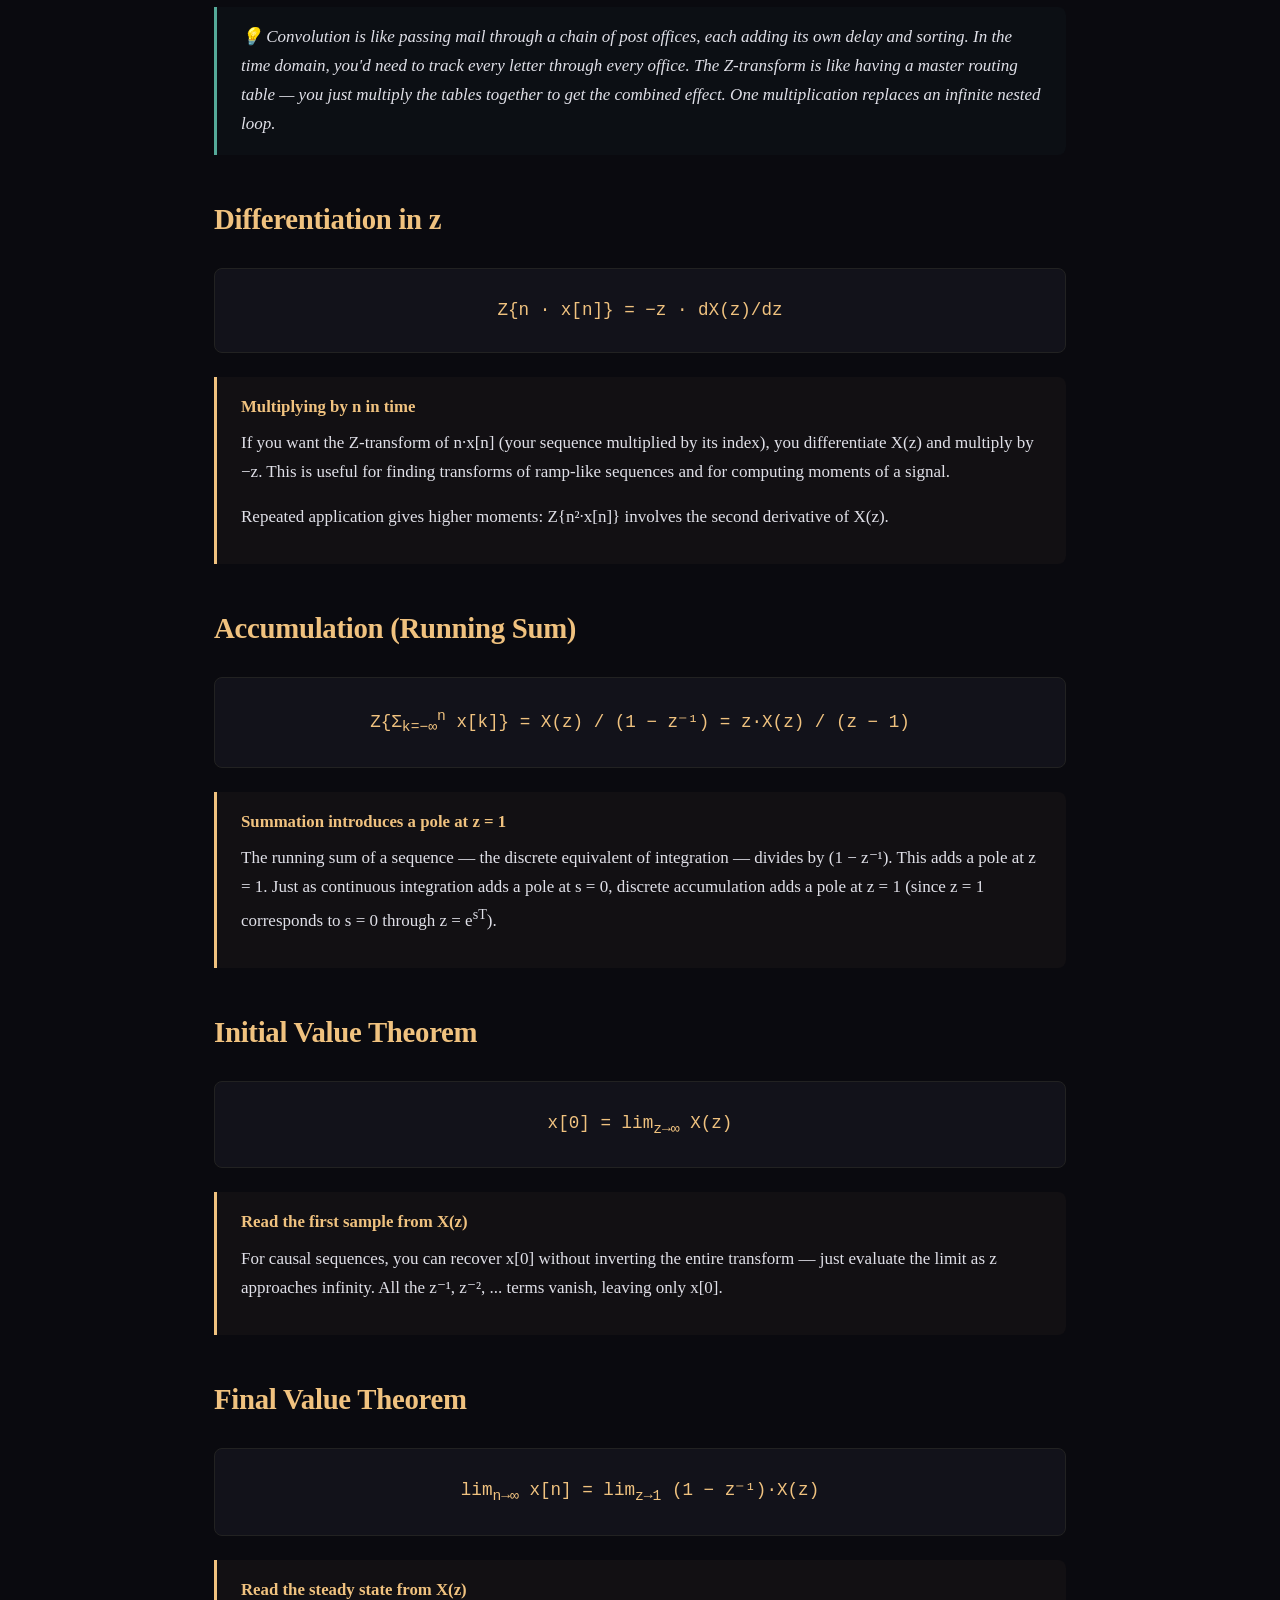
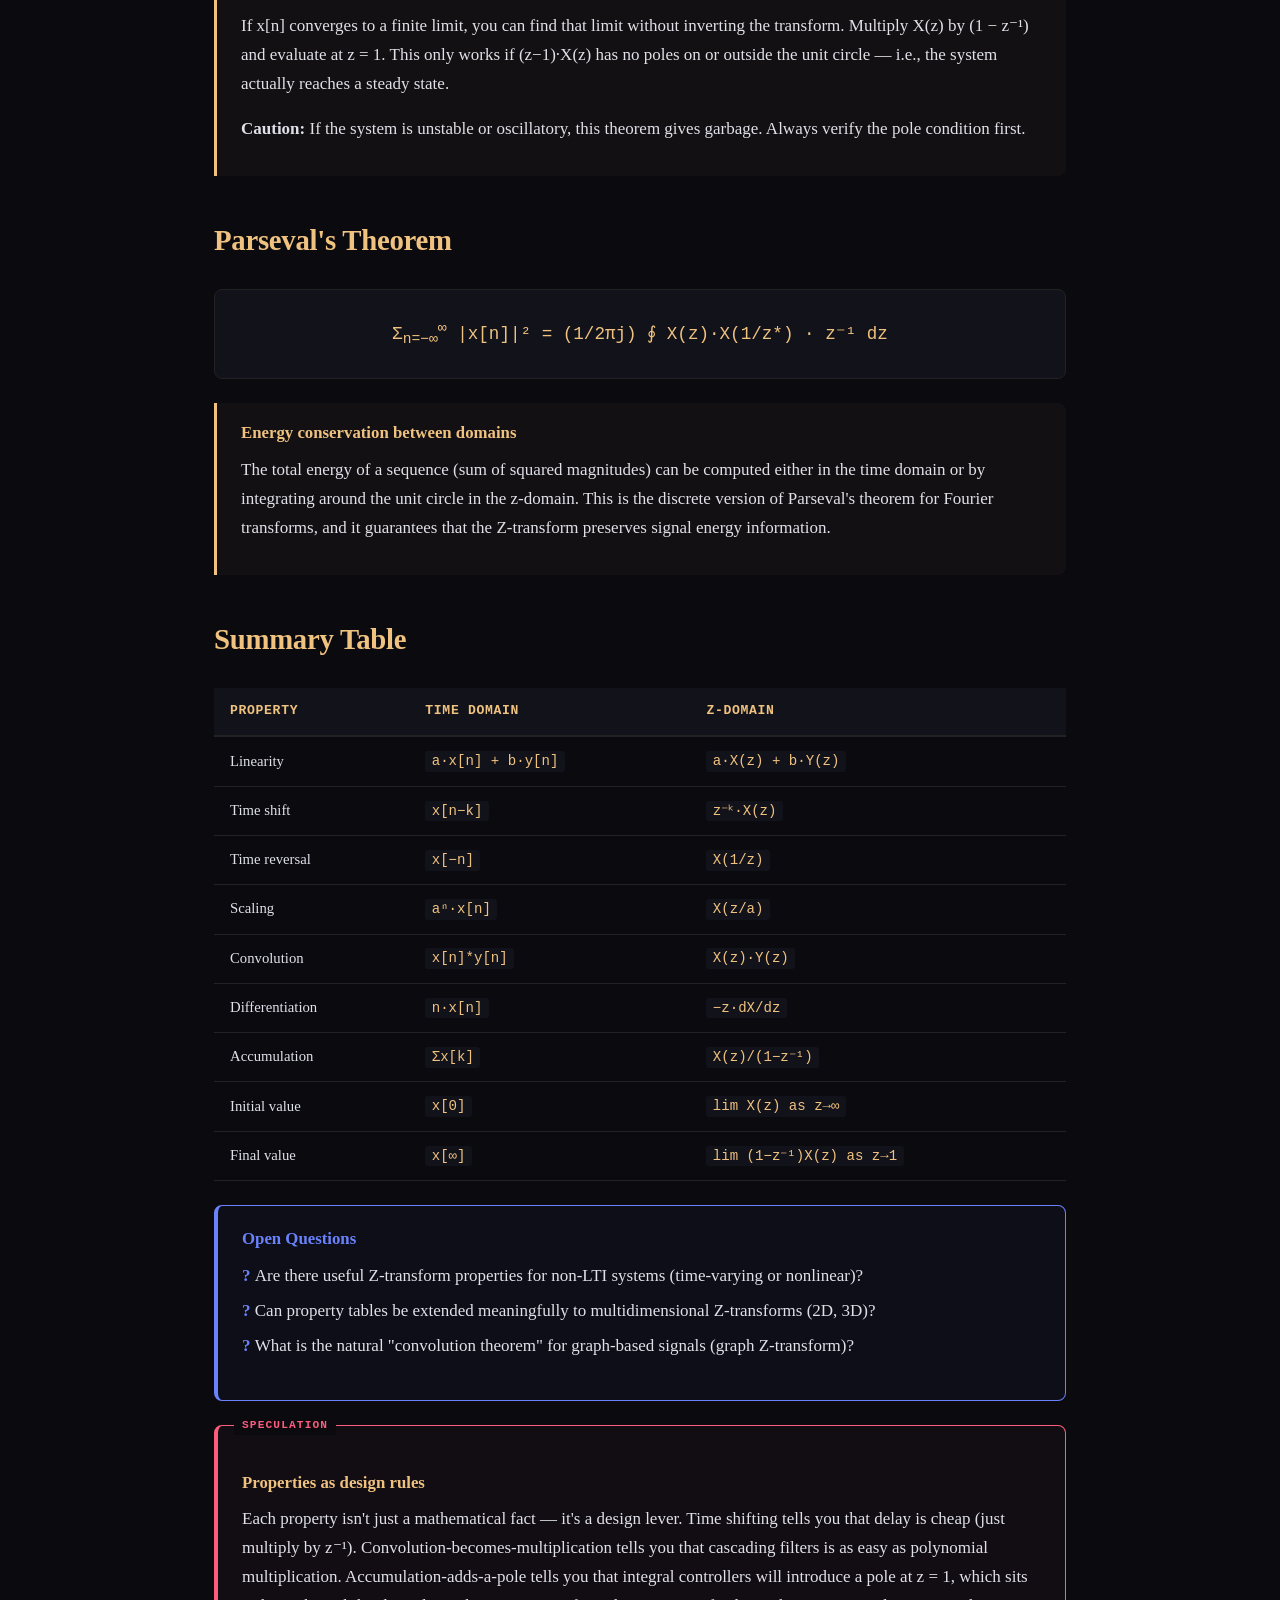
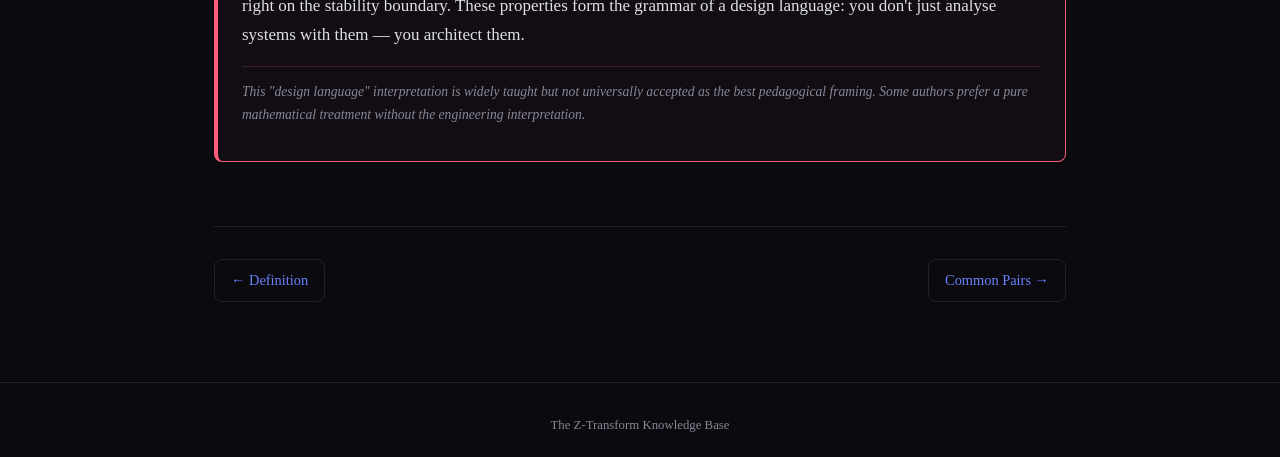
<file: properties.html>
<!DOCTYPE html>
<html lang="en">
<head>
    <meta charset="UTF-8">
    <meta name="viewport" content="width=device-width, initial-scale=1.0">
    <title>Properties — The Z-Transform</title>
    <link rel="stylesheet" href="styles.css">
</head>
<body>

<nav class="nav">
    <a href="index.html">Home</a>
    <a href="definition.html">Definition</a>
    <a href="properties.html" class="active">Properties</a>
    <a href="common-pairs.html">Pairs</a>
    <a href="roc.html">ROC</a>
    <a href="inverse.html">Inverse</a>
    <a href="transfer-functions.html">Transfer Fn</a>
    <a href="stability.html">Stability</a>
    <a href="filters.html">Filters</a>
    <a href="applications.html">Applications</a>
    <a href="animations.html">Interactive</a>
</nav>

<header class="hero">
    <h1>Properties</h1>
    <p class="subtitle">The operational rules that make the Z-transform a powerful computational tool</p>
</header>

<main class="content">

    <div class="stat-strip">
        <div class="stat-card">
            <span class="number">12+</span>
            <span class="label">Key Properties</span>
        </div>
        <div class="stat-card">
            <span class="number">z⁻ᵏ</span>
            <span class="label">Time shift</span>
        </div>
        <div class="stat-card">
            <span class="number">×</span>
            <span class="label">Convolution → Multiplication</span>
        </div>
    </div>

    <div class="explanation">
        <h4>Why properties matter</h4>
        <p>The Z-transform's power comes not from computing the infinite sum directly, but from its algebraic properties. These let you translate operations on sequences (shifting, scaling, convolving) into simple algebraic operations on X(z). Every property here turns a hard time-domain problem into an easy z-domain manipulation.</p>
    </div>

    <h2>Linearity</h2>

    <div class="formula">
        Z{a·x[n] + b·y[n]} = a·X(z) + b·Y(z)
    </div>

    <div class="explanation">
        <h4>Superposition carries through</h4>
        <p>If you scale a signal by a constant or add two signals, the Z-transform respects both operations. This is the most basic property but also the most used — it lets you decompose complex signals into simple parts, transform each, and recombine.</p>
        <p>The ROC of the sum contains at least the intersection of the individual ROCs (and may be larger if cancellation occurs).</p>
    </div>

    <h2>Time Shifting</h2>

    <div class="formula">
        Z{x[n − k]} = z<sup>−k</sup> · X(z)    (bilateral)
    </div>

    <div class="explanation">
        <h4>Delay becomes multiplication by z⁻ᵏ</h4>
        <p>Shifting a sequence by k samples to the right multiplies its Z-transform by z⁻ᵏ. This is the single most important property for analysing digital systems — every delay element in a block diagram translates to a factor of z⁻¹.</p>
        <p>For the <strong>unilateral</strong> Z-transform, right shifts introduce initial condition terms:</p>
    </div>

    <div class="formula">
        Z{x[n−1]} = z⁻¹·X(z) + x[−1]     (unilateral)
        <br>
        Z{x[n−2]} = z⁻²·X(z) + x[−2] + x[−1]·z⁻¹
    </div>

    <div class="analogy">Time shifting in the Z-domain is like a bookmark. The z⁻¹ factor doesn't change the book's content — it just marks "start reading one page later." Stack k bookmarks (z⁻ᵏ) and you skip k pages. The text (signal shape) is unchanged; only your reading position shifts.</div>

    <h2>Time Reversal</h2>

    <div class="formula">
        Z{x[−n]} = X(z⁻¹)     ROC: 1/R<sub>x</sub>
    </div>

    <div class="explanation">
        <h4>Flipping the sequence inverts z</h4>
        <p>Reversing a sequence in time replaces z with 1/z. The ROC inverts too: if X(z) converges for |z| > r, then X(1/z) converges for |z| < 1/r. This is why causal and anti-causal sequences have complementary ROCs.</p>
    </div>

    <h2>Scaling in z (Multiplication by aⁿ)</h2>

    <div class="formula">
        Z{aⁿ · x[n]} = X(z/a)     ROC: |a|·R<sub>x</sub>
    </div>

    <div class="explanation">
        <h4>Exponential weighting rescales the z-plane</h4>
        <p>Multiplying your sequence by an exponential aⁿ stretches or compresses the z-plane. If a > 1, poles and zeros move outward. If a < 1, they move inward. This is how we relate the transforms of damped vs undamped oscillations.</p>
    </div>

    <h2>Convolution Theorem</h2>

    <div class="formula">
        Z{x[n] * y[n]} = X(z) · Y(z)
    </div>

    <div class="explanation">
        <h4>The killer property</h4>
        <p>Convolution in the time domain — the operation that defines how LTI systems respond to inputs — becomes plain multiplication in the z-domain. This single property justifies the entire framework:</p>
        <ul>
            <li>To find a system's output: multiply input Z-transform by system transfer function</li>
            <li>To cascade two systems: multiply their transfer functions</li>
            <li>To deconvolve: divide in the z-domain</li>
        </ul>
        <p>The ROC of the product contains at least the intersection of the individual ROCs.</p>
    </div>

    <div class="analogy">Convolution is like passing mail through a chain of post offices, each adding its own delay and sorting. In the time domain, you'd need to track every letter through every office. The Z-transform is like having a master routing table — you just multiply the tables together to get the combined effect. One multiplication replaces an infinite nested loop.</div>

    <h2>Differentiation in z</h2>

    <div class="formula">
        Z{n · x[n]} = −z · dX(z)/dz
    </div>

    <div class="explanation">
        <h4>Multiplying by n in time</h4>
        <p>If you want the Z-transform of n·x[n] (your sequence multiplied by its index), you differentiate X(z) and multiply by −z. This is useful for finding transforms of ramp-like sequences and for computing moments of a signal.</p>
        <p>Repeated application gives higher moments: Z{n²·x[n]} involves the second derivative of X(z).</p>
    </div>

    <h2>Accumulation (Running Sum)</h2>

    <div class="formula">
        Z{Σ<sub>k=−∞</sub><sup>n</sup> x[k]} = X(z) / (1 − z⁻¹) = z·X(z) / (z − 1)
    </div>

    <div class="explanation">
        <h4>Summation introduces a pole at z = 1</h4>
        <p>The running sum of a sequence — the discrete equivalent of integration — divides by (1 − z⁻¹). This adds a pole at z = 1. Just as continuous integration adds a pole at s = 0, discrete accumulation adds a pole at z = 1 (since z = 1 corresponds to s = 0 through z = e<sup>sT</sup>).</p>
    </div>

    <h2>Initial Value Theorem</h2>

    <div class="formula">
        x[0] = lim<sub>z→∞</sub> X(z)
    </div>

    <div class="explanation">
        <h4>Read the first sample from X(z)</h4>
        <p>For causal sequences, you can recover x[0] without inverting the entire transform — just evaluate the limit as z approaches infinity. All the z⁻¹, z⁻², ... terms vanish, leaving only x[0].</p>
    </div>

    <h2>Final Value Theorem</h2>

    <div class="formula">
        lim<sub>n→∞</sub> x[n] = lim<sub>z→1</sub> (1 − z⁻¹)·X(z)
    </div>

    <div class="explanation">
        <h4>Read the steady state from X(z)</h4>
        <p>If x[n] converges to a finite limit, you can find that limit without inverting the transform. Multiply X(z) by (1 − z⁻¹) and evaluate at z = 1. This only works if (z−1)·X(z) has no poles on or outside the unit circle — i.e., the system actually reaches a steady state.</p>
        <p><strong>Caution:</strong> If the system is unstable or oscillatory, this theorem gives garbage. Always verify the pole condition first.</p>
    </div>

    <h2>Parseval's Theorem</h2>

    <div class="formula">
        Σ<sub>n=−∞</sub><sup>∞</sup> |x[n]|² = (1/2πj) ∮ X(z)·X(1/z*) · z⁻¹ dz
    </div>

    <div class="explanation">
        <h4>Energy conservation between domains</h4>
        <p>The total energy of a sequence (sum of squared magnitudes) can be computed either in the time domain or by integrating around the unit circle in the z-domain. This is the discrete version of Parseval's theorem for Fourier transforms, and it guarantees that the Z-transform preserves signal energy information.</p>
    </div>

    <h2>Summary Table</h2>

    <table class="data-table">
        <thead>
            <tr>
                <th>Property</th>
                <th>Time Domain</th>
                <th>Z-Domain</th>
            </tr>
        </thead>
        <tbody>
            <tr><td>Linearity</td><td><code>a·x[n] + b·y[n]</code></td><td><code>a·X(z) + b·Y(z)</code></td></tr>
            <tr><td>Time shift</td><td><code>x[n−k]</code></td><td><code>z⁻ᵏ·X(z)</code></td></tr>
            <tr><td>Time reversal</td><td><code>x[−n]</code></td><td><code>X(1/z)</code></td></tr>
            <tr><td>Scaling</td><td><code>aⁿ·x[n]</code></td><td><code>X(z/a)</code></td></tr>
            <tr><td>Convolution</td><td><code>x[n]*y[n]</code></td><td><code>X(z)·Y(z)</code></td></tr>
            <tr><td>Differentiation</td><td><code>n·x[n]</code></td><td><code>−z·dX/dz</code></td></tr>
            <tr><td>Accumulation</td><td><code>Σx[k]</code></td><td><code>X(z)/(1−z⁻¹)</code></td></tr>
            <tr><td>Initial value</td><td><code>x[0]</code></td><td><code>lim X(z) as z→∞</code></td></tr>
            <tr><td>Final value</td><td><code>x[∞]</code></td><td><code>lim (1−z⁻¹)X(z) as z→1</code></td></tr>
        </tbody>
    </table>

    <div class="question-box">
        <h4>Open Questions</h4>
        <ul>
            <li>Are there useful Z-transform properties for non-LTI systems (time-varying or nonlinear)?</li>
            <li>Can property tables be extended meaningfully to multidimensional Z-transforms (2D, 3D)?</li>
            <li>What is the natural "convolution theorem" for graph-based signals (graph Z-transform)?</li>
        </ul>
    </div>

    <div class="speculation-box">
        <h4>Properties as design rules</h4>
        <p>Each property isn't just a mathematical fact — it's a design lever. Time shifting tells you that delay is cheap (just multiply by z⁻¹). Convolution-becomes-multiplication tells you that cascading filters is as easy as polynomial multiplication. Accumulation-adds-a-pole tells you that integral controllers will introduce a pole at z = 1, which sits right on the stability boundary. These properties form the grammar of a design language: you don't just analyse systems with them — you architect them.</p>
        <p class="caveat">This "design language" interpretation is widely taught but not universally accepted as the best pedagogical framing. Some authors prefer a pure mathematical treatment without the engineering interpretation.</p>
    </div>

    <div class="page-nav">
        <a href="definition.html" class="prev">← Definition</a>
        <a href="common-pairs.html" class="next">Common Pairs →</a>
    </div>

</main>

<footer class="footer">
    The Z-Transform Knowledge Base
</footer>

</body>
</html>
</file>
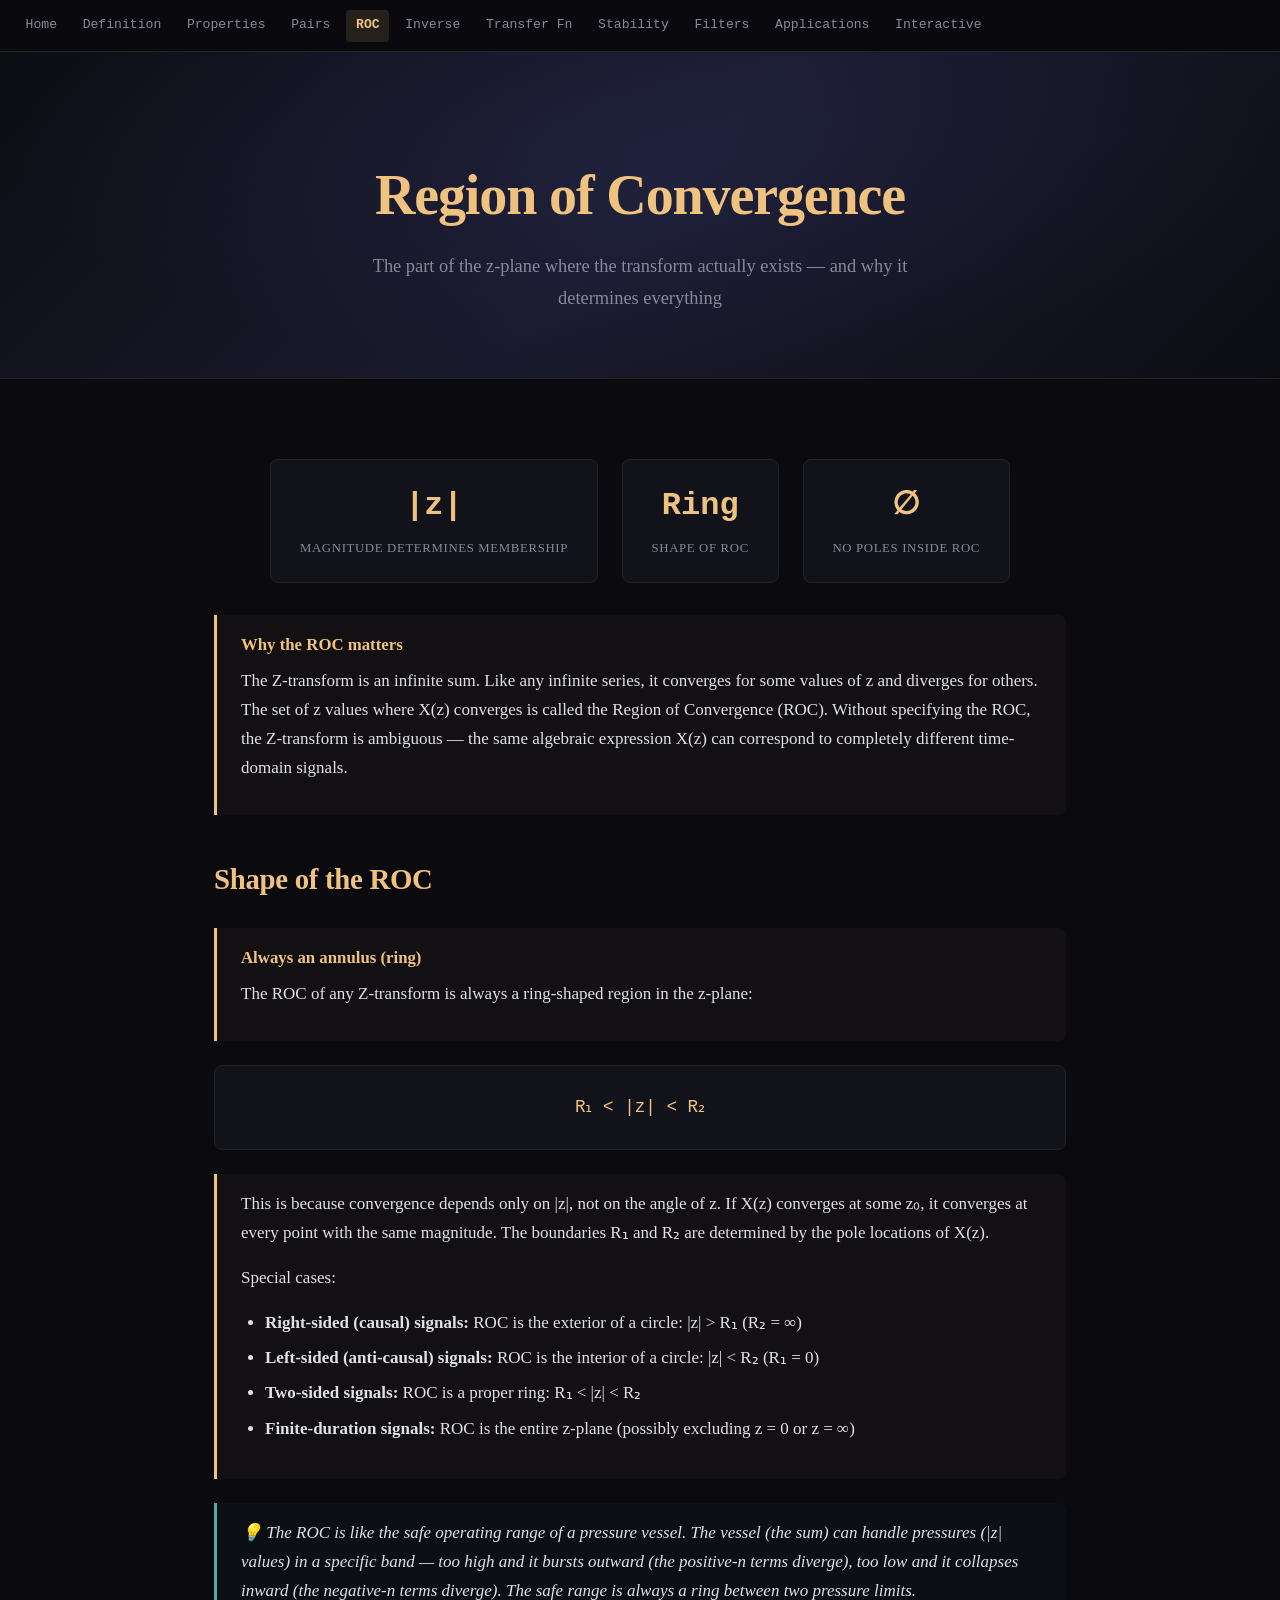
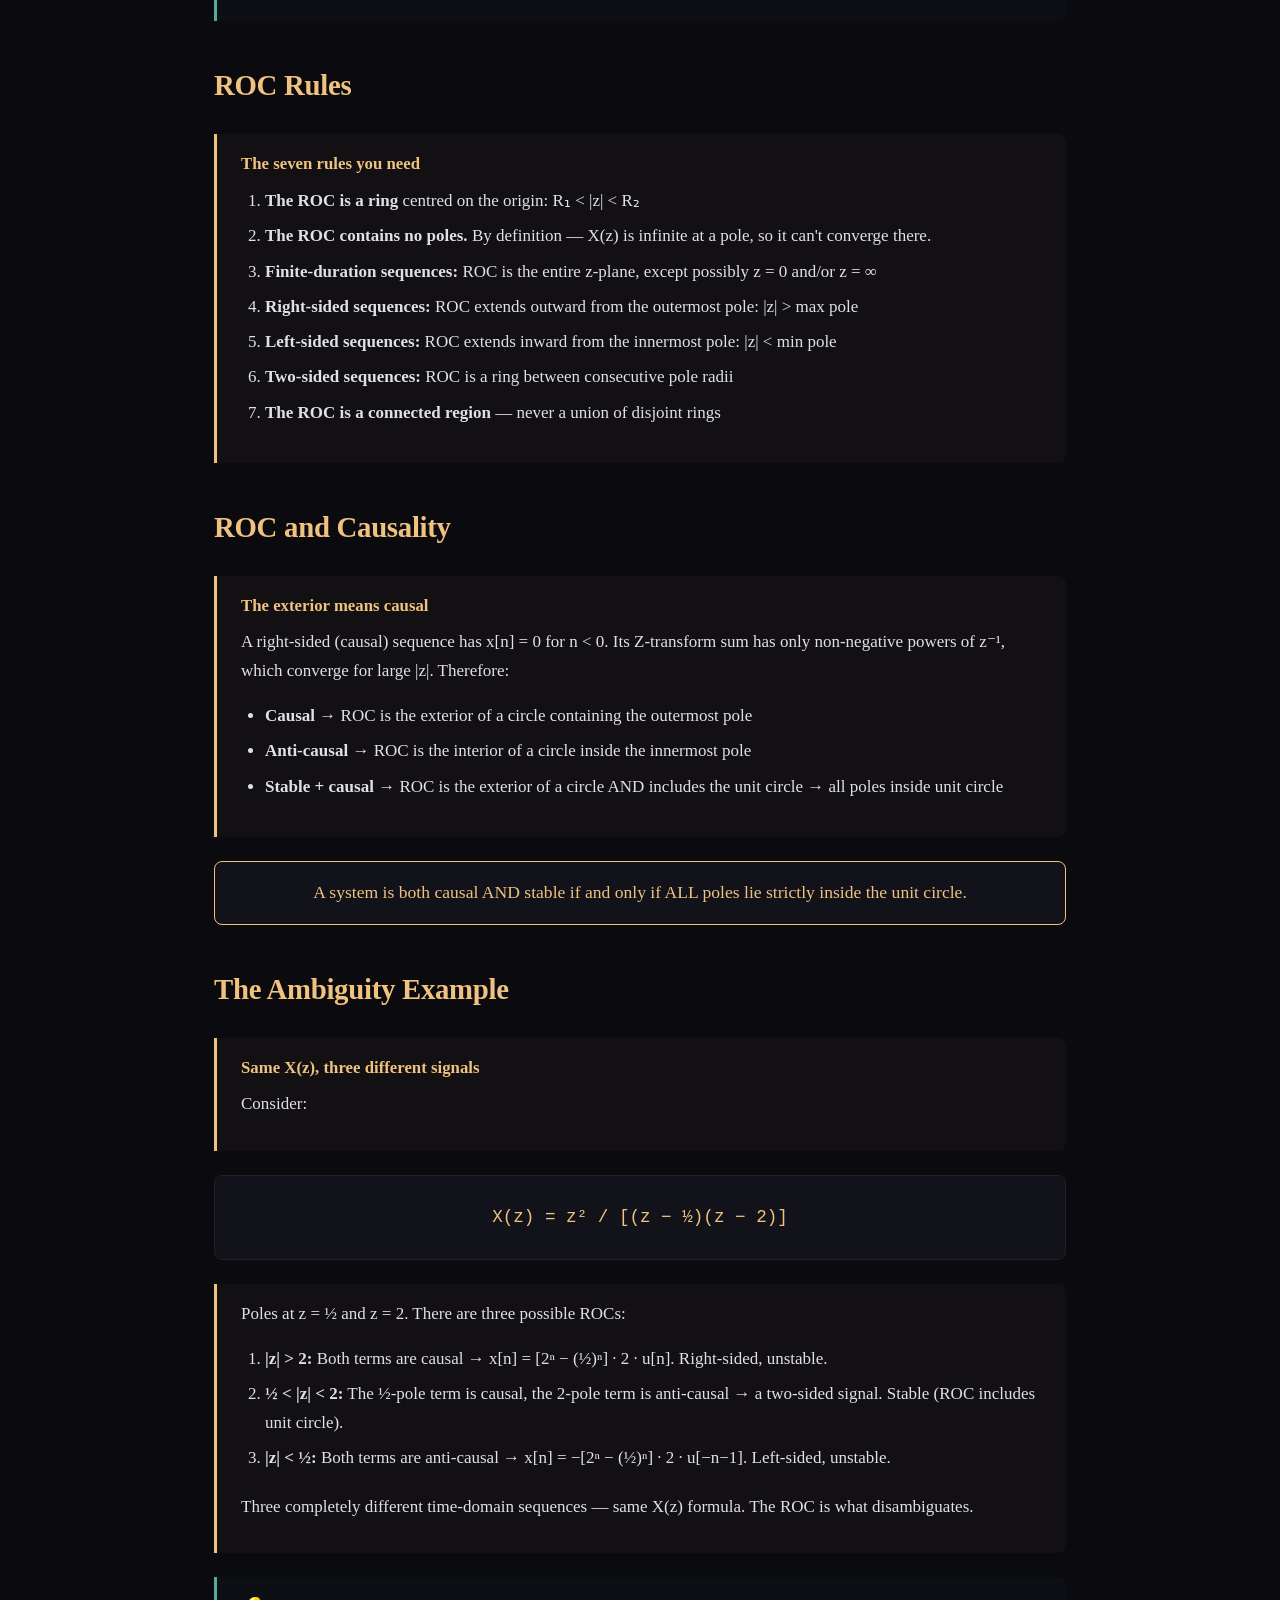
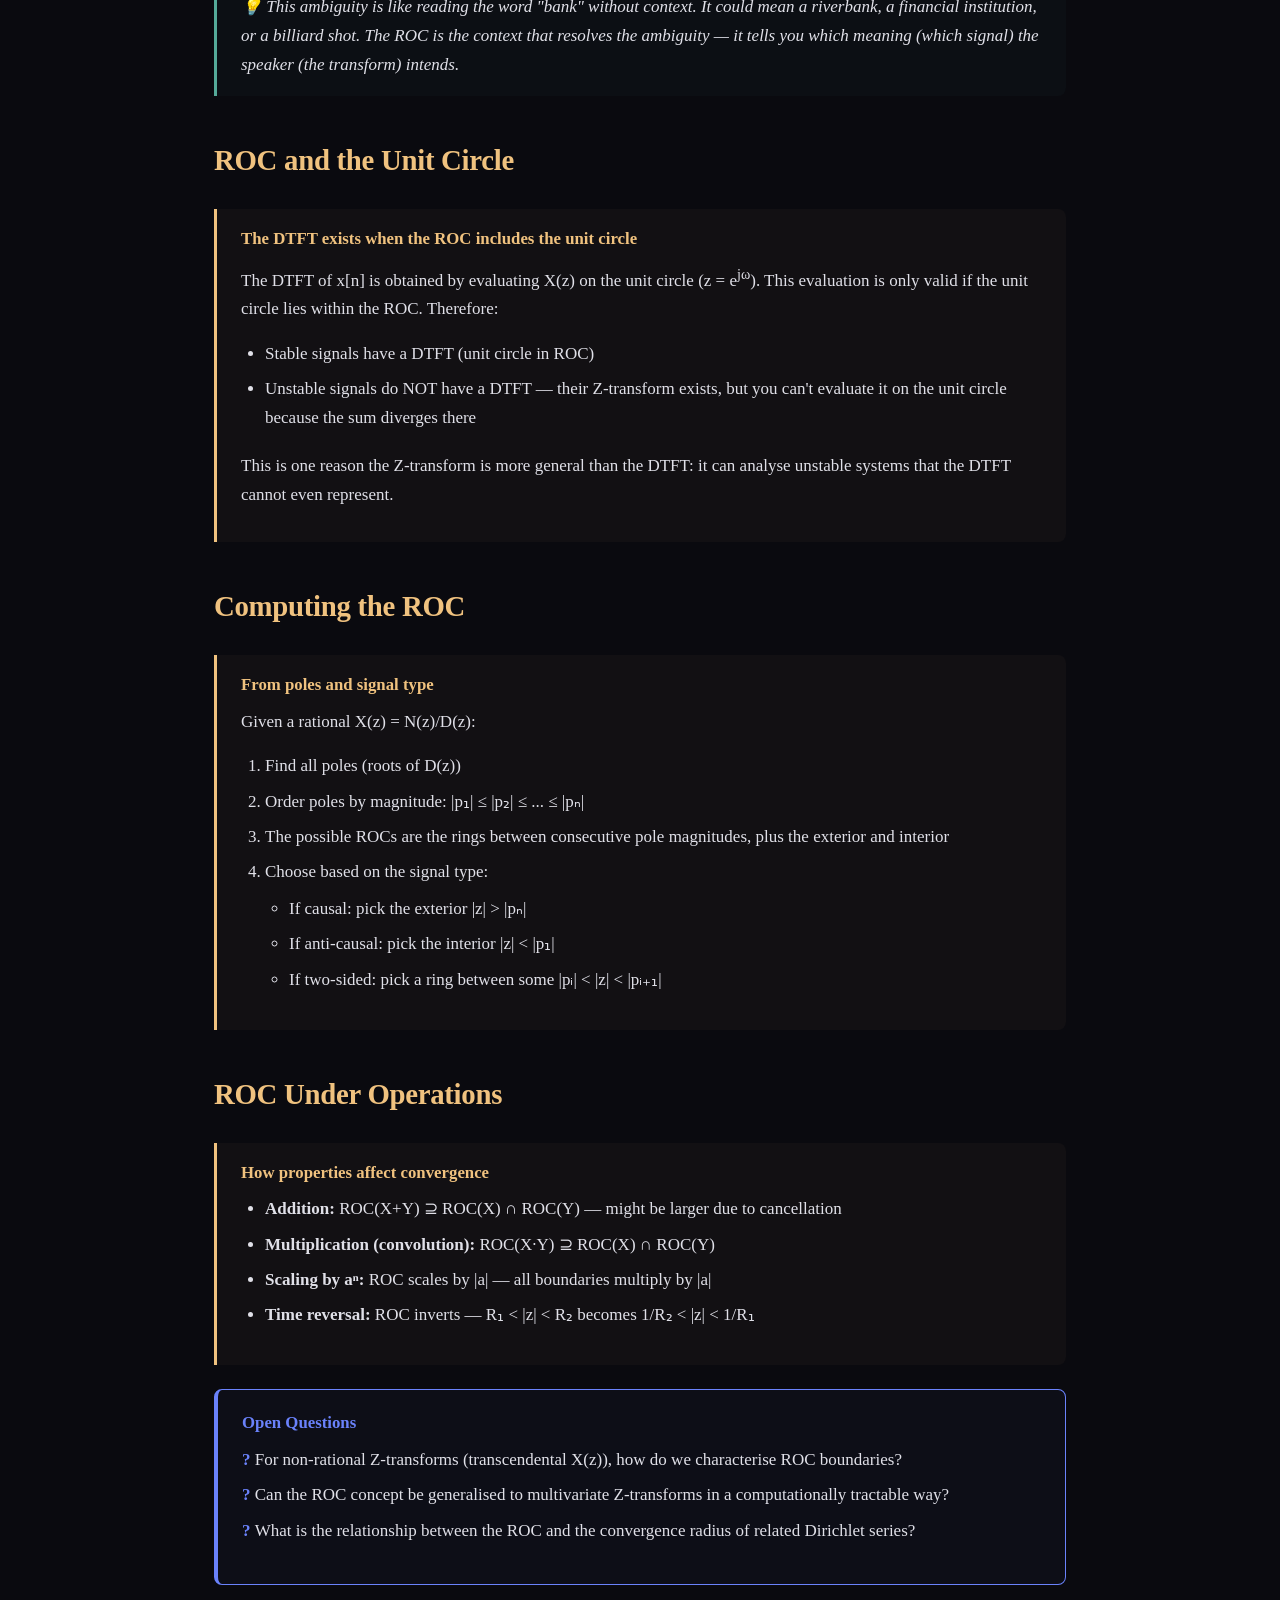
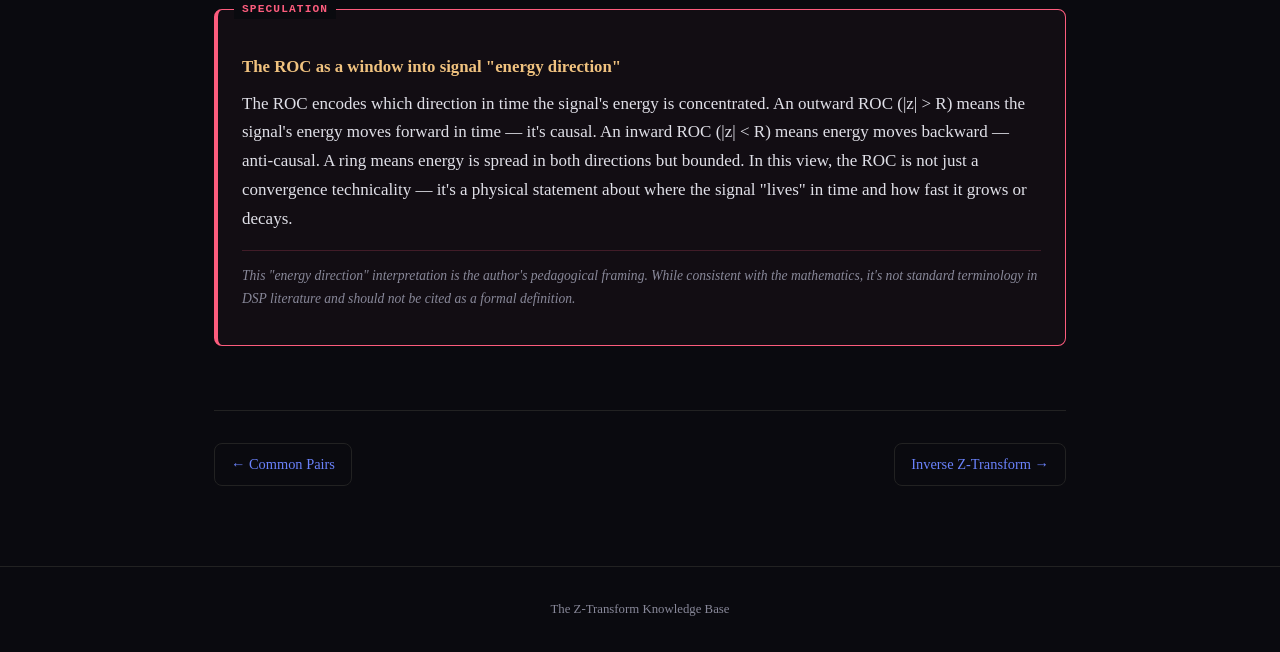
<file: roc.html>
<!DOCTYPE html>
<html lang="en">
<head>
    <meta charset="UTF-8">
    <meta name="viewport" content="width=device-width, initial-scale=1.0">
    <title>Region of Convergence — The Z-Transform</title>
    <link rel="stylesheet" href="styles.css">
</head>
<body>

<nav class="nav">
    <a href="index.html">Home</a>
    <a href="definition.html">Definition</a>
    <a href="properties.html">Properties</a>
    <a href="common-pairs.html">Pairs</a>
    <a href="roc.html" class="active">ROC</a>
    <a href="inverse.html">Inverse</a>
    <a href="transfer-functions.html">Transfer Fn</a>
    <a href="stability.html">Stability</a>
    <a href="filters.html">Filters</a>
    <a href="applications.html">Applications</a>
    <a href="animations.html">Interactive</a>
</nav>

<header class="hero">
    <h1>Region of Convergence</h1>
    <p class="subtitle">The part of the z-plane where the transform actually exists — and why it determines everything</p>
</header>

<main class="content">

    <div class="stat-strip">
        <div class="stat-card">
            <span class="number">|z|</span>
            <span class="label">Magnitude determines membership</span>
        </div>
        <div class="stat-card">
            <span class="number">Ring</span>
            <span class="label">Shape of ROC</span>
        </div>
        <div class="stat-card">
            <span class="number">∅</span>
            <span class="label">No poles inside ROC</span>
        </div>
    </div>

    <div class="explanation">
        <h4>Why the ROC matters</h4>
        <p>The Z-transform is an infinite sum. Like any infinite series, it converges for some values of z and diverges for others. The set of z values where X(z) converges is called the Region of Convergence (ROC). Without specifying the ROC, the Z-transform is ambiguous — the same algebraic expression X(z) can correspond to completely different time-domain signals.</p>
    </div>

    <h2>Shape of the ROC</h2>

    <div class="explanation">
        <h4>Always an annulus (ring)</h4>
        <p>The ROC of any Z-transform is always a ring-shaped region in the z-plane:</p>
    </div>

    <div class="formula">
        R₁ < |z| < R₂
    </div>

    <div class="explanation">
        <p>This is because convergence depends only on |z|, not on the angle of z. If X(z) converges at some z₀, it converges at every point with the same magnitude. The boundaries R₁ and R₂ are determined by the pole locations of X(z).</p>
        <p>Special cases:</p>
        <ul>
            <li><strong>Right-sided (causal) signals:</strong> ROC is the exterior of a circle: |z| > R₁ (R₂ = ∞)</li>
            <li><strong>Left-sided (anti-causal) signals:</strong> ROC is the interior of a circle: |z| < R₂ (R₁ = 0)</li>
            <li><strong>Two-sided signals:</strong> ROC is a proper ring: R₁ < |z| < R₂</li>
            <li><strong>Finite-duration signals:</strong> ROC is the entire z-plane (possibly excluding z = 0 or z = ∞)</li>
        </ul>
    </div>

    <div class="analogy">The ROC is like the safe operating range of a pressure vessel. The vessel (the sum) can handle pressures (|z| values) in a specific band — too high and it bursts outward (the positive-n terms diverge), too low and it collapses inward (the negative-n terms diverge). The safe range is always a ring between two pressure limits.</div>

    <h2>ROC Rules</h2>

    <div class="explanation">
        <h4>The seven rules you need</h4>
        <ol>
            <li><strong>The ROC is a ring</strong> centred on the origin: R₁ < |z| < R₂</li>
            <li><strong>The ROC contains no poles.</strong> By definition — X(z) is infinite at a pole, so it can't converge there.</li>
            <li><strong>Finite-duration sequences:</strong> ROC is the entire z-plane, except possibly z = 0 and/or z = ∞</li>
            <li><strong>Right-sided sequences:</strong> ROC extends outward from the outermost pole: |z| > max pole</li>
            <li><strong>Left-sided sequences:</strong> ROC extends inward from the innermost pole: |z| < min pole</li>
            <li><strong>Two-sided sequences:</strong> ROC is a ring between consecutive pole radii</li>
            <li><strong>The ROC is a connected region</strong> — never a union of disjoint rings</li>
        </ol>
    </div>

    <h2>ROC and Causality</h2>

    <div class="explanation">
        <h4>The exterior means causal</h4>
        <p>A right-sided (causal) sequence has x[n] = 0 for n < 0. Its Z-transform sum has only non-negative powers of z⁻¹, which converge for large |z|. Therefore:</p>
        <ul>
            <li><strong>Causal</strong> → ROC is the exterior of a circle containing the outermost pole</li>
            <li><strong>Anti-causal</strong> → ROC is the interior of a circle inside the innermost pole</li>
            <li><strong>Stable + causal</strong> → ROC is the exterior of a circle AND includes the unit circle → all poles inside unit circle</li>
        </ul>
    </div>

    <div class="highlight-fact">
        A system is both causal AND stable if and only if ALL poles lie strictly inside the unit circle.
    </div>

    <h2>The Ambiguity Example</h2>

    <div class="explanation">
        <h4>Same X(z), three different signals</h4>
        <p>Consider:</p>
    </div>

    <div class="formula">
        X(z) = z² / [(z − ½)(z − 2)]
    </div>

    <div class="explanation">
        <p>Poles at z = ½ and z = 2. There are three possible ROCs:</p>
        <ol>
            <li><strong>|z| > 2:</strong> Both terms are causal → x[n] = [2ⁿ − (½)ⁿ] · 2 · u[n]. Right-sided, unstable.</li>
            <li><strong>½ < |z| < 2:</strong> The ½-pole term is causal, the 2-pole term is anti-causal → a two-sided signal. Stable (ROC includes unit circle).</li>
            <li><strong>|z| < ½:</strong> Both terms are anti-causal → x[n] = −[2ⁿ − (½)ⁿ] · 2 · u[−n−1]. Left-sided, unstable.</li>
        </ol>
        <p>Three completely different time-domain sequences — same X(z) formula. The ROC is what disambiguates.</p>
    </div>

    <div class="analogy">This ambiguity is like reading the word "bank" without context. It could mean a riverbank, a financial institution, or a billiard shot. The ROC is the context that resolves the ambiguity — it tells you which meaning (which signal) the speaker (the transform) intends.</div>

    <h2>ROC and the Unit Circle</h2>

    <div class="explanation">
        <h4>The DTFT exists when the ROC includes the unit circle</h4>
        <p>The DTFT of x[n] is obtained by evaluating X(z) on the unit circle (z = e<sup>jω</sup>). This evaluation is only valid if the unit circle lies within the ROC. Therefore:</p>
        <ul>
            <li>Stable signals have a DTFT (unit circle in ROC)</li>
            <li>Unstable signals do NOT have a DTFT — their Z-transform exists, but you can't evaluate it on the unit circle because the sum diverges there</li>
        </ul>
        <p>This is one reason the Z-transform is more general than the DTFT: it can analyse unstable systems that the DTFT cannot even represent.</p>
    </div>

    <h2>Computing the ROC</h2>

    <div class="explanation">
        <h4>From poles and signal type</h4>
        <p>Given a rational X(z) = N(z)/D(z):</p>
        <ol>
            <li>Find all poles (roots of D(z))</li>
            <li>Order poles by magnitude: |p₁| ≤ |p₂| ≤ ... ≤ |pₙ|</li>
            <li>The possible ROCs are the rings between consecutive pole magnitudes, plus the exterior and interior</li>
            <li>Choose based on the signal type:
                <ul>
                    <li>If causal: pick the exterior |z| > |pₙ|</li>
                    <li>If anti-causal: pick the interior |z| < |p₁|</li>
                    <li>If two-sided: pick a ring between some |pᵢ| < |z| < |pᵢ₊₁|</li>
                </ul>
            </li>
        </ol>
    </div>

    <h2>ROC Under Operations</h2>

    <div class="explanation">
        <h4>How properties affect convergence</h4>
        <ul>
            <li><strong>Addition:</strong> ROC(X+Y) ⊇ ROC(X) ∩ ROC(Y) — might be larger due to cancellation</li>
            <li><strong>Multiplication (convolution):</strong> ROC(X·Y) ⊇ ROC(X) ∩ ROC(Y)</li>
            <li><strong>Scaling by aⁿ:</strong> ROC scales by |a| — all boundaries multiply by |a|</li>
            <li><strong>Time reversal:</strong> ROC inverts — R₁ < |z| < R₂ becomes 1/R₂ < |z| < 1/R₁</li>
        </ul>
    </div>

    <div class="question-box">
        <h4>Open Questions</h4>
        <ul>
            <li>For non-rational Z-transforms (transcendental X(z)), how do we characterise ROC boundaries?</li>
            <li>Can the ROC concept be generalised to multivariate Z-transforms in a computationally tractable way?</li>
            <li>What is the relationship between the ROC and the convergence radius of related Dirichlet series?</li>
        </ul>
    </div>

    <div class="speculation-box">
        <h4>The ROC as a window into signal "energy direction"</h4>
        <p>The ROC encodes which direction in time the signal's energy is concentrated. An outward ROC (|z| > R) means the signal's energy moves forward in time — it's causal. An inward ROC (|z| < R) means energy moves backward — anti-causal. A ring means energy is spread in both directions but bounded. In this view, the ROC is not just a convergence technicality — it's a physical statement about where the signal "lives" in time and how fast it grows or decays.</p>
        <p class="caveat">This "energy direction" interpretation is the author's pedagogical framing. While consistent with the mathematics, it's not standard terminology in DSP literature and should not be cited as a formal definition.</p>
    </div>

    <div class="page-nav">
        <a href="common-pairs.html" class="prev">← Common Pairs</a>
        <a href="inverse.html" class="next">Inverse Z-Transform →</a>
    </div>

</main>

<footer class="footer">
    The Z-Transform Knowledge Base
</footer>

</body>
</html>
</file>
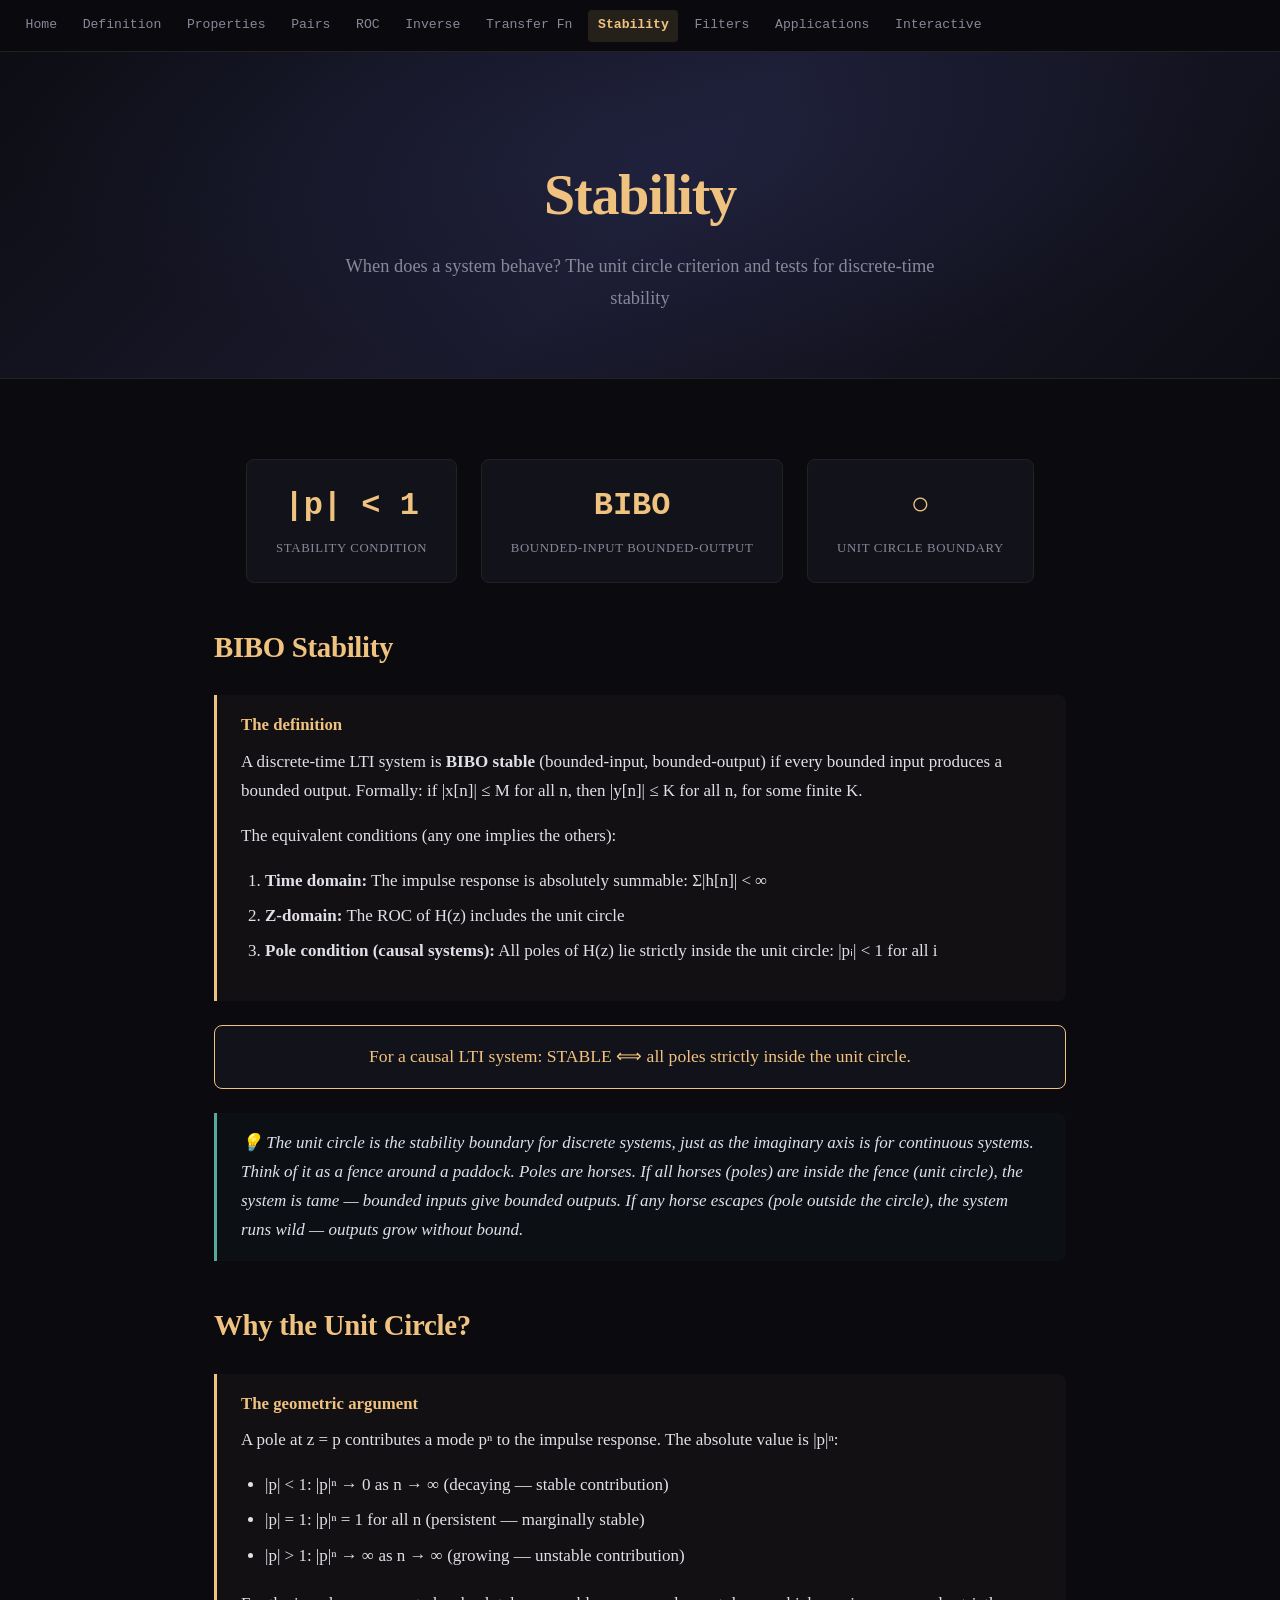
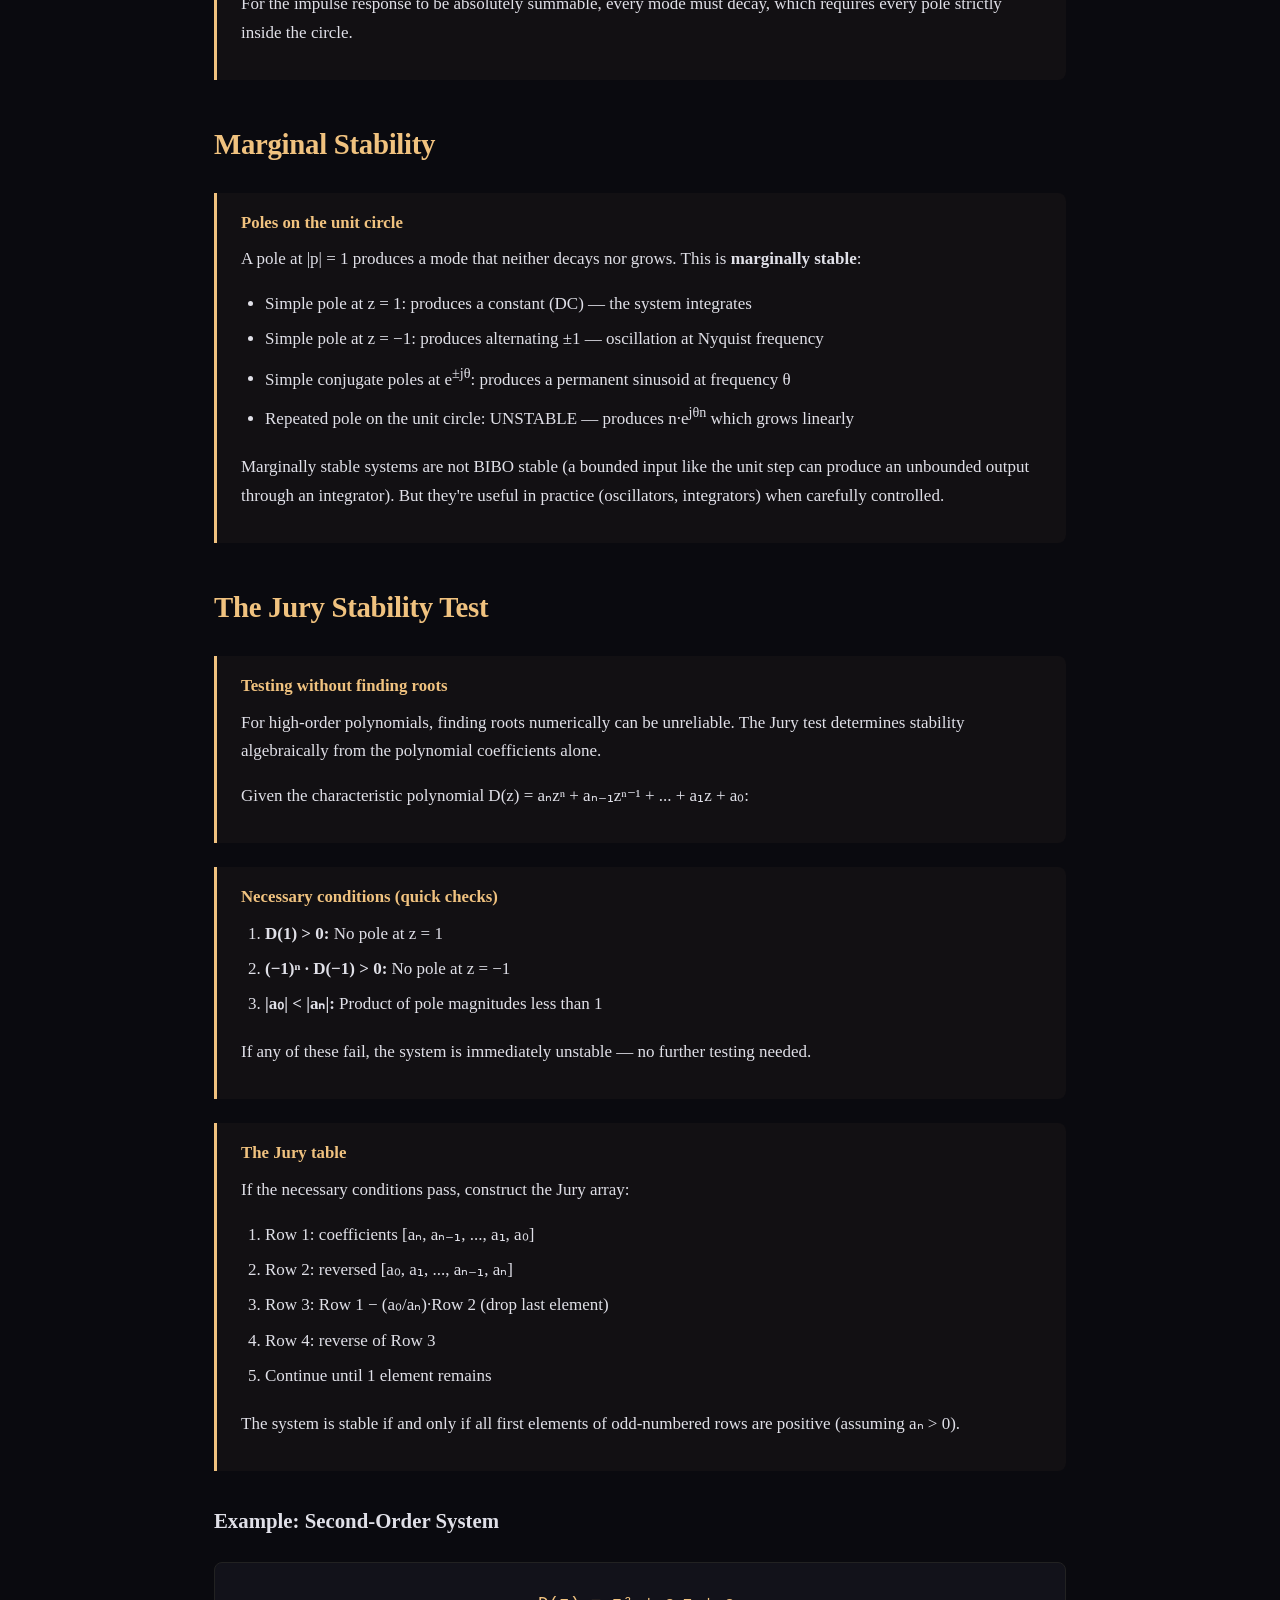
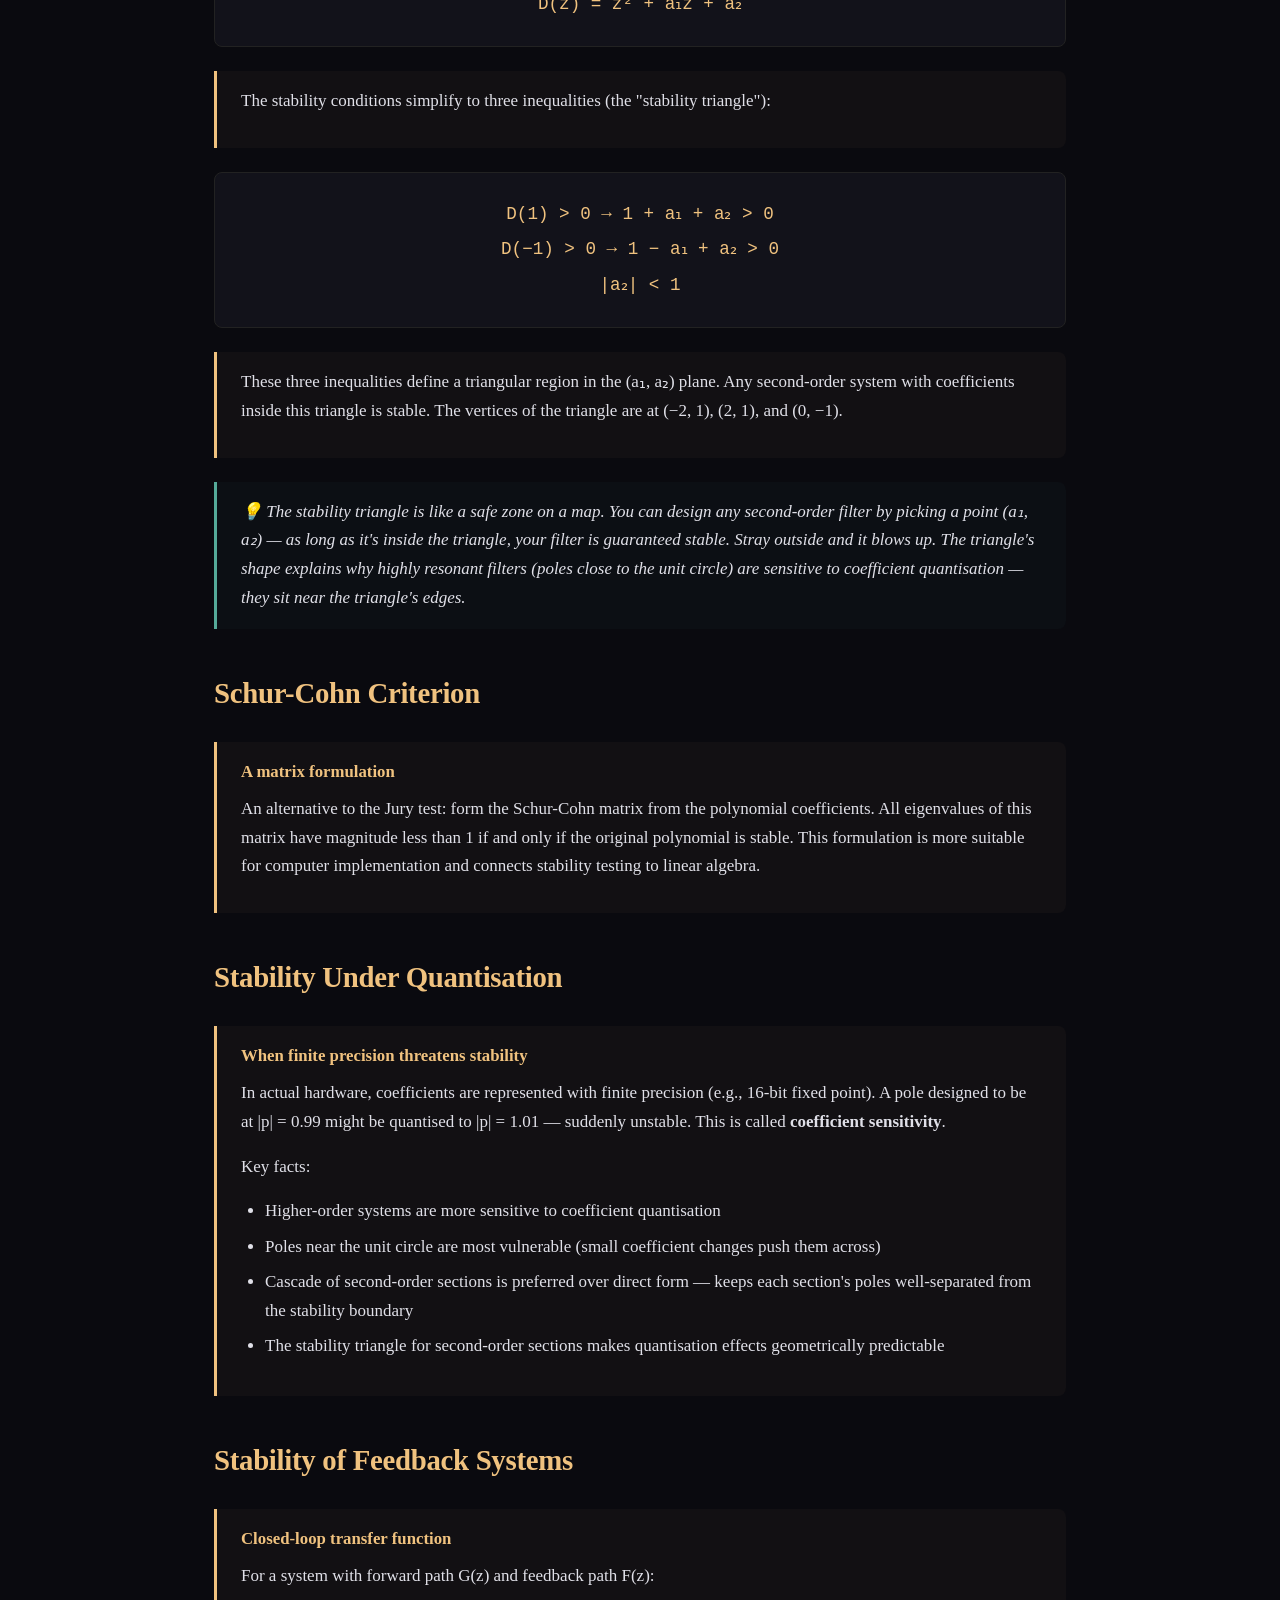
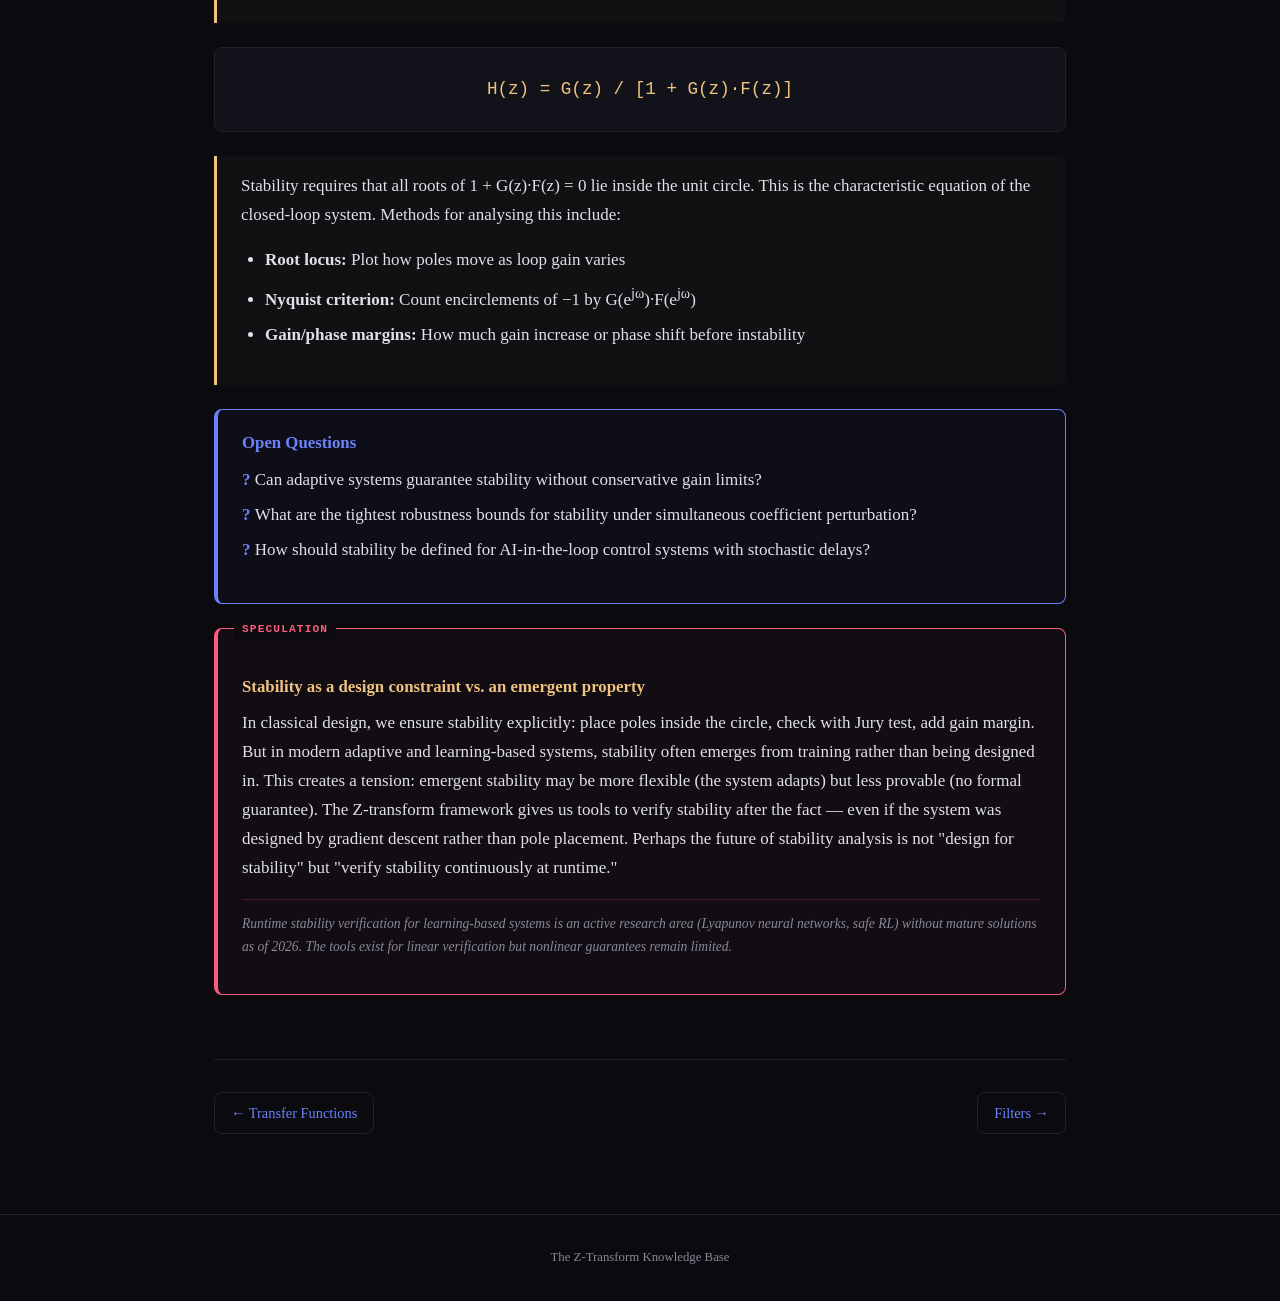
<file: stability.html>
<!DOCTYPE html>
<html lang="en">
<head>
    <meta charset="UTF-8">
    <meta name="viewport" content="width=device-width, initial-scale=1.0">
    <title>Stability — The Z-Transform</title>
    <link rel="stylesheet" href="styles.css">
</head>
<body>

<nav class="nav">
    <a href="index.html">Home</a>
    <a href="definition.html">Definition</a>
    <a href="properties.html">Properties</a>
    <a href="common-pairs.html">Pairs</a>
    <a href="roc.html">ROC</a>
    <a href="inverse.html">Inverse</a>
    <a href="transfer-functions.html">Transfer Fn</a>
    <a href="stability.html" class="active">Stability</a>
    <a href="filters.html">Filters</a>
    <a href="applications.html">Applications</a>
    <a href="animations.html">Interactive</a>
</nav>

<header class="hero">
    <h1>Stability</h1>
    <p class="subtitle">When does a system behave? The unit circle criterion and tests for discrete-time stability</p>
</header>

<main class="content">

    <div class="stat-strip">
        <div class="stat-card">
            <span class="number">|p| < 1</span>
            <span class="label">Stability condition</span>
        </div>
        <div class="stat-card">
            <span class="number">BIBO</span>
            <span class="label">Bounded-input bounded-output</span>
        </div>
        <div class="stat-card">
            <span class="number">○</span>
            <span class="label">Unit circle boundary</span>
        </div>
    </div>

    <h2>BIBO Stability</h2>

    <div class="explanation">
        <h4>The definition</h4>
        <p>A discrete-time LTI system is <strong>BIBO stable</strong> (bounded-input, bounded-output) if every bounded input produces a bounded output. Formally: if |x[n]| ≤ M for all n, then |y[n]| ≤ K for all n, for some finite K.</p>
        <p>The equivalent conditions (any one implies the others):</p>
        <ol>
            <li><strong>Time domain:</strong> The impulse response is absolutely summable: Σ|h[n]| < ∞</li>
            <li><strong>Z-domain:</strong> The ROC of H(z) includes the unit circle</li>
            <li><strong>Pole condition (causal systems):</strong> All poles of H(z) lie strictly inside the unit circle: |pᵢ| < 1 for all i</li>
        </ol>
    </div>

    <div class="highlight-fact">
        For a causal LTI system: STABLE ⟺ all poles strictly inside the unit circle.
    </div>

    <div class="analogy">The unit circle is the stability boundary for discrete systems, just as the imaginary axis is for continuous systems. Think of it as a fence around a paddock. Poles are horses. If all horses (poles) are inside the fence (unit circle), the system is tame — bounded inputs give bounded outputs. If any horse escapes (pole outside the circle), the system runs wild — outputs grow without bound.</div>

    <h2>Why the Unit Circle?</h2>

    <div class="explanation">
        <h4>The geometric argument</h4>
        <p>A pole at z = p contributes a mode pⁿ to the impulse response. The absolute value is |p|ⁿ:</p>
        <ul>
            <li>|p| < 1: |p|ⁿ → 0 as n → ∞ (decaying — stable contribution)</li>
            <li>|p| = 1: |p|ⁿ = 1 for all n (persistent — marginally stable)</li>
            <li>|p| > 1: |p|ⁿ → ∞ as n → ∞ (growing — unstable contribution)</li>
        </ul>
        <p>For the impulse response to be absolutely summable, every mode must decay, which requires every pole strictly inside the circle.</p>
    </div>

    <h2>Marginal Stability</h2>

    <div class="explanation">
        <h4>Poles on the unit circle</h4>
        <p>A pole at |p| = 1 produces a mode that neither decays nor grows. This is <strong>marginally stable</strong>:</p>
        <ul>
            <li>Simple pole at z = 1: produces a constant (DC) — the system integrates</li>
            <li>Simple pole at z = −1: produces alternating ±1 — oscillation at Nyquist frequency</li>
            <li>Simple conjugate poles at e<sup>±jθ</sup>: produces a permanent sinusoid at frequency θ</li>
            <li>Repeated pole on the unit circle: UNSTABLE — produces n·e<sup>jθn</sup> which grows linearly</li>
        </ul>
        <p>Marginally stable systems are not BIBO stable (a bounded input like the unit step can produce an unbounded output through an integrator). But they're useful in practice (oscillators, integrators) when carefully controlled.</p>
    </div>

    <h2>The Jury Stability Test</h2>

    <div class="explanation">
        <h4>Testing without finding roots</h4>
        <p>For high-order polynomials, finding roots numerically can be unreliable. The Jury test determines stability algebraically from the polynomial coefficients alone.</p>
        <p>Given the characteristic polynomial D(z) = aₙzⁿ + aₙ₋₁zⁿ⁻¹ + ... + a₁z + a₀:</p>
    </div>

    <div class="explanation">
        <h4>Necessary conditions (quick checks)</h4>
        <ol>
            <li><strong>D(1) > 0:</strong> No pole at z = 1</li>
            <li><strong>(−1)ⁿ · D(−1) > 0:</strong> No pole at z = −1</li>
            <li><strong>|a₀| < |aₙ|:</strong> Product of pole magnitudes less than 1</li>
        </ol>
        <p>If any of these fail, the system is immediately unstable — no further testing needed.</p>
    </div>

    <div class="explanation">
        <h4>The Jury table</h4>
        <p>If the necessary conditions pass, construct the Jury array:</p>
        <ol>
            <li>Row 1: coefficients [aₙ, aₙ₋₁, ..., a₁, a₀]</li>
            <li>Row 2: reversed [a₀, a₁, ..., aₙ₋₁, aₙ]</li>
            <li>Row 3: Row 1 − (a₀/aₙ)·Row 2 (drop last element)</li>
            <li>Row 4: reverse of Row 3</li>
            <li>Continue until 1 element remains</li>
        </ol>
        <p>The system is stable if and only if all first elements of odd-numbered rows are positive (assuming aₙ > 0).</p>
    </div>

    <h3>Example: Second-Order System</h3>

    <div class="formula">
        D(z) = z² + a₁z + a₂
    </div>

    <div class="explanation">
        <p>The stability conditions simplify to three inequalities (the "stability triangle"):</p>
    </div>

    <div class="formula">
        D(1) > 0  →  1 + a₁ + a₂ > 0
        <br>
        D(−1) > 0  →  1 − a₁ + a₂ > 0
        <br>
        |a₂| < 1
    </div>

    <div class="explanation">
        <p>These three inequalities define a triangular region in the (a₁, a₂) plane. Any second-order system with coefficients inside this triangle is stable. The vertices of the triangle are at (−2, 1), (2, 1), and (0, −1).</p>
    </div>

    <div class="analogy">The stability triangle is like a safe zone on a map. You can design any second-order filter by picking a point (a₁, a₂) — as long as it's inside the triangle, your filter is guaranteed stable. Stray outside and it blows up. The triangle's shape explains why highly resonant filters (poles close to the unit circle) are sensitive to coefficient quantisation — they sit near the triangle's edges.</div>

    <h2>Schur-Cohn Criterion</h2>

    <div class="explanation">
        <h4>A matrix formulation</h4>
        <p>An alternative to the Jury test: form the Schur-Cohn matrix from the polynomial coefficients. All eigenvalues of this matrix have magnitude less than 1 if and only if the original polynomial is stable. This formulation is more suitable for computer implementation and connects stability testing to linear algebra.</p>
    </div>

    <h2>Stability Under Quantisation</h2>

    <div class="explanation">
        <h4>When finite precision threatens stability</h4>
        <p>In actual hardware, coefficients are represented with finite precision (e.g., 16-bit fixed point). A pole designed to be at |p| = 0.99 might be quantised to |p| = 1.01 — suddenly unstable. This is called <strong>coefficient sensitivity</strong>.</p>
        <p>Key facts:</p>
        <ul>
            <li>Higher-order systems are more sensitive to coefficient quantisation</li>
            <li>Poles near the unit circle are most vulnerable (small coefficient changes push them across)</li>
            <li>Cascade of second-order sections is preferred over direct form — keeps each section's poles well-separated from the stability boundary</li>
            <li>The stability triangle for second-order sections makes quantisation effects geometrically predictable</li>
        </ul>
    </div>

    <h2>Stability of Feedback Systems</h2>

    <div class="explanation">
        <h4>Closed-loop transfer function</h4>
        <p>For a system with forward path G(z) and feedback path F(z):</p>
    </div>

    <div class="formula">
        H(z) = G(z) / [1 + G(z)·F(z)]
    </div>

    <div class="explanation">
        <p>Stability requires that all roots of 1 + G(z)·F(z) = 0 lie inside the unit circle. This is the characteristic equation of the closed-loop system. Methods for analysing this include:</p>
        <ul>
            <li><strong>Root locus:</strong> Plot how poles move as loop gain varies</li>
            <li><strong>Nyquist criterion:</strong> Count encirclements of −1 by G(e<sup>jω</sup>)·F(e<sup>jω</sup>)</li>
            <li><strong>Gain/phase margins:</strong> How much gain increase or phase shift before instability</li>
        </ul>
    </div>

    <div class="question-box">
        <h4>Open Questions</h4>
        <ul>
            <li>Can adaptive systems guarantee stability without conservative gain limits?</li>
            <li>What are the tightest robustness bounds for stability under simultaneous coefficient perturbation?</li>
            <li>How should stability be defined for AI-in-the-loop control systems with stochastic delays?</li>
        </ul>
    </div>

    <div class="speculation-box">
        <h4>Stability as a design constraint vs. an emergent property</h4>
        <p>In classical design, we ensure stability explicitly: place poles inside the circle, check with Jury test, add gain margin. But in modern adaptive and learning-based systems, stability often emerges from training rather than being designed in. This creates a tension: emergent stability may be more flexible (the system adapts) but less provable (no formal guarantee). The Z-transform framework gives us tools to verify stability after the fact — even if the system was designed by gradient descent rather than pole placement. Perhaps the future of stability analysis is not "design for stability" but "verify stability continuously at runtime."</p>
        <p class="caveat">Runtime stability verification for learning-based systems is an active research area (Lyapunov neural networks, safe RL) without mature solutions as of 2026. The tools exist for linear verification but nonlinear guarantees remain limited.</p>
    </div>

    <div class="page-nav">
        <a href="transfer-functions.html" class="prev">← Transfer Functions</a>
        <a href="filters.html" class="next">Filters →</a>
    </div>

</main>

<footer class="footer">
    The Z-Transform Knowledge Base
</footer>

</body>
</html>
</file>
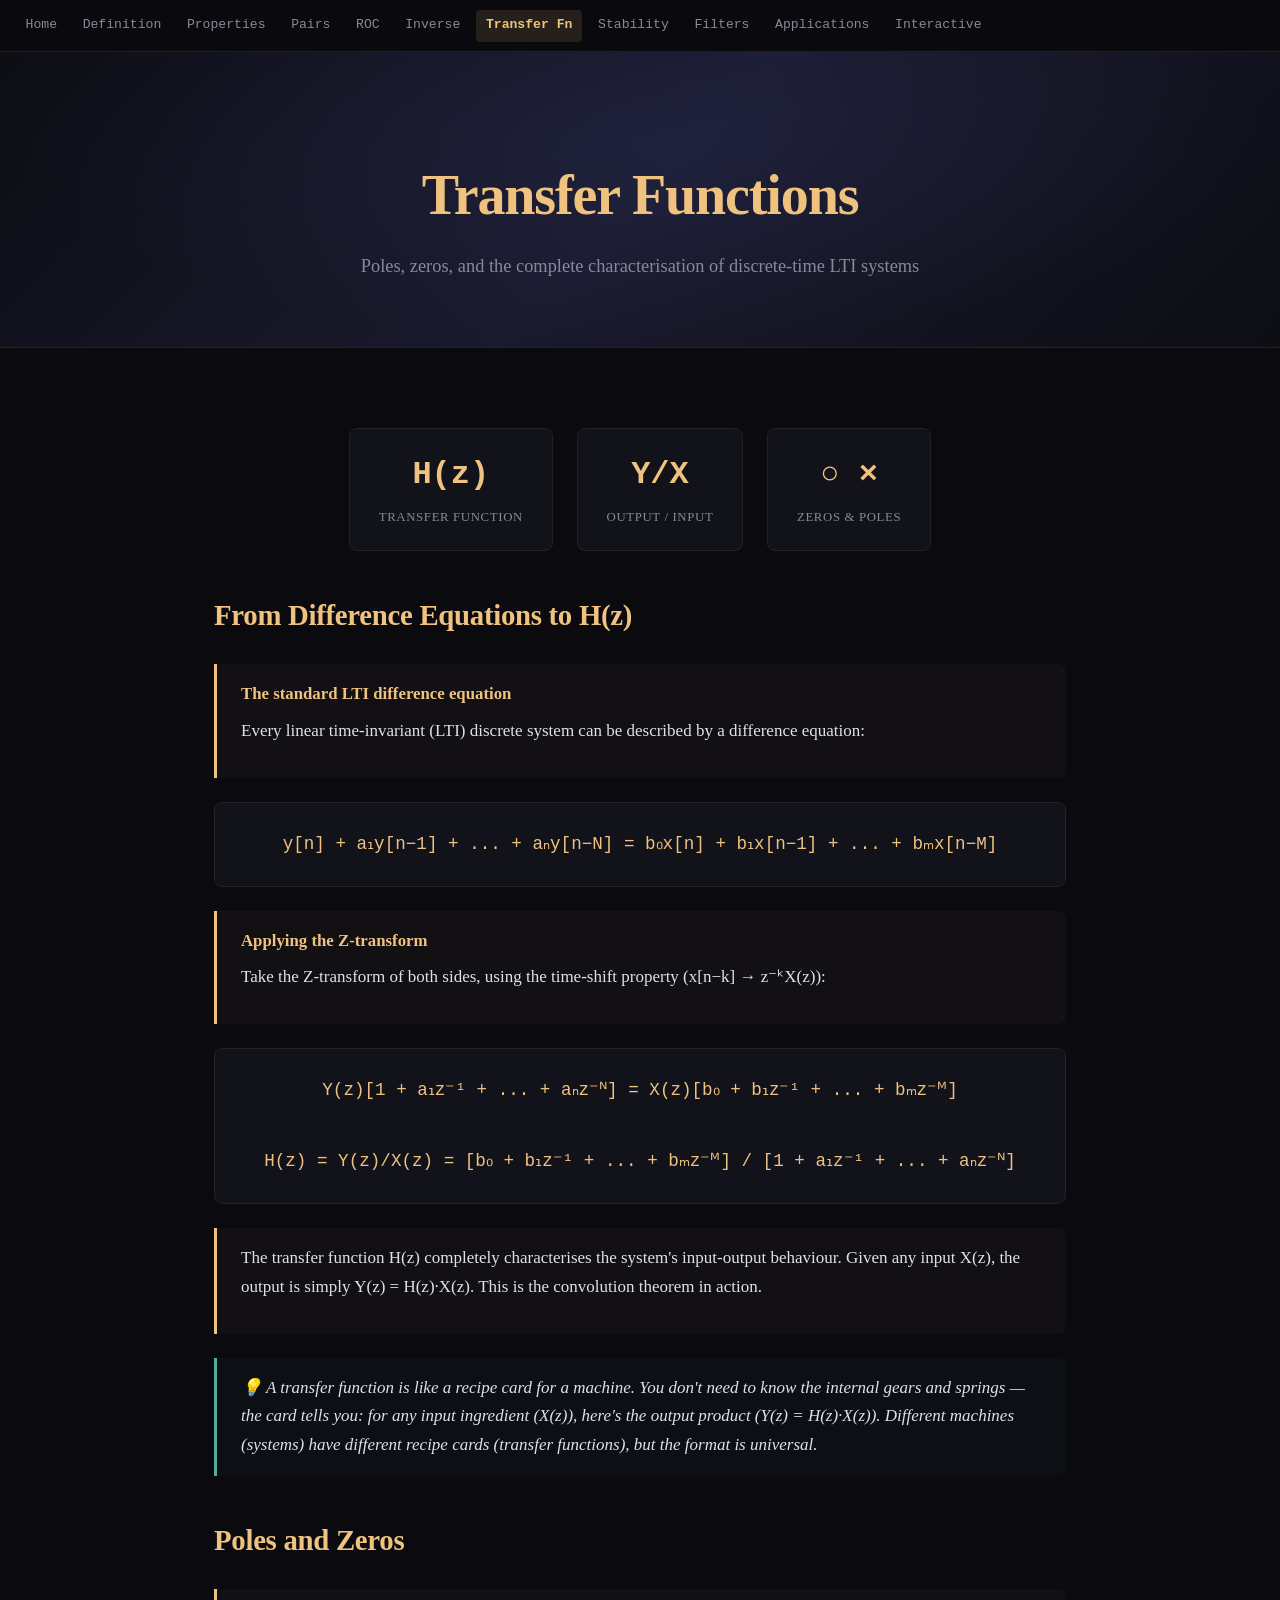
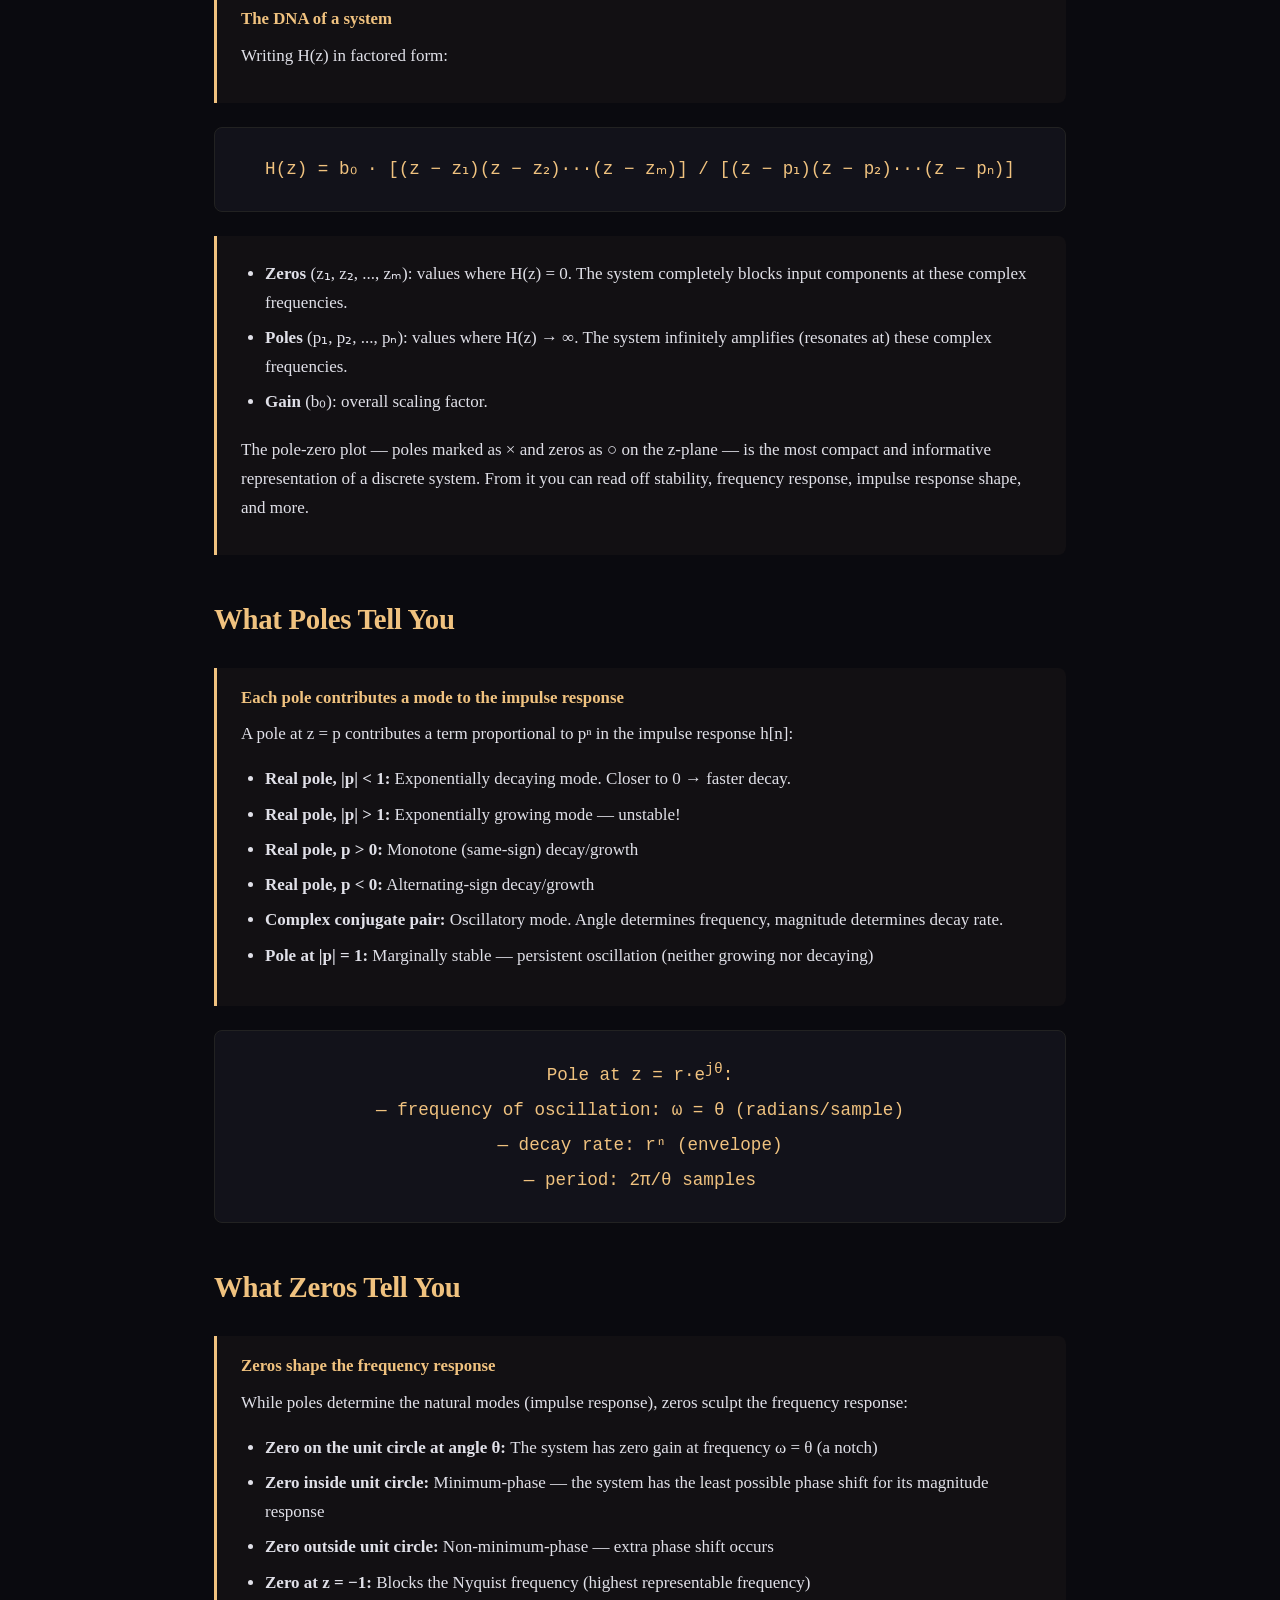
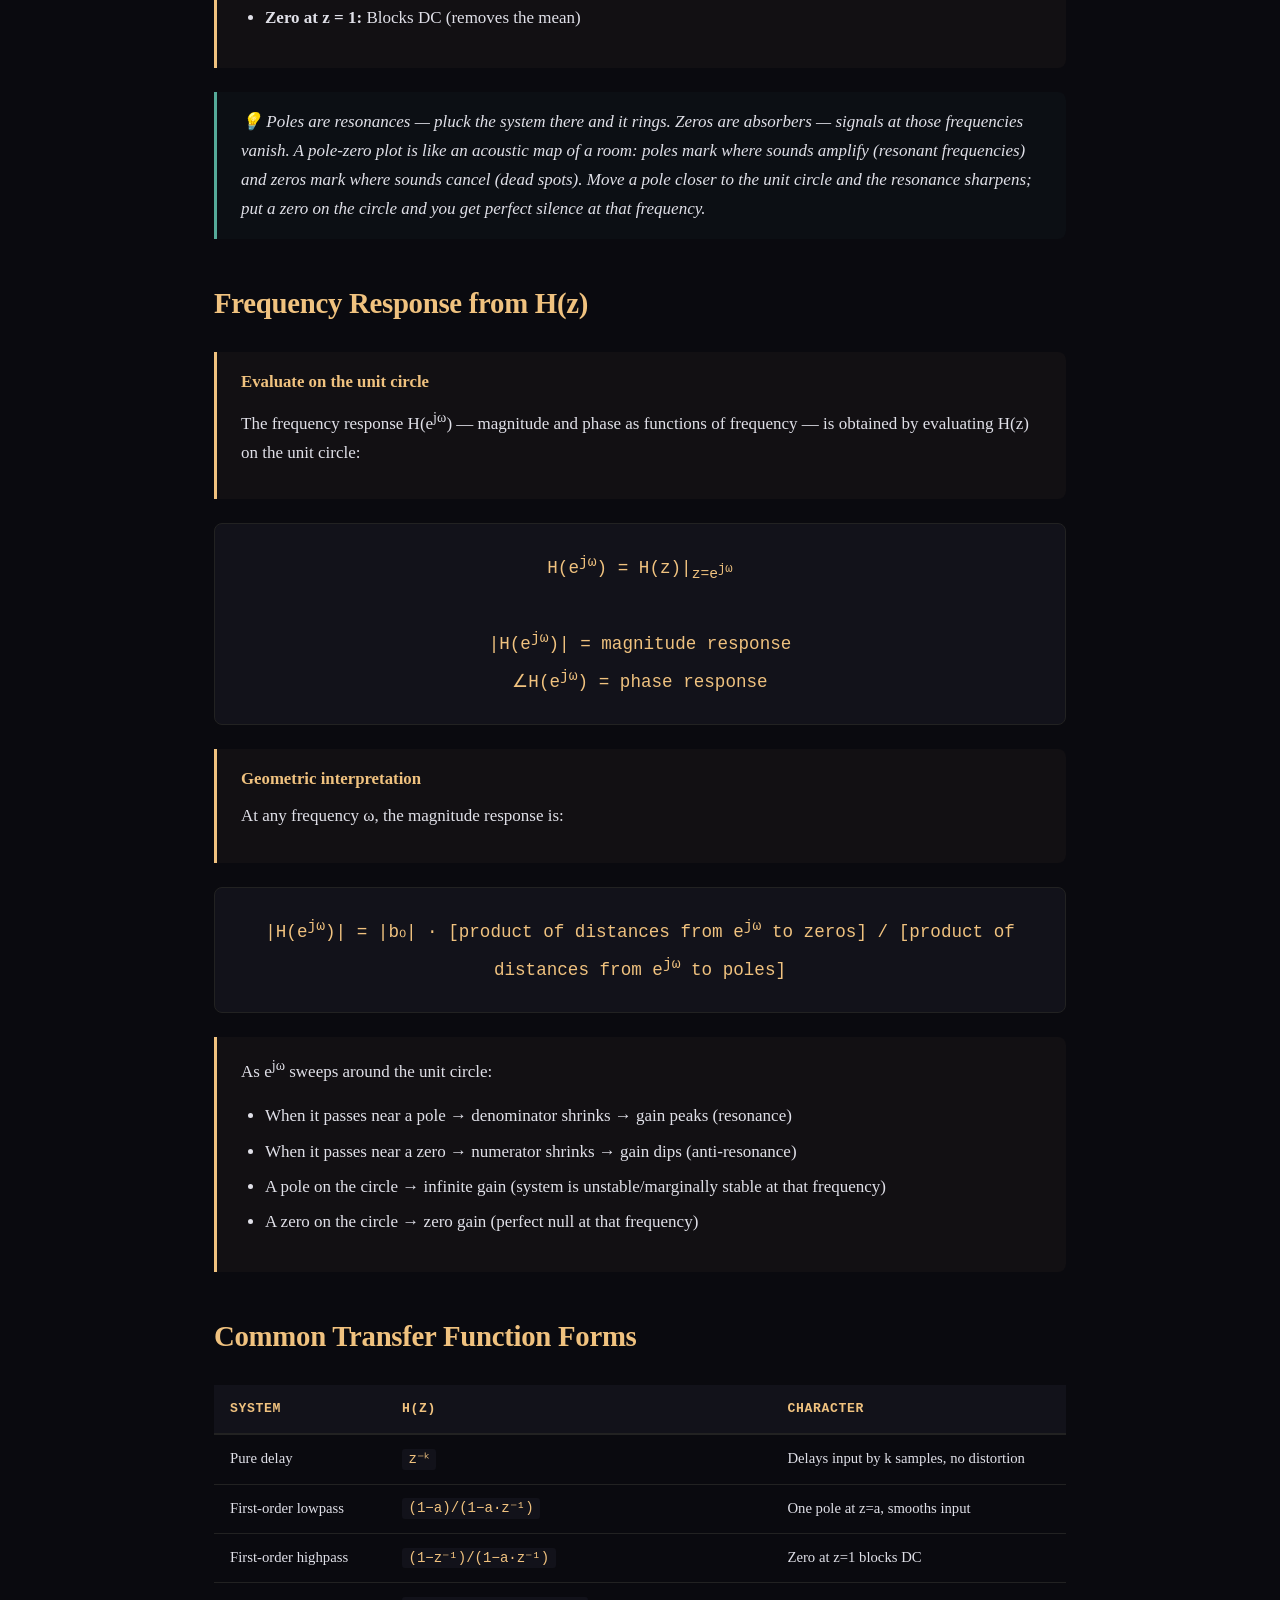
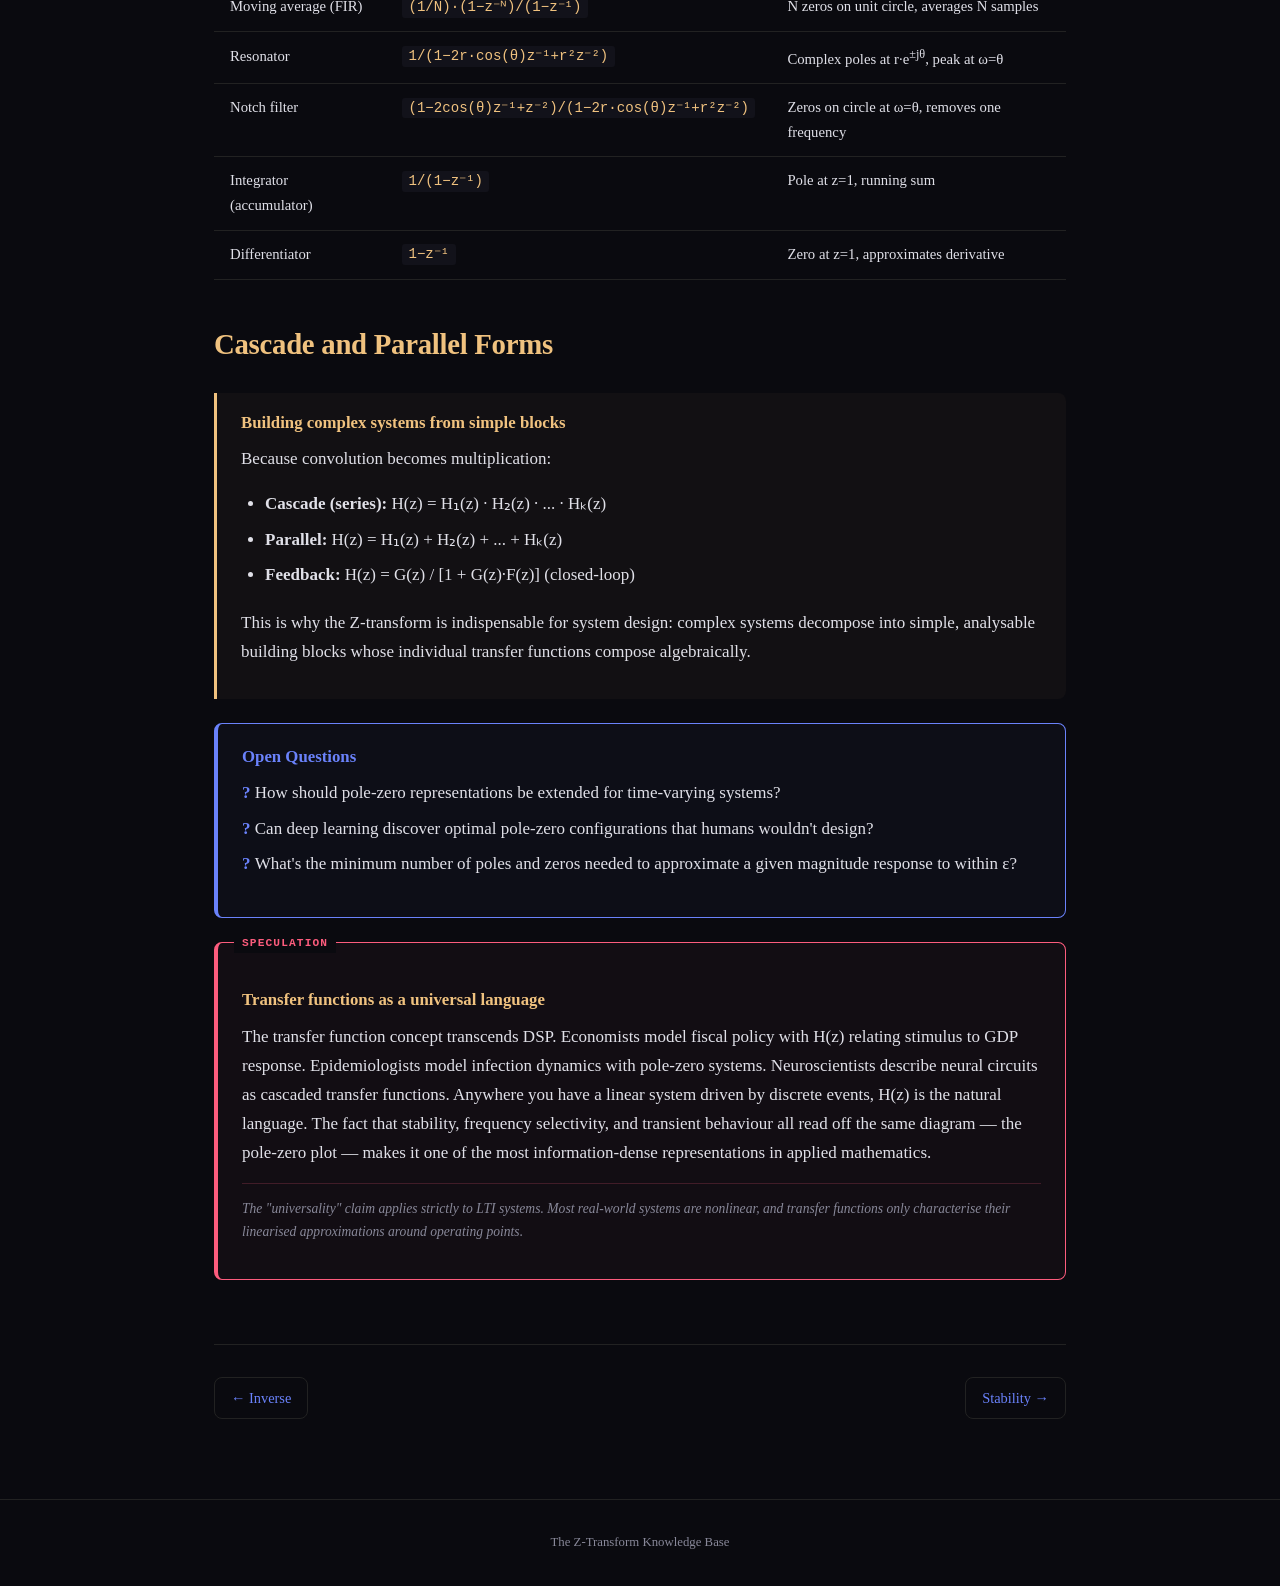
<file: transfer-functions.html>
<!DOCTYPE html>
<html lang="en">
<head>
    <meta charset="UTF-8">
    <meta name="viewport" content="width=device-width, initial-scale=1.0">
    <title>Transfer Functions — The Z-Transform</title>
    <link rel="stylesheet" href="styles.css">
</head>
<body>

<nav class="nav">
    <a href="index.html">Home</a>
    <a href="definition.html">Definition</a>
    <a href="properties.html">Properties</a>
    <a href="common-pairs.html">Pairs</a>
    <a href="roc.html">ROC</a>
    <a href="inverse.html">Inverse</a>
    <a href="transfer-functions.html" class="active">Transfer Fn</a>
    <a href="stability.html">Stability</a>
    <a href="filters.html">Filters</a>
    <a href="applications.html">Applications</a>
    <a href="animations.html">Interactive</a>
</nav>

<header class="hero">
    <h1>Transfer Functions</h1>
    <p class="subtitle">Poles, zeros, and the complete characterisation of discrete-time LTI systems</p>
</header>

<main class="content">

    <div class="stat-strip">
        <div class="stat-card">
            <span class="number">H(z)</span>
            <span class="label">Transfer function</span>
        </div>
        <div class="stat-card">
            <span class="number">Y/X</span>
            <span class="label">Output / Input</span>
        </div>
        <div class="stat-card">
            <span class="number">○ ×</span>
            <span class="label">Zeros & Poles</span>
        </div>
    </div>

    <h2>From Difference Equations to H(z)</h2>

    <div class="explanation">
        <h4>The standard LTI difference equation</h4>
        <p>Every linear time-invariant (LTI) discrete system can be described by a difference equation:</p>
    </div>

    <div class="formula">
        y[n] + a₁y[n−1] + ... + aₙy[n−N] = b₀x[n] + b₁x[n−1] + ... + bₘx[n−M]
    </div>

    <div class="explanation">
        <h4>Applying the Z-transform</h4>
        <p>Take the Z-transform of both sides, using the time-shift property (x[n−k] → z⁻ᵏX(z)):</p>
    </div>

    <div class="formula">
        Y(z)[1 + a₁z⁻¹ + ... + aₙz⁻ᴺ] = X(z)[b₀ + b₁z⁻¹ + ... + bₘz⁻ᴹ]
        <br><br>
        H(z) = Y(z)/X(z) = [b₀ + b₁z⁻¹ + ... + bₘz⁻ᴹ] / [1 + a₁z⁻¹ + ... + aₙz⁻ᴺ]
    </div>

    <div class="explanation">
        <p>The transfer function H(z) completely characterises the system's input-output behaviour. Given any input X(z), the output is simply Y(z) = H(z)·X(z). This is the convolution theorem in action.</p>
    </div>

    <div class="analogy">A transfer function is like a recipe card for a machine. You don't need to know the internal gears and springs — the card tells you: for any input ingredient (X(z)), here's the output product (Y(z) = H(z)·X(z)). Different machines (systems) have different recipe cards (transfer functions), but the format is universal.</div>

    <h2>Poles and Zeros</h2>

    <div class="explanation">
        <h4>The DNA of a system</h4>
        <p>Writing H(z) in factored form:</p>
    </div>

    <div class="formula">
        H(z) = b₀ · [(z − z₁)(z − z₂)···(z − zₘ)] / [(z − p₁)(z − p₂)···(z − pₙ)]
    </div>

    <div class="explanation">
        <ul>
            <li><strong>Zeros</strong> (z₁, z₂, ..., zₘ): values where H(z) = 0. The system completely blocks input components at these complex frequencies.</li>
            <li><strong>Poles</strong> (p₁, p₂, ..., pₙ): values where H(z) → ∞. The system infinitely amplifies (resonates at) these complex frequencies.</li>
            <li><strong>Gain</strong> (b₀): overall scaling factor.</li>
        </ul>
        <p>The pole-zero plot — poles marked as × and zeros as ○ on the z-plane — is the most compact and informative representation of a discrete system. From it you can read off stability, frequency response, impulse response shape, and more.</p>
    </div>

    <h2>What Poles Tell You</h2>

    <div class="explanation">
        <h4>Each pole contributes a mode to the impulse response</h4>
        <p>A pole at z = p contributes a term proportional to pⁿ in the impulse response h[n]:</p>
        <ul>
            <li><strong>Real pole, |p| < 1:</strong> Exponentially decaying mode. Closer to 0 → faster decay.</li>
            <li><strong>Real pole, |p| > 1:</strong> Exponentially growing mode — unstable!</li>
            <li><strong>Real pole, p > 0:</strong> Monotone (same-sign) decay/growth</li>
            <li><strong>Real pole, p < 0:</strong> Alternating-sign decay/growth</li>
            <li><strong>Complex conjugate pair:</strong> Oscillatory mode. Angle determines frequency, magnitude determines decay rate.</li>
            <li><strong>Pole at |p| = 1:</strong> Marginally stable — persistent oscillation (neither growing nor decaying)</li>
        </ul>
    </div>

    <div class="formula">
        Pole at z = r·e<sup>jθ</sup>:
        <br>
        — frequency of oscillation: ω = θ (radians/sample)
        <br>
        — decay rate: rⁿ (envelope)
        <br>
        — period: 2π/θ samples
    </div>

    <h2>What Zeros Tell You</h2>

    <div class="explanation">
        <h4>Zeros shape the frequency response</h4>
        <p>While poles determine the natural modes (impulse response), zeros sculpt the frequency response:</p>
        <ul>
            <li><strong>Zero on the unit circle at angle θ:</strong> The system has zero gain at frequency ω = θ (a notch)</li>
            <li><strong>Zero inside unit circle:</strong> Minimum-phase — the system has the least possible phase shift for its magnitude response</li>
            <li><strong>Zero outside unit circle:</strong> Non-minimum-phase — extra phase shift occurs</li>
            <li><strong>Zero at z = −1:</strong> Blocks the Nyquist frequency (highest representable frequency)</li>
            <li><strong>Zero at z = 1:</strong> Blocks DC (removes the mean)</li>
        </ul>
    </div>

    <div class="analogy">Poles are resonances — pluck the system there and it rings. Zeros are absorbers — signals at those frequencies vanish. A pole-zero plot is like an acoustic map of a room: poles mark where sounds amplify (resonant frequencies) and zeros mark where sounds cancel (dead spots). Move a pole closer to the unit circle and the resonance sharpens; put a zero on the circle and you get perfect silence at that frequency.</div>

    <h2>Frequency Response from H(z)</h2>

    <div class="explanation">
        <h4>Evaluate on the unit circle</h4>
        <p>The frequency response H(e<sup>jω</sup>) — magnitude and phase as functions of frequency — is obtained by evaluating H(z) on the unit circle:</p>
    </div>

    <div class="formula">
        H(e<sup>jω</sup>) = H(z)|<sub>z=e<sup>jω</sup></sub>
        <br><br>
        |H(e<sup>jω</sup>)| = magnitude response
        <br>
        ∠H(e<sup>jω</sup>) = phase response
    </div>

    <div class="explanation">
        <h4>Geometric interpretation</h4>
        <p>At any frequency ω, the magnitude response is:</p>
    </div>

    <div class="formula">
        |H(e<sup>jω</sup>)| = |b₀| · [product of distances from e<sup>jω</sup> to zeros] / [product of distances from e<sup>jω</sup> to poles]
    </div>

    <div class="explanation">
        <p>As e<sup>jω</sup> sweeps around the unit circle:</p>
        <ul>
            <li>When it passes near a pole → denominator shrinks → gain peaks (resonance)</li>
            <li>When it passes near a zero → numerator shrinks → gain dips (anti-resonance)</li>
            <li>A pole on the circle → infinite gain (system is unstable/marginally stable at that frequency)</li>
            <li>A zero on the circle → zero gain (perfect null at that frequency)</li>
        </ul>
    </div>

    <h2>Common Transfer Function Forms</h2>

    <table class="data-table">
        <thead>
            <tr>
                <th>System</th>
                <th>H(z)</th>
                <th>Character</th>
            </tr>
        </thead>
        <tbody>
            <tr><td>Pure delay</td><td><code>z⁻ᵏ</code></td><td>Delays input by k samples, no distortion</td></tr>
            <tr><td>First-order lowpass</td><td><code>(1−a)/(1−a·z⁻¹)</code></td><td>One pole at z=a, smooths input</td></tr>
            <tr><td>First-order highpass</td><td><code>(1−z⁻¹)/(1−a·z⁻¹)</code></td><td>Zero at z=1 blocks DC</td></tr>
            <tr><td>Moving average (FIR)</td><td><code>(1/N)·(1−z⁻ᴺ)/(1−z⁻¹)</code></td><td>N zeros on unit circle, averages N samples</td></tr>
            <tr><td>Resonator</td><td><code>1/(1−2r·cos(θ)z⁻¹+r²z⁻²)</code></td><td>Complex poles at r·e<sup>±jθ</sup>, peak at ω=θ</td></tr>
            <tr><td>Notch filter</td><td><code>(1−2cos(θ)z⁻¹+z⁻²)/(1−2r·cos(θ)z⁻¹+r²z⁻²)</code></td><td>Zeros on circle at ω=θ, removes one frequency</td></tr>
            <tr><td>Integrator (accumulator)</td><td><code>1/(1−z⁻¹)</code></td><td>Pole at z=1, running sum</td></tr>
            <tr><td>Differentiator</td><td><code>1−z⁻¹</code></td><td>Zero at z=1, approximates derivative</td></tr>
        </tbody>
    </table>

    <h2>Cascade and Parallel Forms</h2>

    <div class="explanation">
        <h4>Building complex systems from simple blocks</h4>
        <p>Because convolution becomes multiplication:</p>
        <ul>
            <li><strong>Cascade (series):</strong> H(z) = H₁(z) · H₂(z) · ... · Hₖ(z)</li>
            <li><strong>Parallel:</strong> H(z) = H₁(z) + H₂(z) + ... + Hₖ(z)</li>
            <li><strong>Feedback:</strong> H(z) = G(z) / [1 + G(z)·F(z)] (closed-loop)</li>
        </ul>
        <p>This is why the Z-transform is indispensable for system design: complex systems decompose into simple, analysable building blocks whose individual transfer functions compose algebraically.</p>
    </div>

    <div class="question-box">
        <h4>Open Questions</h4>
        <ul>
            <li>How should pole-zero representations be extended for time-varying systems?</li>
            <li>Can deep learning discover optimal pole-zero configurations that humans wouldn't design?</li>
            <li>What's the minimum number of poles and zeros needed to approximate a given magnitude response to within ε?</li>
        </ul>
    </div>

    <div class="speculation-box">
        <h4>Transfer functions as a universal language</h4>
        <p>The transfer function concept transcends DSP. Economists model fiscal policy with H(z) relating stimulus to GDP response. Epidemiologists model infection dynamics with pole-zero systems. Neuroscientists describe neural circuits as cascaded transfer functions. Anywhere you have a linear system driven by discrete events, H(z) is the natural language. The fact that stability, frequency selectivity, and transient behaviour all read off the same diagram — the pole-zero plot — makes it one of the most information-dense representations in applied mathematics.</p>
        <p class="caveat">The "universality" claim applies strictly to LTI systems. Most real-world systems are nonlinear, and transfer functions only characterise their linearised approximations around operating points.</p>
    </div>

    <div class="page-nav">
        <a href="inverse.html" class="prev">← Inverse</a>
        <a href="stability.html" class="next">Stability →</a>
    </div>

</main>

<footer class="footer">
    The Z-Transform Knowledge Base
</footer>

</body>
</html>
</file>
<file: styles.css>
/* Z-Transform Knowledge Base — Shared Styles */

:root {
    --bg: #0a0a0f;
    --bg-card: #12121a;
    --text: #e0e0e8;
    --text-muted: #889;
    --gold: #f0c27f;
    --blue: #6a82fb;
    --pink: #fc5c7d;
    --green: #5a9;
    --purple: #a77bca;
    --border: #222;
    --nav-bg: rgba(10, 10, 15, 0.95);
    --max-width: 900px;
    --radius: 8px;
}

* { margin: 0; padding: 0; box-sizing: border-box; }

html { scroll-behavior: smooth; }

body {
    font-family: 'Georgia', serif;
    background: var(--bg);
    color: var(--text);
    line-height: 1.7;
    font-size: 17px;
}

/* — Navigation — */
.nav {
    position: sticky;
    top: 0;
    z-index: 1000;
    background: var(--nav-bg);
    backdrop-filter: blur(12px);
    border-bottom: 1px solid var(--border);
    padding: 0.6rem 1rem;
    display: flex;
    align-items: center;
    gap: 0.4rem;
    overflow-x: auto;
    white-space: nowrap;
}

.nav a {
    color: var(--text-muted);
    text-decoration: none;
    font-size: 0.82rem;
    font-family: 'Menlo', 'Consolas', monospace;
    padding: 0.3rem 0.6rem;
    border-radius: 4px;
    transition: color 0.2s, background 0.2s;
}

.nav a:hover {
    color: var(--gold);
    background: rgba(240, 194, 127, 0.08);
}

.nav a.active {
    color: var(--gold);
    background: rgba(240, 194, 127, 0.12);
    font-weight: 600;
}

/* — Hero — */
.hero {
    position: relative;
    padding: 6rem 2rem 4rem;
    text-align: center;
    background: linear-gradient(135deg, #0d0d14 0%, #1a1a2e 50%, #0d0d14 100%);
    border-bottom: 1px solid var(--border);
    overflow: hidden;
}

.hero::before {
    content: '';
    position: absolute;
    inset: 0;
    background: radial-gradient(ellipse at 50% 30%, rgba(106, 130, 251, 0.08) 0%, transparent 70%);
}

.hero h1 {
    font-size: clamp(2rem, 5vw, 3.5rem);
    color: var(--gold);
    position: relative;
    margin-bottom: 0.5rem;
    letter-spacing: -0.02em;
}

.hero .subtitle {
    font-size: 1.15rem;
    color: var(--text-muted);
    max-width: 600px;
    margin: 0 auto;
    position: relative;
}

/* — Content — */
.content {
    max-width: var(--max-width);
    margin: 0 auto;
    padding: 3rem 1.5rem;
}

.content h2 {
    color: var(--gold);
    font-size: 1.8rem;
    margin: 2.5rem 0 1rem;
    letter-spacing: -0.01em;
}

.content h3 {
    color: var(--text);
    font-size: 1.3rem;
    margin: 2rem 0 0.8rem;
}

.content h4 {
    color: var(--gold);
    font-size: 1.05rem;
    margin: 1.5rem 0 0.5rem;
}

.content p {
    margin-bottom: 1rem;
}

.content ul, .content ol {
    margin: 0.5rem 0 1.2rem 1.5rem;
}

.content li {
    margin-bottom: 0.4rem;
}

/* — Stat Strip — */
.stat-strip {
    display: flex;
    flex-wrap: wrap;
    gap: 1.5rem;
    margin: 2rem 0;
    justify-content: center;
}

.stat-card {
    background: var(--bg-card);
    border: 1px solid var(--border);
    border-radius: var(--radius);
    padding: 1.2rem 1.8rem;
    text-align: center;
    min-width: 140px;
}

.stat-card .number {
    font-size: 2rem;
    font-weight: 700;
    color: var(--gold);
    font-family: 'Menlo', 'Consolas', monospace;
    display: block;
}

.stat-card .label {
    font-size: 0.8rem;
    color: var(--text-muted);
    text-transform: uppercase;
    letter-spacing: 0.05em;
    margin-top: 0.3rem;
}

/* — Explanation Block — */
.explanation {
    border-left: 3px solid var(--gold);
    padding: 1rem 1.5rem;
    margin: 1.5rem 0;
    background: rgba(240, 194, 127, 0.03);
    border-radius: 0 var(--radius) var(--radius) 0;
}

.explanation h4 {
    margin-top: 0;
    margin-bottom: 0.5rem;
}

/* — Analogy Block — */
.analogy {
    border-left: 3px solid var(--green);
    padding: 1rem 1.5rem;
    margin: 1.5rem 0;
    font-style: italic;
    background: rgba(85, 170, 153, 0.03);
    border-radius: 0 var(--radius) var(--radius) 0;
}

.analogy::before {
    content: '💡 ';
}

/* — Formula Block — */
.formula {
    text-align: center;
    font-family: 'Menlo', 'Consolas', monospace;
    font-size: 1.1rem;
    color: var(--gold);
    padding: 1.5rem;
    margin: 1.5rem 0;
    background: var(--bg-card);
    border: 1px solid var(--border);
    border-radius: var(--radius);
    overflow-x: auto;
    line-height: 2;
}

/* — Question Box — */
.question-box {
    border: 1px solid var(--blue);
    border-left: 4px solid var(--blue);
    padding: 1.2rem 1.5rem;
    margin: 1.5rem 0;
    border-radius: var(--radius);
    background: rgba(106, 130, 251, 0.03);
}

.question-box h4 {
    color: var(--blue);
    margin-top: 0;
}

.question-box ul {
    list-style: none;
    margin-left: 0;
}

.question-box ul li::before {
    content: '? ';
    color: var(--blue);
    font-weight: 700;
}

/* — Speculation Box — */
.speculation-box {
    border: 1px solid var(--pink);
    border-left: 4px solid var(--pink);
    padding: 1.2rem 1.5rem;
    margin: 1.5rem 0;
    border-radius: var(--radius);
    background: rgba(252, 92, 125, 0.03);
    position: relative;
}

.speculation-box::before {
    content: 'SPECULATION';
    position: absolute;
    top: -0.6rem;
    left: 1rem;
    background: var(--bg);
    color: var(--pink);
    font-size: 0.7rem;
    font-family: 'Menlo', 'Consolas', monospace;
    font-weight: 700;
    padding: 0 0.5rem;
    letter-spacing: 0.1em;
}

.speculation-box .caveat {
    font-size: 0.85rem;
    color: var(--text-muted);
    margin-top: 0.8rem;
    padding-top: 0.8rem;
    border-top: 1px solid rgba(252, 92, 125, 0.2);
    font-style: italic;
}

/* — Image Card — */
.image-card {
    margin: 2rem 0;
    border-radius: var(--radius);
    overflow: hidden;
    background: var(--bg-card);
    border: 1px solid var(--border);
}

.image-card img {
    width: 100%;
    display: block;
    transition: transform 0.3s;
}

.image-card:hover img {
    transform: scale(1.02);
}

.image-card .caption {
    padding: 1rem 1.2rem;
}

.image-card .caption h3 {
    font-size: 1rem;
    color: var(--gold);
    margin: 0 0 0.4rem;
}

.image-card .caption p {
    font-size: 0.9rem;
    color: var(--text-muted);
    margin: 0;
}

/* — Table — */
.data-table {
    width: 100%;
    border-collapse: collapse;
    margin: 1.5rem 0;
    font-size: 0.92rem;
}

.data-table th {
    background: var(--bg-card);
    color: var(--gold);
    padding: 0.8rem 1rem;
    text-align: left;
    border-bottom: 2px solid var(--border);
    font-family: 'Menlo', 'Consolas', monospace;
    font-size: 0.82rem;
    text-transform: uppercase;
    letter-spacing: 0.05em;
}

.data-table td {
    padding: 0.7rem 1rem;
    border-bottom: 1px solid var(--border);
    vertical-align: top;
}

.data-table tr:hover td {
    background: rgba(240, 194, 127, 0.03);
}

.data-table code {
    font-family: 'Menlo', 'Consolas', monospace;
    color: var(--gold);
    font-size: 0.88rem;
}

/* — Code/Inline — */
code {
    font-family: 'Menlo', 'Consolas', monospace;
    background: var(--bg-card);
    padding: 0.15rem 0.4rem;
    border-radius: 3px;
    font-size: 0.88em;
    color: var(--gold);
}

/* — Prev/Next Navigation — */
.page-nav {
    display: flex;
    justify-content: space-between;
    align-items: center;
    margin-top: 4rem;
    padding-top: 2rem;
    border-top: 1px solid var(--border);
    gap: 1rem;
}

.page-nav a {
    color: var(--blue);
    text-decoration: none;
    font-size: 0.9rem;
    padding: 0.5rem 1rem;
    border: 1px solid var(--border);
    border-radius: var(--radius);
    transition: border-color 0.2s, color 0.2s;
}

.page-nav a:hover {
    border-color: var(--blue);
    color: var(--gold);
}

.page-nav .next { margin-left: auto; }
.page-nav .prev { margin-right: auto; }

/* — Footer — */
.footer {
    text-align: center;
    padding: 2rem;
    color: var(--text-muted);
    font-size: 0.8rem;
    border-top: 1px solid var(--border);
    margin-top: 2rem;
}

/* — Card Grid (Index Page) — */
.card-grid {
    display: grid;
    grid-template-columns: repeat(auto-fill, minmax(280px, 1fr));
    gap: 1.5rem;
    margin: 2rem 0;
}

.card {
    background: var(--bg-card);
    border: 1px solid var(--border);
    border-radius: var(--radius);
    padding: 1.5rem;
    text-decoration: none;
    color: var(--text);
    transition: border-color 0.2s, transform 0.2s;
}

.card:hover {
    border-color: var(--gold);
    transform: translateY(-2px);
}

.card .card-number {
    font-family: 'Menlo', 'Consolas', monospace;
    font-size: 0.75rem;
    color: var(--text-muted);
    margin-bottom: 0.5rem;
}

.card h3 {
    color: var(--gold);
    font-size: 1.1rem;
    margin: 0 0 0.5rem;
}

.card p {
    font-size: 0.88rem;
    color: var(--text-muted);
    line-height: 1.5;
}

/* — Canvas Container — */
.canvas-container {
    background: var(--bg-card);
    border: 1px solid var(--border);
    border-radius: var(--radius);
    padding: 1.5rem;
    margin: 2rem 0;
}

.canvas-container canvas {
    width: 100%;
    border-radius: 4px;
    display: block;
}

.canvas-controls {
    display: flex;
    flex-wrap: wrap;
    gap: 1rem;
    margin-top: 1rem;
    align-items: center;
}

.canvas-controls label {
    font-size: 0.85rem;
    color: var(--text-muted);
    display: flex;
    align-items: center;
    gap: 0.5rem;
}

.canvas-controls input[type="range"] {
    accent-color: var(--gold);
    width: 120px;
}

.canvas-controls button {
    background: rgba(240, 194, 127, 0.1);
    border: 1px solid var(--gold);
    color: var(--gold);
    padding: 0.4rem 1rem;
    border-radius: 4px;
    font-size: 0.82rem;
    cursor: pointer;
    transition: background 0.2s;
}

.canvas-controls button:hover {
    background: rgba(240, 194, 127, 0.2);
}

/* — Explainer Two-Column — */
.explainer-grid {
    display: grid;
    grid-template-columns: 1fr 1fr;
    gap: 1.5rem;
    margin: 1.5rem 0;
}

.explainer-grid > div h4 {
    margin-top: 0;
}

/* — Highlight Fact — */
.highlight-fact {
    background: var(--bg-card);
    border: 1px solid var(--gold);
    border-radius: var(--radius);
    padding: 1rem 1.5rem;
    margin: 1.5rem 0;
    text-align: center;
    font-size: 1.1rem;
    color: var(--gold);
}

/* — Responsive — */
@media (max-width: 700px) {
    .hero { padding: 4rem 1.5rem 3rem; }
    .content { padding: 2rem 1rem; }
    .stat-strip { flex-direction: column; align-items: center; }
    .explainer-grid { grid-template-columns: 1fr; }
    .card-grid { grid-template-columns: 1fr; }
    .nav { padding: 0.5rem 0.5rem; gap: 0.2rem; }
    .nav a { font-size: 0.72rem; padding: 0.2rem 0.4rem; }
}
</file>
